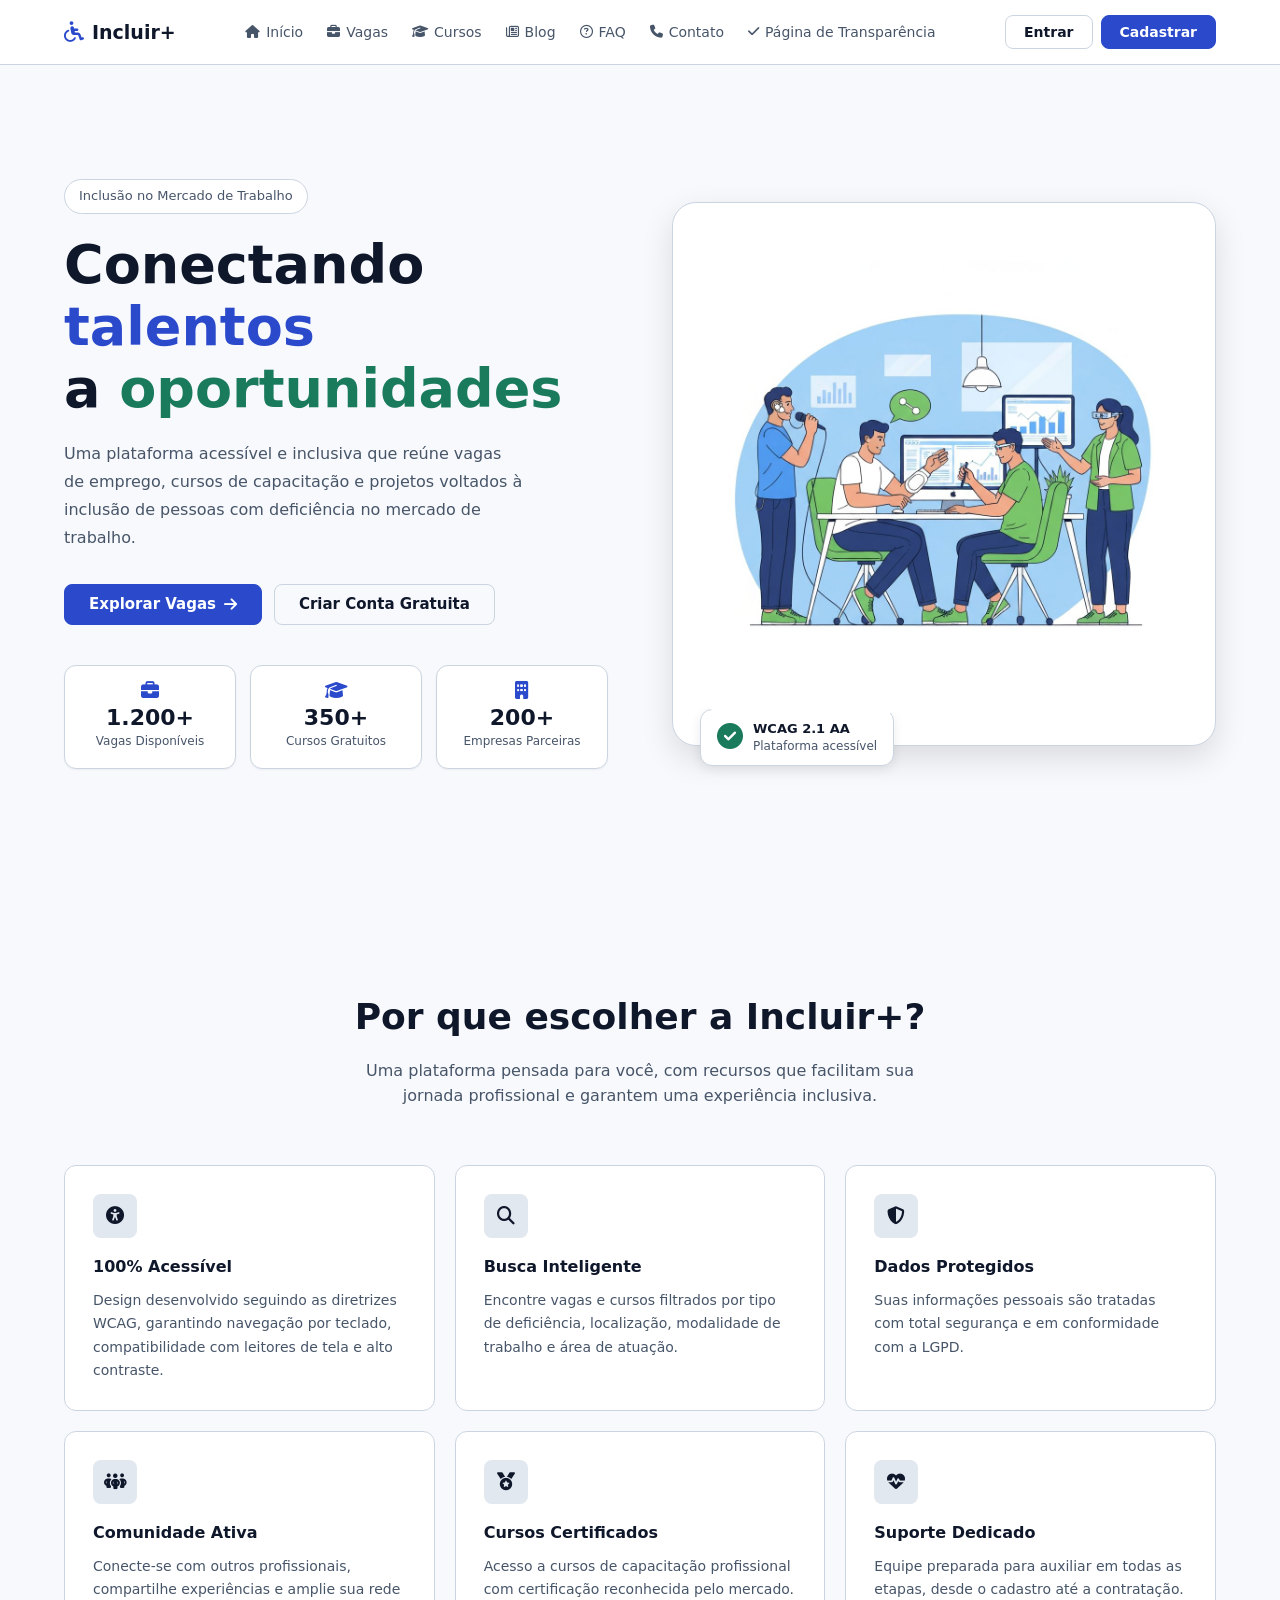
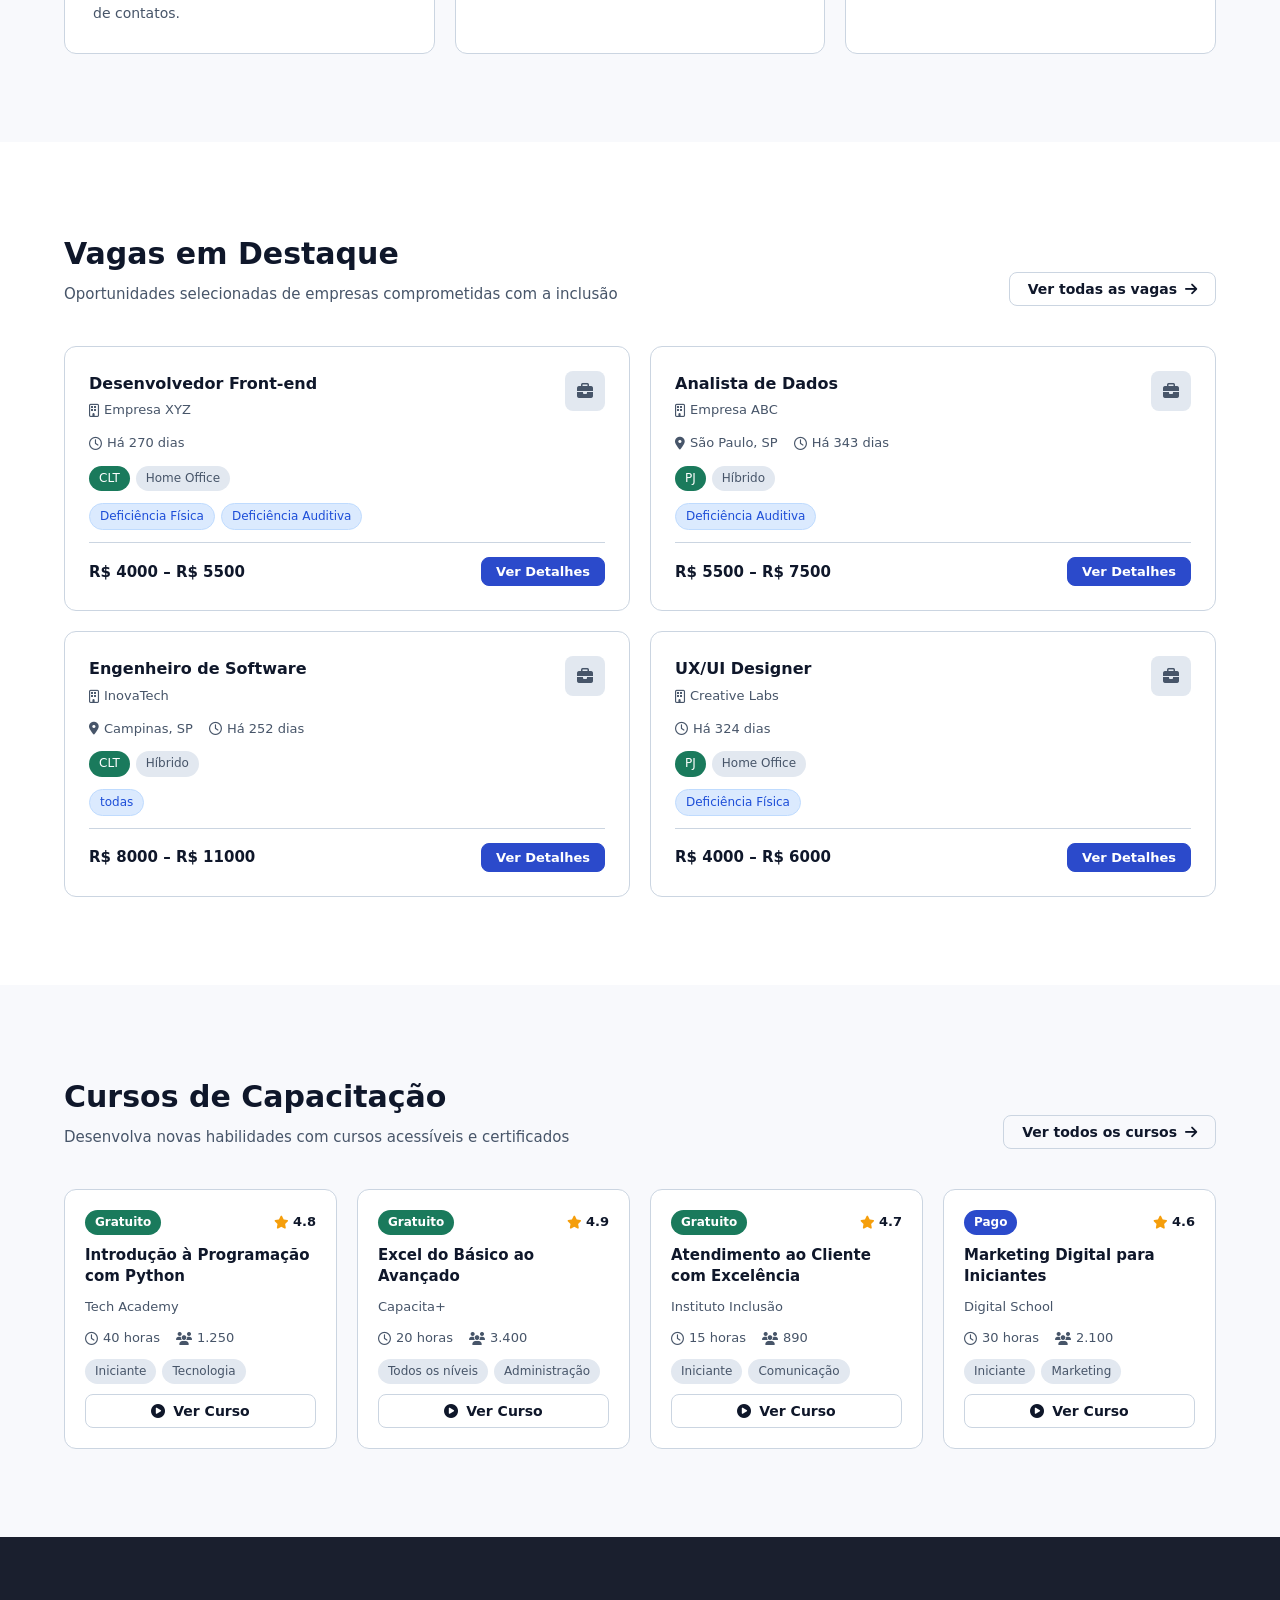
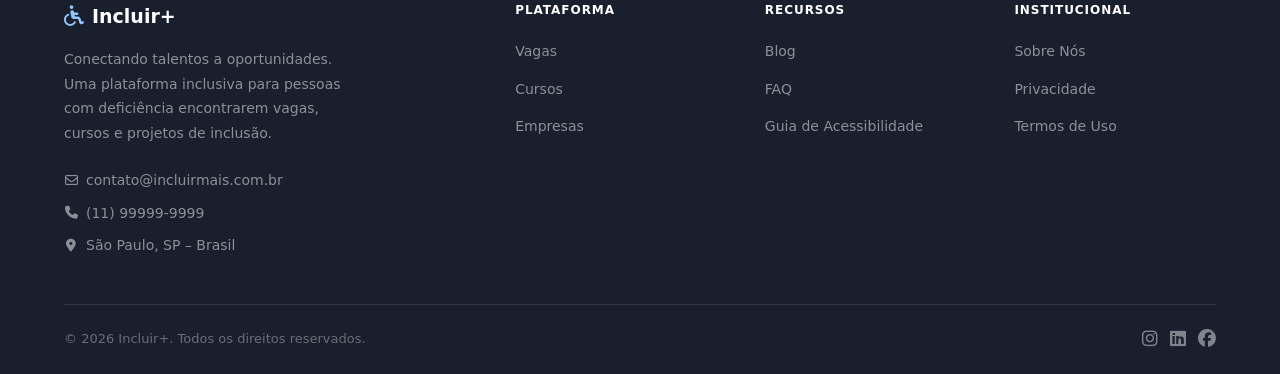
<file: paginas/index.html>
<!DOCTYPE html>
<html lang="pt-BR">
<head>
  <meta charset="UTF-8" />
  <meta name="viewport" content="width=device-width, initial-scale=1.0" />
  <meta name="description" content="Incluir+ — Plataforma acessível e inclusiva que conecta pessoas com deficiência a vagas de emprego, cursos e oportunidades." />
  <title>Incluir+ | Conectando talentos a oportunidades</title>

  <link rel="stylesheet" href="/estilos/pagina_inicial.css" />

  <link rel="stylesheet" href="../estilos/vagas_gui.css" />
  
  <link rel="stylesheet" href="https://cdnjs.cloudflare.com/ajax/libs/font-awesome/6.5.1/css/all.min.css" />

  <script type="module" src="../scripts/funcoes.js"></script>
  <script>
    window.onload = function(){
        carregar_nome_usuario();
        verificar_login_usuario();
    }
  </script>

</head>
<body>

  <!-- ============================
       NAVBAR
       ============================ -->
  <nav class="custom-navbar" id="navbar_custom" role="navigation" aria-label="Navegação principal">
    <div class="nav-container">

      <a href="index.html" class="nav-logo" aria-label="Incluir+ — Página inicial">
        <i class="fa-solid fa-wheelchair" aria-hidden="true"></i>
        <span>Incluir+</span>
      </a>

      <ul class="custom-nav-links" id="navLinks" role="list">
         <li><a href="index.html" class="active"><i class="fa-solid fa-house" aria-hidden="true"></i> Início</a></li>
        <li><a href="vagas_gui.html"><i class="fa-solid fa-briefcase" aria-hidden="true"></i> Vagas</a></li>
        <li><a href="Cursos.html"><i class="fa-solid fa-graduation-cap" aria-hidden="true"></i> Cursos</a></li>
        <li><a href="blog.html"><i class="fa-regular fa-newspaper" aria-hidden="true"></i> Blog</a></li>
        <li><a href="faq.html"><i class="fa-regular fa-circle-question" aria-hidden="true"></i> FAQ</a></li>
        <li><a href="contato.html"><i class="fa-solid fa-phone" aria-hidden="true"></i> Contato</a></li>
        <li><a href="Pagina_Transparencia.html"><i class="fa-solid fa-check" aria-hidden="true"></i> Página de Transparência</a></li>
        <li id="dashboard_option_nav"><a href="contato.html"><i class="fa-solid fa-chart-pie" aria-hidden="true"></i> Dashboard</a></li>
      </ul>

      <div class="custom-nav-actions">
        <div id="cabec_padrao">
            <a href="Login.html" class="btn btn-outline">Entrar</a>
            <a href="Cadastro.html" class="btn btn-primary">Cadastrar</a>
        </div>
        <div style="display: none; align-items: center; justify-content: center; gap: 10px;" id="div_logado">
            <i class="fa-solid fa-user usu_logado" onclick="redirecionar('Cadastro.html')" style="cursor: pointer;"></i>
            <span id="nome_usuario" onclick="redirecionar('Cadastro.html')"></span>
            <button type="button" class="btn btn-light me-2" id="bb_sair" onclick="deslogar()">Sair</button>
        </div>
      </div>

      <button class="custom-nav-toggle" id="navToggle" aria-label="Abrir menu" aria-expanded="false">
        <i class="fa-solid fa-bars" aria-hidden="true"></i>
      </button>

    </div>

    <!-- Mobile dropdown -->
    <div class="custom-nav-mobile" id="navMobile" aria-hidden="true">
      <ul role="list">
        <li><a href="index.html"><i class="fa-solid fa-house" aria-hidden="true"></i> Início</a></li>
        <li><a href="vagas_gui.html"><i class="fa-solid fa-briefcase" aria-hidden="true"></i> Vagas</a></li>
        <li><a href="Cursos.html"><i class="fa-solid fa-graduation-cap" aria-hidden="true"></i> Cursos</a></li>
        <li><a href="blog.html"><i class="fa-regular fa-newspaper" aria-hidden="true"></i> Blog</a></li>
        <li><a href="faq.html"><i class="fa-regular fa-circle-question" aria-hidden="true"></i> FAQ</a></li>
        <li><a href="contato.html"><i class="fa-solid fa-phone" aria-hidden="true"></i> Contato</a></li>
        <li><a href="Pagina_Transparencia.html"><i class="fa-solid fa-check" aria-hidden="true"></i> Página de Transparência</a></li>
        <li class="nav-item p-2 m-1" style="display: none; font-weight: bold;" id="dashboard_option_nav">
            <a class="text-dark/90 nav-link" href="#"><i class="fa-solid fa-chart-pie" style="margin-right: 5px;"></i>Dashboard</a>
        </li>
      </ul>
      <div class="custom-nav-mobile-actions">
        <a href="Login.html" class="btn btn-outline">Entrar</a>
        <a href="Cadastro.html" class="btn btn-primary">Cadastrar</a>
      </div>
    </div>
  </nav>

  <main>

    <!-- ============================
         HERO
         ============================ -->
    <section id="inicio" class="hero" aria-labelledby="hero-title">
      <div class="container">
        <div class="hero-content">

          <div class="hero-text">
            <span class="hero-badge">Inclusão no Mercado de Trabalho</span>
            <h1 class="hero-title" id="hero-title">
              Conectando <span class="text-primary">talentos</span><br />
              a <span class="text-secondary">oportunidades</span>
            </h1>
            <p class="hero-description">
              Uma plataforma acessível e inclusiva que reúne vagas de emprego, cursos de
              capacitação e projetos voltados à inclusão de pessoas com deficiência no mercado
              de trabalho.
            </p>
            <div class="hero-actions">
              <a href="#vagas" class="btn btn-primary btn-lg">
                Explorar Vagas <i class="fa-solid fa-arrow-right" aria-hidden="true"></i>
              </a>
              <a href="Cadastro.html" class="btn btn-outline btn-lg" id="btn_criar-conta">Criar Conta Gratuita</a>
            </div>

            <div class="hero-stats" role="list" aria-label="Números da plataforma">
              <div class="stat-card" role="listitem">
                <i class="fa-solid fa-briefcase" aria-hidden="true"></i>
                <span class="stat-number">1.200+</span>
                <span class="stat-label">Vagas Disponíveis</span>
              </div>
              <div class="stat-card" role="listitem">
                <i class="fa-solid fa-graduation-cap" aria-hidden="true"></i>
                <span class="stat-number">350+</span>
                <span class="stat-label">Cursos Gratuitos</span>
              </div>
              <div class="stat-card" role="listitem">
                <i class="fa-solid fa-building" aria-hidden="true"></i>
                <span class="stat-number">200+</span>
                <span class="stat-label">Empresas Parceiras</span>
              </div>
            </div>
          </div>

          <div class="hero-image">
            <div class="hero-image-card">
              <div class="hero-image-circle" aria-hidden="true"></div>
              <img
                src="../img/hero-inclusion.jpg"
                alt="Pessoas com e sem deficiência colaborando em um ambiente de trabalho moderno"
              />
            </div>
            <div class="wcag-badge" role="note" aria-label="Plataforma certificada WCAG 2.1 AA">
              <i class="fa-solid fa-circle-check" aria-hidden="true"></i>
              <div>
                <strong>WCAG 2.1 AA</strong>
                <span>Plataforma acessível</span>
              </div>
            </div>
          </div>

        </div>
      </div>
    </section>

    <!-- ============================
         FEATURES
         ============================ -->
    <section id="sobre" class="features" aria-labelledby="features-title">
      <div class="container">
        <div class="section-header">
          <h2 id="features-title">Por que escolher a Incluir+?</h2>
          <p>
            Uma plataforma pensada para você, com recursos que facilitam sua jornada
            profissional e garantem uma experiência inclusiva.
          </p>
        </div>

        <div class="features-grid">
          <article class="feature-card">
            <div class="feature-icon" aria-hidden="true">
              <i class="fa-solid fa-universal-access"></i>
            </div>
            <h3>100% Acessível</h3>
            <p>
              Design desenvolvido seguindo as diretrizes WCAG, garantindo navegação por
              teclado, compatibilidade com leitores de tela e alto contraste.
            </p>
          </article>

          <article class="feature-card">
            <div class="feature-icon" aria-hidden="true">
              <i class="fa-solid fa-magnifying-glass"></i>
            </div>
            <h3>Busca Inteligente</h3>
            <p>
              Encontre vagas e cursos filtrados por tipo de deficiência, localização,
              modalidade de trabalho e área de atuação.
            </p>
          </article>

          <article class="feature-card">
            <div class="feature-icon" aria-hidden="true">
              <i class="fa-solid fa-shield-halved"></i>
            </div>
            <h3>Dados Protegidos</h3>
            <p>
              Suas informações pessoais são tratadas com total segurança e em
              conformidade com a LGPD.
            </p>
          </article>

          <article class="feature-card">
            <div class="feature-icon" aria-hidden="true">
              <i class="fa-solid fa-people-group"></i>
            </div>
            <h3>Comunidade Ativa</h3>
            <p>
              Conecte-se com outros profissionais, compartilhe experiências e amplie
              sua rede de contatos.
            </p>
          </article>

          <article class="feature-card">
            <div class="feature-icon" aria-hidden="true">
              <i class="fa-solid fa-medal"></i>
            </div>
            <h3>Cursos Certificados</h3>
            <p>
              Acesso a cursos de capacitação profissional com certificação reconhecida
              pelo mercado.
            </p>
          </article>

          <article class="feature-card">
            <div class="feature-icon" aria-hidden="true">
              <i class="fa-solid fa-heart-pulse"></i>
            </div>
            <h3>Suporte Dedicado</h3>
            <p>
              Equipe preparada para auxiliar em todas as etapas, desde o cadastro até
              a contratação.
            </p>
          </article>
        </div>
      </div>
    </section>

    <!-- ============================
         VAGAS EM DESTAQUE
         ============================ -->
    <section id="vagas" class="jobs" aria-labelledby="jobs-title">
      <div class="container">
        <div class="section-header-row">
          <div>
            <h2 id="jobs-title">Vagas em Destaque</h2>
            <p>Oportunidades selecionadas de empresas comprometidas com a inclusão</p>
          </div>
          <a href="vagas_gui.html" class="btn btn-outline">
            Ver todas as vagas <i class="fa-solid fa-arrow-right" aria-hidden="true"></i>
          </a>
        </div>

        <div class="jobs-grid" id="jobs-grid">
          <!-- Vagas serão inseridas aqui dinamicamente via JavaScript -->

        </div>
      </div>
    </section>

    <!-- ============================
         CURSOS DE CAPACITAÇÃO
         ============================ -->
    <section id="cursos" class="courses" aria-labelledby="courses-title">
      <div class="container">
        <div class="section-header-row">
          <div>
            <h2 id="courses-title">Cursos de Capacitação</h2>
            <p>Desenvolva novas habilidades com cursos acessíveis e certificados</p>
          </div>
          <a href="Cursos.html" class="btn btn-outline">
            Ver todos os cursos <i class="fa-solid fa-arrow-right" aria-hidden="true"></i>
          </a>
        </div>

        <div class="courses-grid">

          <article class="course-card">
            <div class="course-card-top">
              <span class="badge badge-free">Gratuito</span>
              <span class="course-rating">
                <i class="fa-solid fa-star" aria-hidden="true"></i>
                <span>4.8</span>
              </span>
            </div>
            <h3 class="course-title">Introdução à Programação com Python</h3>
            <p class="course-institution">Tech Academy</p>
            <div class="course-meta">
              <span><i class="fa-regular fa-clock" aria-hidden="true"></i> 40 horas</span>
              <span><i class="fa-solid fa-users" aria-hidden="true"></i> 1.250</span>
            </div>
            <div class="course-tags">
              <span class="tag tag-level">Iniciante</span>
              <span class="tag tag-category">Tecnologia</span>
            </div>
            <a href="#" class="btn btn-outline btn-full">
              <i class="fa-solid fa-circle-play" aria-hidden="true"></i> Ver Curso
            </a>
          </article>

          <article class="course-card">
            <div class="course-card-top">
              <span class="badge badge-free">Gratuito</span>
              <span class="course-rating">
                <i class="fa-solid fa-star" aria-hidden="true"></i>
                <span>4.9</span>
              </span>
            </div>
            <h3 class="course-title">Excel do Básico ao Avançado</h3>
            <p class="course-institution">Capacita+</p>
            <div class="course-meta">
              <span><i class="fa-regular fa-clock" aria-hidden="true"></i> 20 horas</span>
              <span><i class="fa-solid fa-users" aria-hidden="true"></i> 3.400</span>
            </div>
            <div class="course-tags">
              <span class="tag tag-level">Todos os níveis</span>
              <span class="tag tag-category">Administração</span>
            </div>
            <a href="#" class="btn btn-outline btn-full">
              <i class="fa-solid fa-circle-play" aria-hidden="true"></i> Ver Curso
            </a>
          </article>

          <article class="course-card">
            <div class="course-card-top">
              <span class="badge badge-free">Gratuito</span>
              <span class="course-rating">
                <i class="fa-solid fa-star" aria-hidden="true"></i>
                <span>4.7</span>
              </span>
            </div>
            <h3 class="course-title">Atendimento ao Cliente com Excelência</h3>
            <p class="course-institution">Instituto Inclusão</p>
            <div class="course-meta">
              <span><i class="fa-regular fa-clock" aria-hidden="true"></i> 15 horas</span>
              <span><i class="fa-solid fa-users" aria-hidden="true"></i> 890</span>
            </div>
            <div class="course-tags">
              <span class="tag tag-level">Iniciante</span>
              <span class="tag tag-category">Comunicação</span>
            </div>
            <a href="#" class="btn btn-outline btn-full">
              <i class="fa-solid fa-circle-play" aria-hidden="true"></i> Ver Curso
            </a>
          </article>

          <article class="course-card">
            <div class="course-card-top">
              <span class="badge badge-paid">Pago</span>
              <span class="course-rating">
                <i class="fa-solid fa-star" aria-hidden="true"></i>
                <span>4.6</span>
              </span>
            </div>
            <h3 class="course-title">Marketing Digital para Iniciantes</h3>
            <p class="course-institution">Digital School</p>
            <div class="course-meta">
              <span><i class="fa-regular fa-clock" aria-hidden="true"></i> 30 horas</span>
              <span><i class="fa-solid fa-users" aria-hidden="true"></i> 2.100</span>
            </div>
            <div class="course-tags">
              <span class="tag tag-level">Iniciante</span>
              <span class="tag tag-category">Marketing</span>
            </div>
            <a href="#" class="btn btn-outline btn-full">
              <i class="fa-solid fa-circle-play" aria-hidden="true"></i> Ver Curso
            </a>
          </article>

        </div>
      </div>
    </section>

  </main>

  <!-- ============================
       FOOTER
       ============================ -->
  <footer class="footer" role="contentinfo">
    <div class="container">
      <div class="footer-grid">

        <div class="footer-brand">
          <a href="#inicio" class="nav-logo" aria-label="Incluir+ — Página inicial">
            <i class="fa-solid fa-wheelchair" aria-hidden="true"></i>
            <span>Incluir+</span>
          </a>
          <p>
            Conectando talentos a oportunidades. Uma plataforma inclusiva
            para pessoas com deficiência encontrarem vagas, cursos e projetos
            de inclusão.
          </p>
          <address class="footer-contact">
            <a href="mailto:contato@incluirmais.com.br">
              <i class="fa-regular fa-envelope" aria-hidden="true"></i>
              contato@incluirmais.com.br
            </a>
            <a href="tel:+5511999999999">
              <i class="fa-solid fa-phone" aria-hidden="true"></i>
              (11) 99999-9999
            </a>
            <span>
              <i class="fa-solid fa-location-dot" aria-hidden="true"></i>
              São Paulo, SP – Brasil
            </span>
          </address>
        </div>

        <div class="footer-links">
          <h4>Plataforma</h4>
          <ul>
            <li><a href="#vagas">Vagas</a></li>
            <li><a href="#cursos">Cursos</a></li>
            <li><a href="#">Empresas</a></li>
          </ul>
        </div>

        <div class="footer-links">
          <h4>Recursos</h4>
          <ul>
            <li><a href="#blog">Blog</a></li>
            <li><a href="#faq">FAQ</a></li>
            <li><a href="#">Guia de Acessibilidade</a></li>
          </ul>
        </div>

        <div class="footer-links">
          <h4>Institucional</h4>
          <ul>
            <li><a href="#">Sobre Nós</a></li>
            <li><a href="#">Privacidade</a></li>
            <li><a href="#">Termos de Uso</a></li>
          </ul>
        </div>

      </div>

      <div class="footer-bottom">
        <p>&copy; 2026 Incluir+. Todos os direitos reservados.</p>
        <div class="footer-social" aria-label="Redes sociais">
          <a href="#" aria-label="Instagram"><i class="fa-brands fa-instagram" aria-hidden="true"></i></a>
          <a href="#" aria-label="LinkedIn"><i class="fa-brands fa-linkedin" aria-hidden="true"></i></a>
          <a href="#" aria-label="Facebook"><i class="fa-brands fa-facebook" aria-hidden="true"></i></a>
        </div>
      </div>
    </div>
  </footer>

  <script src="/scripts/pagina_inicial.js"></script>
  <script src="../scripts/lista_vagas.js"></script>
  <script src="../scripts/vagas_gui.js"></script>

  <div class="modal-overlay" id="modalDetalhesOverlay">

    <div class="modal-box modal-detalhes">

      <div class="modal-header">
        <div>
          <h2 id="detalhesTitulo"></h2>
          <p id="detalhesEmpresa"></p>
        </div>

        <button
          class="modal-close"
          onclick="fecharModalDetalhes()"
        >
          <i class="fa-solid fa-xmark"></i>
        </button>
      </div>

      <div class="modal-body detalhes-body">

        <div class="detalhe-bloco">
          <h3>Descrição</h3>
          <p id="detalhesDescricao"></p>
        </div>

        <div class="detalhe-grid">

          <div class="detalhe-item">
            <span>Modalidade</span>
            <strong id="detalhesModalidade"></strong>
          </div>

          <div class="detalhe-item">
            <span>Contrato</span>
            <strong id="detalhesContrato"></strong>
          </div>

          <div class="detalhe-item">
            <span>Escolaridade</span>
            <strong id="detalhesEscolaridade"></strong>
          </div>

          <div class="detalhe-item">
            <span>Salário</span>
            <strong id="detalhesSalario"></strong>
          </div>

        </div>

        <div
          class="detalhe-bloco"
          id="blocoEndereco"
        >
          <h3>Endereço</h3>

          <p id="detalhesEndereco"></p>
        </div>

        <div class="detalhe-bloco">
          <h3>Benefícios</h3>
          <p id="detalhesBeneficios"></p>
        </div>

        <div class="detalhe-bloco">
          <h3>Requisitos</h3>
          <p id="detalhesRequisitos"></p>
        </div>

        <div class="detalhe-bloco">
          <h3>Requisitos Opcionais</h3>
          <p id="detalhesReqOpc"></p>
        </div>

        <div class="detalhe-bloco">
          <h3>Responsabilidades</h3>
          <p id="detalhesResponsabilidades"></p>
        </div>

        <div class="detalhe-bloco">
          <h3>Deficiências Aceitas</h3>
          <p id="detalhesDeficiencia"></p>
        </div>

      </div>

    </div>

  </div>

</body>
</html>
</file>
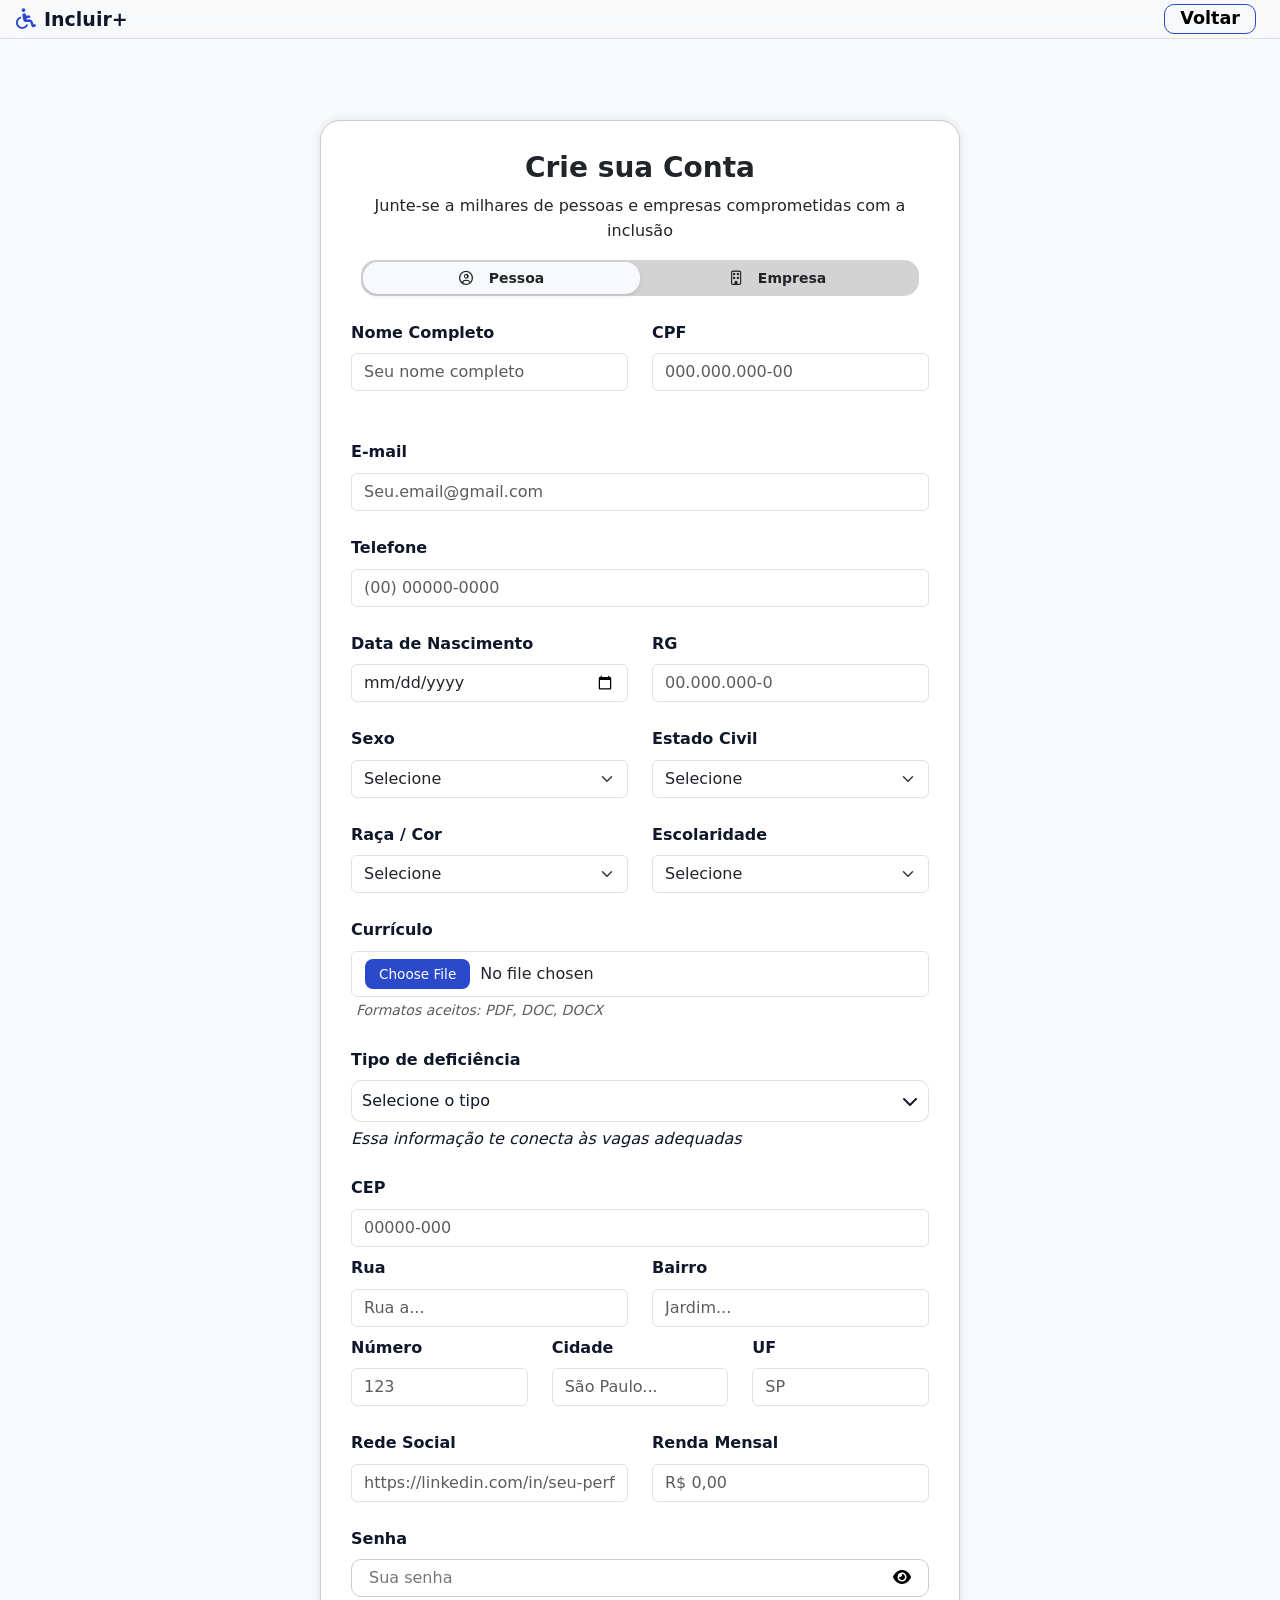
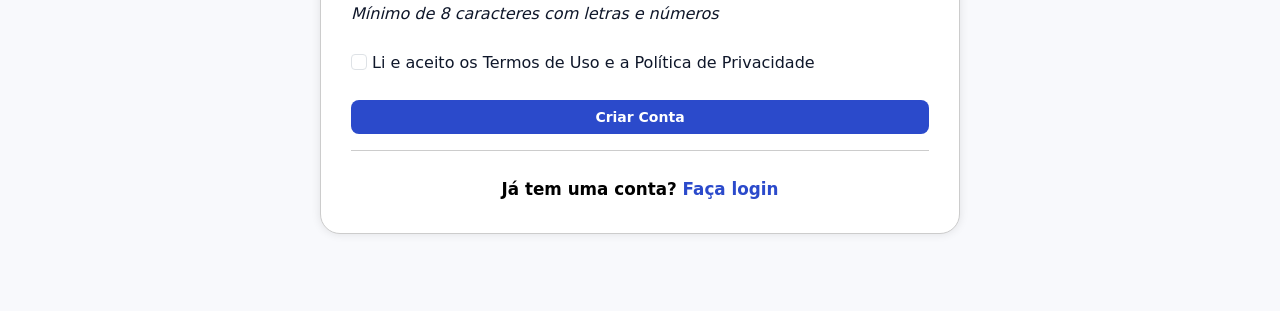
<file: paginas/Cadastro.html>
<!doctype html>
<html lang="pt-br">
  <head>
    <meta charset="utf-8">
    <meta name="viewport" content="width=device-width, initial-scale=1">
    <title>Cadastro | Incluir+</title>
    <link href="https://cdn.jsdelivr.net/npm/bootstrap@5.3.8/dist/css/bootstrap.min.css" rel="stylesheet" integrity="sha384-sRIl4kxILFvY47J16cr9ZwB07vP4J8+LH7qKQnuqkuIAvNWLzeN8tE5YBujZqJLB" crossorigin="anonymous">
    <link rel="stylesheet" href="https://cdnjs.cloudflare.com/ajax/libs/font-awesome/6.5.1/css/all.min.css">
    <link rel="stylesheet" href="../estilos/cadastro.css">
    <link rel="stylesheet" href="../estilos/cabecalho.css">
    <link rel="stylesheet" href="../estilos/pagina_inicial.css">
    <script type="module" src="../scripts/funcoes.js"></script>
    <script>
        window.onload = function() {
            carregar_array_usuarios();
            editar_usuario();
        };
    </script>

  </head>
  <body>
    <!-- Cabeçalho com NavBar -->
  <header class="navbar navbar-expand-lg bg-body-tertiary p-1 fixed-top border-bottom border-1 bg-white bg-opacity-75 border-bottom custom-blur">
        <div class="container-fluid">
            <a href="index.html" class="nav-logo" aria-label="Incluir+ — Página inicial">
                <i class="fa-solid fa-wheelchair" aria-hidden="true"></i>
                <span>Incluir+</span>
            </a>
            <div class="d-flex">
                <button type="button" class="btn btn-light me-2" id="bb_entrar" onclick="redirecionar('index.html')">Voltar</button>
            </div>
        </div>
    </header>
    <!--Fim do Cabecalho-->

    
    <form class="form_cadastro" onsubmit="salvar_usuario(event)">
        <h2 class="text-center text-dark" style="font-weight: 600; font-size: 1.75rem;"> <span id="titulo_cadastro">Crie</span> sua Conta</h2>
        <p class="text-center text-dark">Junte-se a milhares de pessoas e empresas comprometidas com a inclusão</p>
        <div class="tipo_cadastro">
            <button type="button" class="btn text-dark active" onclick="selecionar_tipo_cadastro(1)" id="btn_pessoa"><i class="fa-regular fa-circle-user me-2"></i>Pessoa</button>
            <button type="button" class="btn text-dark" onclick="selecionar_tipo_cadastro(2)" id="btn_empresa"><i class="fa-regular fa-building me-2"></i>Empresa</button>
        </div>
        <!--Cadastro de Pessoa-->
        <div class="mt-4 mb-4" id="pessoa" style="display: block;">
           <div class="row mt-4 mb-4">
                <div class="col">
                    <label class="mb-2" style="font-weight: 600;" for="nome">Nome Completo</label>
                    <input type="text" class="form-control" placeholder="Seu nome completo" id="nome" name="nome" required onblur="validar_nome(this)">
                    <p class="mb-4" style="font-style: italic;" id="hint_pessoa"></p>
                </div>
                <div class="col">
                    <label class="mb-2" style="font-weight: 600;" for="cpf">CPF</label>
                    <input type="text" class="form-control" placeholder="000.000.000-00" id="cpf" name="cpf" maxlength="14" required oninput="formatar_cpf(this)" onblur="validar_cpf(this)">
                    <p class="mb-4" style="font-style: italic;" id="hint_cpf"></p>
                </div>
            </div> 
            
            <div class="mb-4">
                <label class="mb-2" style="font-weight: 600;" for="email">E-mail</label>
                <input type="email" class="form-control" placeholder="Seu.email@gmail.com" id="email" name="email" required onblur="validar_email(this)">
                <p class="mb-4" style="font-style: italic;" id="hint_email"></p>
            </div>

            <div class="mb-4">
                <label class="mb-2" style="font-weight: 600;" for="telefone_pessoa">Telefone</label>
                <input type="text" class="form-control" placeholder="(00) 00000-0000" id="telefone_pessoa" name="telefone_pessoa" maxlength="15" required oninput="mascara('(##) #####-####', this, event)">
            </div>

            <div class="row mb-4">
                <div class="col">
                    <label class="mb-2" style="font-weight: 600;" for="dt_nascimento">Data de Nascimento</label>
                    <input type="date" class="form-control" id="dt_nascimento" name="dt_nascimento" required>
                </div>
                <div class="col">
                    <label class="mb-2" style="font-weight: 600;" for="rg">RG</label>
                    <input type="text" class="form-control" placeholder="00.000.000-0" id="rg" name="rg" required oninput="mascara('##.###.###-#', this, event)">
                </div>
            </div>

            <div class="row mb-4">
                <div class="col">
                    <label class="mb-2" style="font-weight: 600;" for="sexo">Sexo</label>
                    <select class="form-control form-select" id="sexo" name="sexo">
                        <option value="" disabled selected>Selecione</option>
                        <option value="M">Masculino</option>
                        <option value="F">Feminino</option>
                        <option value="NB">Não-binário</option>
                        <option value="O">Outro</option>
                        <option value="NI">Prefiro não informar</option>
                    </select>
                </div>
                <div class="col">
                    <label class="mb-2" style="font-weight: 600;" for="estado_civil">Estado Civil</label>
                    <select class="form-control form-select" id="estado_civil" name="estado_civil">
                        <option value="" disabled selected>Selecione</option>
                        <option value="solteiro">Solteiro(a)</option>
                        <option value="casado">Casado(a)</option>
                        <option value="divorciado">Divorciado(a)</option>
                        <option value="viuvo">Viúvo(a)</option>
                        <option value="uniao_estavel">União Estável</option>
                    </select>
                </div>
            </div>

            <div class="row mb-4">
                <div class="col">
                    <label class="mb-2" style="font-weight: 600;" for="raca">Raça / Cor</label>
                    <select class="form-control form-select" id="raca" name="raca">
                        <option value="" disabled selected>Selecione</option>
                        <option value="branca">Branca</option>
                        <option value="preta">Preta</option>
                        <option value="parda">Parda</option>
                        <option value="amarela">Amarela</option>
                        <option value="indigena">Indígena</option>
                        <option value="NI">Prefiro não informar</option>
                    </select>
                </div>
                <div class="col">
                    <label class="mb-2" style="font-weight: 600;" for="escolaridade">Escolaridade</label>
                    <select class="form-control form-select" id="escolaridade" name="escolaridade">
                        <option value="" disabled selected>Selecione</option>
                        <option value="fundamental_inc">Fundamental Incompleto</option>
                        <option value="fundamental">Fundamental Completo</option>
                        <option value="medio_inc">Médio Incompleto</option>
                        <option value="medio">Médio Completo</option>
                        <option value="superior_inc">Superior Incompleto</option>
                        <option value="superior">Superior Completo</option>
                        <option value="pos">Pós-graduação</option>
                        <option value="mestrado">Mestrado</option>
                        <option value="doutorado">Doutorado</option>
                    </select>
                </div>
            </div>


            <div class="mb-4">
                <label class="mb-2" style="font-weight: 600;" for="curriculo">Currículo</label>
                <input type="file" class="form-control input-file" id="curriculo" name="curriculo" accept=".pdf,.doc,.docx">
                <small class="text-muted" style="font-style: italic; padding: 5px;">Formatos aceitos: PDF, DOC, DOCX</small>
            </div>

            <div class="custom-select-container mb-1" id="selectPessoa">
                <label class="mb-2" style="font-weight: 600;" for="deficiencia">Tipo de deficiência</label>
                <div class="select-trigger" tabindex="0">
                    <span>Selecione o tipo</span>
                    <i class="fa-solid fa-chevron-down"></i>
                </div>
                
                <ul class="custom-options">
                    <li data-value="1" onclick="selecionar_op(this)">Física</li>
                    <li data-value="2" onclick="selecionar_op(this)">Auditiva</li>
                    <li data-value="3" onclick="selecionar_op(this)">Visual</li>
                    <li data-value="4" onclick="selecionar_op(this)">Intelectual</li>
                    <li data-value="5" onclick="selecionar_op(this)">Psicossocial</li>
                    <li data-value="6" onclick="selecionar_op(this)">Múltipla</li>
                </ul>
                
                <input type="hidden" name="deficiencia" id="deficiencia_input">
            </div>
            <p class="mb-4" style="font-style: italic;">Essa informação te conecta às vagas adequadas</p>
        </div>
        <!--Fim do cadastro de Pessoa-->

        <!--Cadastro de Empresa-->
        <div class="" id="empresa" style="display: none;">
           
            <div class="mb-4 mt-4">
                <label class="mb-2" style="font-weight: 600;" for="razao_social">Razão Social</label>
                <input type="text" class="form-control" placeholder="Nome da Empresa" id="razao_social" name="razao_social" required>
            </div>

            <div class="row mb-4">
                <div class="col">
                    <label style="font-weight: 600;" for="cnpj">CNPJ</label>
                    <input type="text" class="form-control" placeholder="00.000.000/0001-00" id="cnpj" name="cnpj" required oninput="formatar_cnpj(this)" onblur="validar_cnpj(this)">
                    <p class="mb-4" style="font-style: italic;" id="hint_cnpj"></p>
                </div>
                <div class="col">
                    <div class="custom-select-container mb-1" id="selectEmpresa">
                        <label style="font-weight: 600;" for="setor">Setor</label>
                        <div class="select-trigger" tabindex="0">
                            <span>Selecione o tipo</span>
                            <i class="fa-solid fa-chevron-down"></i>
                        </div>
                        <ul class="custom-options">
                            <li data-value="1" onclick="selecionar_op(this)">Tecnologia</li>
                            <li data-value="2" onclick="selecionar_op(this)">Saúde</li>
                            <li data-value="3" onclick="selecionar_op(this)">Educação</li>
                            <li data-value="4" onclick="selecionar_op(this)">Comércio</li>
                            <li data-value="5" onclick="selecionar_op(this)">Indústria</li>
                            <li data-value="6" onclick="selecionar_op(this)">Serviços</li>
                            <li data-value="7" onclick="selecionar_op(this)">Outros</li>
                        </ul>
                
                        <input type="hidden" name="setor" id="setor">
                    </div>
                </div>
            </div> 

            <div class="mb-4">
                <label class="mb-2" style="font-weight: 600;" for="nome_responsavel">Nome do Responsável</label>
                <input type="text" class="form-control" placeholder="Nome do responsável" id="nome_responsavel" name="nome_responsavel" required onblur="validar_nome_responsavel(this)">
                <p class="mb-4" style="font-style: italic;" id="hint_nome_responsavel"></p>
            </div>

            <div class="mb-4">
                <label class="mb-2" style="font-weight: 600;" for="email_corporativo">E-mail Corporativo</label>
                <input type="email" class="form-control" placeholder="contato@empresa.com" id="email_corporativo" name="email_corporativo" required onblur="validar_email_corporativo(this)">
                <p class="mb-4" style="font-style: italic;" id="hint_email_corporativo"></p>
            </div>

            <div class="mb-4">
                <label class="mb-2" style="font-weight: 600;" for="telefone_empresa">Telefone</label>
                <input type="text" class="form-control" placeholder="(00) 00000-0000" id="telefone_empresa" name="telefone_empresa" maxlength="15" required oninput="mascara('(##) #####-####', this, event)">
            </div>



            <div class="mb-4">
                <label class="mb-2" style="font-weight: 600;" for="finalidade_empresa">Objetivo da Empresa</label>
                <textarea class="form-control" id="finalidade_empresa" name="finalidade_empresa" rows="3" placeholder="Descreva brevemente a finalidade ou missão da empresa..." ></textarea>
            </div>

            
            <div class="row mb-4">
                <label style="font-weight: 600;" for="qtd_funcionarios">Quantidade de Funcionários</label>
                <input type="number" class="form-control" placeholder="0" id="qtd_funcionarios" name="qtd_funcionarios" required>
            </div>
           

            <div class="mb-4">
                <label class="mb-2" style="font-weight: 600;" for="logo_empresa">Logo da Empresa</label>
                <input type="file" class="form-control input-file" id="logo_empresa" name="logo_empresa" accept="image/*">
                <small class="text-muted" style="font-style: italic;">Formatos aceitos: PNG, JPG, SVG</small>
            </div>
        </div>
        <!--Fim do cadastro de Empresa-->

        
        <div id="campos_coringas">
             <div class="row mb-2">
                <label class="mb-2" style="font-weight: 600;" for="cep">CEP</label>
                <div class="mb-2"><input type="text" class="form-control" placeholder="00000-000" id="cep" name="cep" required oninput="mascara('#####-###', this, event)" onblur="preencherCEPAPI(this)"></div>
                <div class="col">
                   <label class="mb-2" style="font-weight: 600;" for="rua">Rua</label>
                   <input type="text" class="form-control" placeholder="Rua a..." id="rua" name="rua" required>
                </div>
                <div class="col">
                    <label class="mb-2" style="font-weight: 600;" for="bairro">Bairro</label>
                    <input type="text" class="form-control" placeholder="Jardim..." id="bairro" name="bairro" required>
                </div>                
            </div>

             <div class="row mb-4">
                <div class="col">
                   <label class="mb-2" style="font-weight: 600;" for="numero_end">Número</label>
                   <input type="text" class="form-control" placeholder="123" id="numero_end" name="numero_end" required>
                </div>
                <div class="col">
                    <label class="mb-2" style="font-weight: 600;" for="cidade">Cidade</label>
                    <input type="text" class="form-control" placeholder="São Paulo..." id="cidade" name="cidade" required>
                </div>
                <div class="col">
                   <label class="mb-2" style="font-weight: 600;" for="uf">UF</label>
                   <input type="text" class="form-control" placeholder="SP" id="uf" name="uf" maxlength="2" required oninput="this.value = this.value.toUpperCase()">
                </div>
            </div>

            <div class="row mb-4">
                <div class="col">
                    <label class="mb-2" style="font-weight: 600;" for="link_web" id="label_link_web">Rede Social</label>
                    <input type="url" class="form-control" placeholder="https://linkedin.com/in/seu-perfil" id="link_web" name="link_web">
                </div>
                <div class="col">
                    <label class="mb-2" style="font-weight: 600;" for="valor_mensal" id="label_valor_mensal">Renda Mensal</label>
                    <input type="text" class="form-control" placeholder="R$ 0,00" id="valor_mensal" name="valor_mensal" oninput="mascaraValor(this)">
                </div>
            </div>
        </div>
        

        <div class="mb-1">
            <label class="mb-2" style="font-weight: 600;" for="senha">Senha</label>
            <div class="row senha_pai">
                <input class="col-11 input_senha" type="password" class="form-control" placeholder="Sua senha" id="senha" name="senha" required onkeyup="verificar_senha()">
                <button class="col-1 alterna_senha"  type="button" id="mostrar" onclick="alternarsenha(this)"><i class="fa fa-eye"></i></button>
            </div>
        </div>
        <p class="mb-4" style="font-style: italic;" id="hint_senha">Mínimo de 8 caracteres com letras e números</p>

       

        <div class="mb-4 mt-4" id="aceitar_termos">
            <input type="checkbox" class="form-check-input" id="aceitar_termos">
            <label class="form-check-label" for="aceitar_termos">Li e aceito os Termos de Uso e a Política de Privacidade</label>
        </div>

        <button type="submit" class="btn btn_cadastrar" id="btn_cadastrar">Criar Conta</button>

        <div class="mt-3 ja_tem_conta" id="ja_tem_conta">
            <p>Já tem uma conta? <a href="Login.html">Faça login</a></p>
        </div>
    </form>
    
    <br>
    <br>
    <br>




    <script src="../scripts/contato.js"></script>
    <script src="https://cdn.jsdelivr.net/npm/bootstrap@5.3.8/dist/js/bootstrap.bundle.min.js" integrity="sha384-FKyoEForCGlyvwx9Hj09JcYn3nv7wiPVlz7YYwJrWVcXK/BmnVDxM+D2scQbITxI" crossorigin="anonymous"></script>
  </body>
</html>
</file>
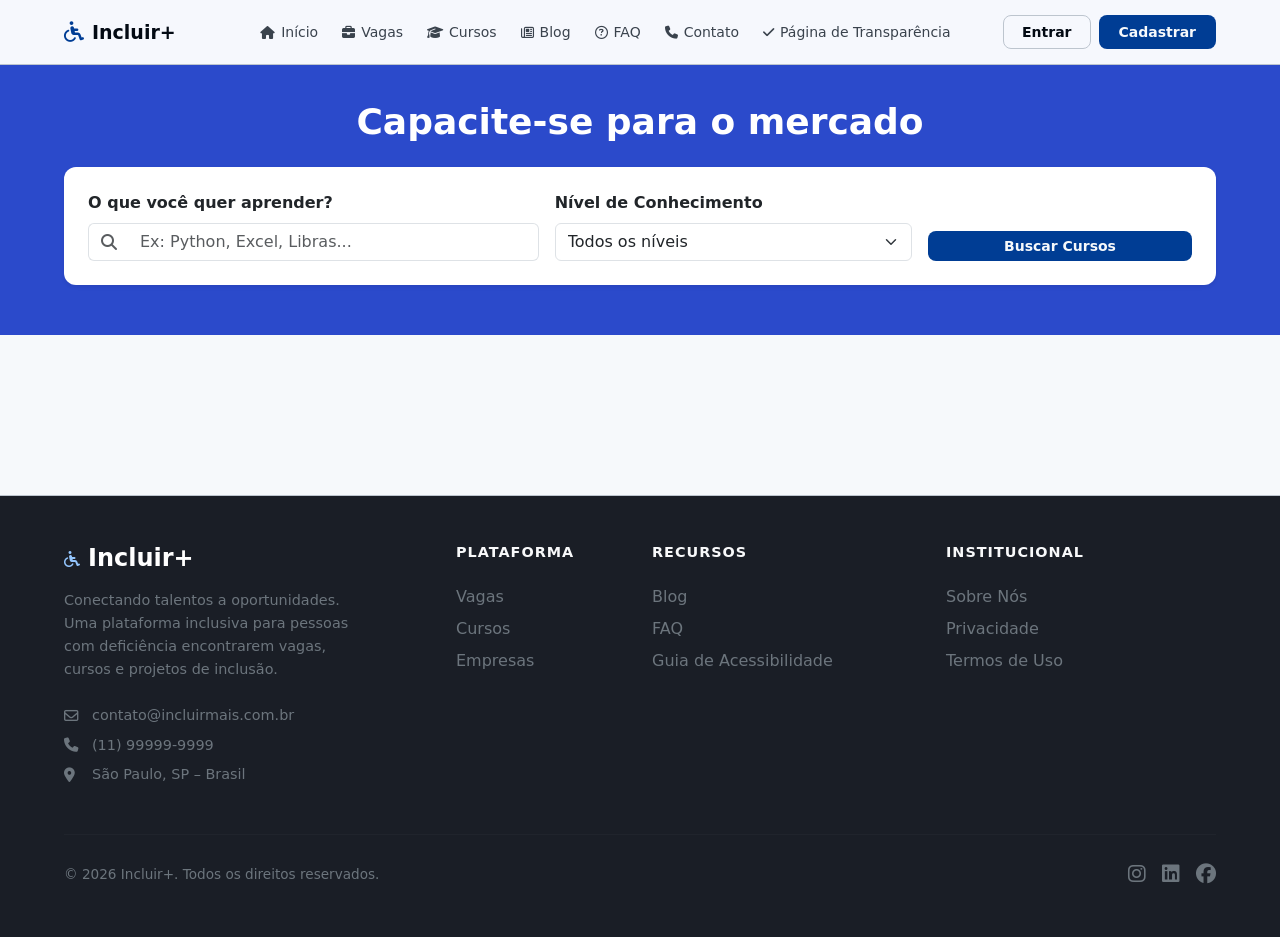
<file: paginas/Cursos.html>
<!doctype html>
<html lang="pt-br">

<head>
    <meta charset="utf-8">
    <meta name="viewport" content="width=device-width, initial-scale=1">
    <title>Cursos | Incluir+</title>
    <link href="https://cdn.jsdelivr.net/npm/bootstrap@5.3.3/dist/css/bootstrap.min.css" rel="stylesheet">
    <link rel="stylesheet" href="../estilos/pagina_inicial.css" />
    <link rel="stylesheet" href="https://cdnjs.cloudflare.com/ajax/libs/font-awesome/6.5.1/css/all.min.css">
    <style>
        .search-section { background: #f8f9fa; padding: 100px 0 50px; }
        .curso-card { transition: transform 0.2s, border-color 0.2s; border-radius: 12px; height: 100%; }
        .curso-card:hover { transform: translateY(-5px); border-color: #2b4acb; }
        .badge-categoria { background-color: #eef2ff; color: #2b4acb; font-weight: 600; }
        .price-free { color: #16a34a; font-weight: bold; }
        .custom-blur { backdrop-filter: blur(10px); background-color: rgba(255, 255, 255, 0.9) !important; }
    </style>

    <link rel="stylesheet" href="../estilos/Cursos.css" />

    <script type="module" src="../scripts/funcoes.js"></script>
    <script>
        window.onload = function(){
            carregar_nome_usuario();
            verificar_login_usuario();
        }
    </script>
</head>

<body>
    <!-- ============================
       NAVBAR
       ============================ -->
  <nav class="custom-navbar" id="navbar_custom" role="navigation" aria-label="Navegação principal">
    <div class="nav-container">

      <a href="index.html" class="nav-logo" aria-label="Incluir+ — Página inicial">
        <i class="fa-solid fa-wheelchair" aria-hidden="true"></i>
        <span>Incluir+</span>
      </a>

      <ul class="custom-nav-links mt-3" id="navLinks" role="list">
         <li><a href="index.html" class="active"><i class="fa-solid fa-house" aria-hidden="true"></i> Início</a></li>
        <li><a href="vagas_gui.html"><i class="fa-solid fa-briefcase" aria-hidden="true"></i> Vagas</a></li>
        <li><a href="Cursos.html"><i class="fa-solid fa-graduation-cap" aria-hidden="true"></i> Cursos</a></li>
        <li><a href="blog.html"><i class="fa-regular fa-newspaper" aria-hidden="true"></i> Blog</a></li>
        <li><a href="#faq"><i class="fa-regular fa-circle-question" aria-hidden="true"></i> FAQ</a></li>
        <li><a href="contato.html"><i class="fa-solid fa-phone" aria-hidden="true"></i> Contato</a></li>
        <li><a href="Pagina_Transparencia.html"><i class="fa-solid fa-check" aria-hidden="true"></i> Página de Transparência</a></li>
        <li id="dashboard_option_nav"><a href="contato.html"><i class="fa-solid fa-chart-pie" aria-hidden="true"></i> Dashboard</a></li>
      </ul>

      <div class="custom-nav-actions">
        <div id="cabec_padrao">
            <a href="Login.html" class="btn btn-outline">Entrar</a>
            <a href="Cadastro.html" class="btn btn-primary">Cadastrar</a>
        </div>
        <div style="display: none; align-items: center; justify-content: center; gap: 10px;" id="div_logado">
            <i class="fa-solid fa-user usu_logado" onclick="redirecionar('Cadastro.html')" style="cursor: pointer;"></i>
            <span id="nome_usuario" onclick="redirecionar('Cadastro.html')"></span>
            <button type="button" class="btn btn-light me-2" id="bb_sair" onclick="deslogar()">Sair</button>
        </div>
      </div>

      <button class="custom-nav-toggle" id="navToggle" aria-label="Abrir menu" aria-expanded="false">
        <i class="fa-solid fa-bars" aria-hidden="true"></i>
      </button>

    </div>

    <!-- Mobile dropdown -->
    <div class="custom-nav-mobile" id="navMobile" aria-hidden="true">
       <ul role="list">
        <li><a href="index.html"><i class="fa-solid fa-house" aria-hidden="true"></i> Início</a></li>
        <li><a href="vagas_gui.html"><i class="fa-solid fa-briefcase" aria-hidden="true"></i> Vagas</a></li>
        <li><a href="Cursos.html"><i class="fa-solid fa-graduation-cap" aria-hidden="true"></i> Cursos</a></li>
        <li><a href="blog.html"><i class="fa-regular fa-newspaper" aria-hidden="true"></i> Blog</a></li>
        <li><a href="faq.html"><i class="fa-regular fa-circle-question" aria-hidden="true"></i> FAQ</a></li>
        <li><a href="contato.html"><i class="fa-solid fa-phone" aria-hidden="true"></i> Contato</a></li>
        <li><a href="Pagina_Transparencia.html"><i class="fa-solid fa-check" aria-hidden="true"></i> Página de Transparência</a></li>
        <li class="nav-item p-2 m-1" style="display: none; font-weight: bold;" id="dashboard_option_nav">
            <a class="text-dark/90 nav-link" href="#"><i class="fa-solid fa-chart-pie" style="margin-right: 5px;"></i>Dashboard</a>
        </li>
      </ul>
      <div class="custom-nav-mobile-actions">
        <a href="Login.html" class="btn btn-outline">Entrar</a>
        <a href="Cadastro.html" class="btn btn-primary">Cadastrar</a>
      </div>
    </div>
  </nav>

    <section class="search-section" style="width: 100%;background-color: #2b4acb;">
        <div class="container">
            <h2 class="jobs-hero-title mb-4 fw-bold text-center" style="color: white;">Capacite-se para o mercado</h2>
            <div class="card p-4 shadow-sm border-0">
                <form class="row g-3" id="filtroCursos">
                    <div class="col-md-5">
                        <label class="form-label fw-semibold">O que você quer aprender?</label>
                        <div class="input-group">
                            <span class="input-group-text bg-white border-end-0"><i class="fa-solid fa-magnifying-glass text-muted"></i></span>
                            <input type="text" class="form-control border-start-0" id="inputBusca" placeholder="Ex: Python, Excel, Libras...">
                        </div>
                    </div>
                    <div class="col-md-4">
                        <label class="form-label fw-semibold">Nível de Conhecimento</label>
                        <select class="form-select" id="selectNivel">
                            <option value="todos">Todos os níveis</option>
                            <option value="Iniciante">Iniciante</option>
                            <option value="Intermediário">Intermediário</option>
                            <option value="Avançado">Avançado</option>
                        </select>
                    </div>
                    <div class="col-md-3 d-flex align-items-end">
                        <button type="submit" class="btn btn-primary w-100 py-2 fw-bold">Buscar Cursos</button>
                    </div>
                </form>
            </div>
        </div>
    </section>

    <!-- Listagem de Cursos -->
    <main class="container py-5">
        <div class="row g-4" id="listaCursos">
            <!-- Inserido via JS -->
        </div>
    </main>

    <!-- ============================
       FOOTER
       ============================ -->
  <footer class="bg-dark text-light py-5" role="contentinfo" style="background-color: #1a1e26 !important;">
    <div class="container">
        <div class="row gy-4">

        <div class="col-lg-4 col-md-12 text-start">
            <a href="#inicio" class="d-flex align-items-center text-decoration-none text-white mb-3" aria-label="Incluir+ — Página inicial">
            <i class="fa-solid fa-wheelchair me-2" style="color: #93c5fd;" aria-hidden="true"></i>
            <span class="h4 mb-0 fw-bold">Incluir+</span>
            </a>
            <p class="text-secondary mb-4" style="max-width: 300px; font-size: 0.9rem; line-height: 1.6;">
            Conectando talentos a oportunidades. Uma plataforma inclusiva
            para pessoas com deficiência encontrarem vagas, cursos e projetos
            de inclusão.
            </p>
            
            <div class="d-flex flex-column gap-2 text-secondary" style="font-size: 0.9rem;">
            <a href="mailto:contato@incluirmais.com.br" class="text-secondary text-decoration-none d-flex align-items-center">
                <i class="fa-regular fa-envelope me-2" style="width: 20px;"></i>
                contato@incluirmais.com.br
            </a>
            <a href="tel:+5511999999999" class="text-secondary text-decoration-none d-flex align-items-center">
                <i class="fa-solid fa-phone me-2" style="width: 20px;"></i>
                (11) 99999-9999
            </a>
            <span class="d-flex align-items-center">
                <i class="fa-solid fa-location-dot me-2" style="width: 20px;"></i>
                São Paulo, SP – Brasil
            </span>
            </div>
        </div>

        <div class="col-lg-2 col-md-4 text-start">
            <h5 class="text-uppercase fw-bold mb-4" style="font-size: 0.9rem; letter-spacing: 1px;">Plataforma</h5>
            <ul class="list-unstyled d-flex flex-column gap-2">
            <li><a href="#vagas" class="text-secondary text-decoration-none">Vagas</a></li>
            <li><a href="#cursos" class="text-secondary text-decoration-none">Cursos</a></li>
            <li><a href="#" class="text-secondary text-decoration-none">Empresas</a></li>
            </ul>
        </div>

        <div class="col-lg-3 col-md-4 text-start">
            <h5 class="text-uppercase fw-bold mb-4" style="font-size: 0.9rem; letter-spacing: 1px;">Recursos</h5>
            <ul class="list-unstyled d-flex flex-column gap-2">
            <li><a href="#blog" class="text-secondary text-decoration-none">Blog</a></li>
            <li><a href="#faq" class="text-secondary text-decoration-none">FAQ</a></li>
            <li><a href="#" class="text-secondary text-decoration-none">Guia de Acessibilidade</a></li>
            </ul>
        </div>

        <div class="col-lg-3 col-md-4 text-start">
            <h5 class="text-uppercase fw-bold mb-4" style="font-size: 0.9rem; letter-spacing: 1px;">Institucional</h5>
            <ul class="list-unstyled d-flex flex-column gap-2">
            <li><a href="#" class="text-secondary text-decoration-none">Sobre Nós</a></li>
            <li><a href="#" class="text-secondary text-decoration-none">Privacidade</a></li>
            <li><a href="#" class="text-secondary text-decoration-none">Termos de Uso</a></li>
            </ul>
        </div>

        </div>

        <hr class="mt-5 mb-4" style="border-color: rgba(255,255,255,0.1);">
        
        <div class="row align-items-center">
        <div class="col-md-6 text-center text-md-start">
            <p class="mb-0 text-secondary" style="font-size: 0.85rem;">&copy; 2026 Incluir+. Todos os direitos reservados.</p>
        </div>
        <div class="col-md-6 text-center text-md-end mt-3 mt-md-0">
            <div class="d-flex justify-content-center justify-content-md-end gap-3 fs-5 text-secondary">
            <a href="#" class="text-secondary text-decoration-none"><i class="fa-brands fa-instagram"></i></a>
            <a href="#" class="text-secondary text-decoration-none"><i class="fa-brands fa-linkedin"></i></a>
            <a href="#" class="text-secondary text-decoration-none"><i class="fa-brands fa-facebook"></i></a>
            </div>
        </div>
        </div>
    </div>
    </footer>

    <script src="../scripts/Cursos.js"></script>
    <script src="../scripts/pagina_inicial.js"></script>
    <script src="https://cdn.jsdelivr.net/npm/bootstrap@5.3.3/dist/js/bootstrap.bundle.min.js"></script>
</body>
</html>
</file>
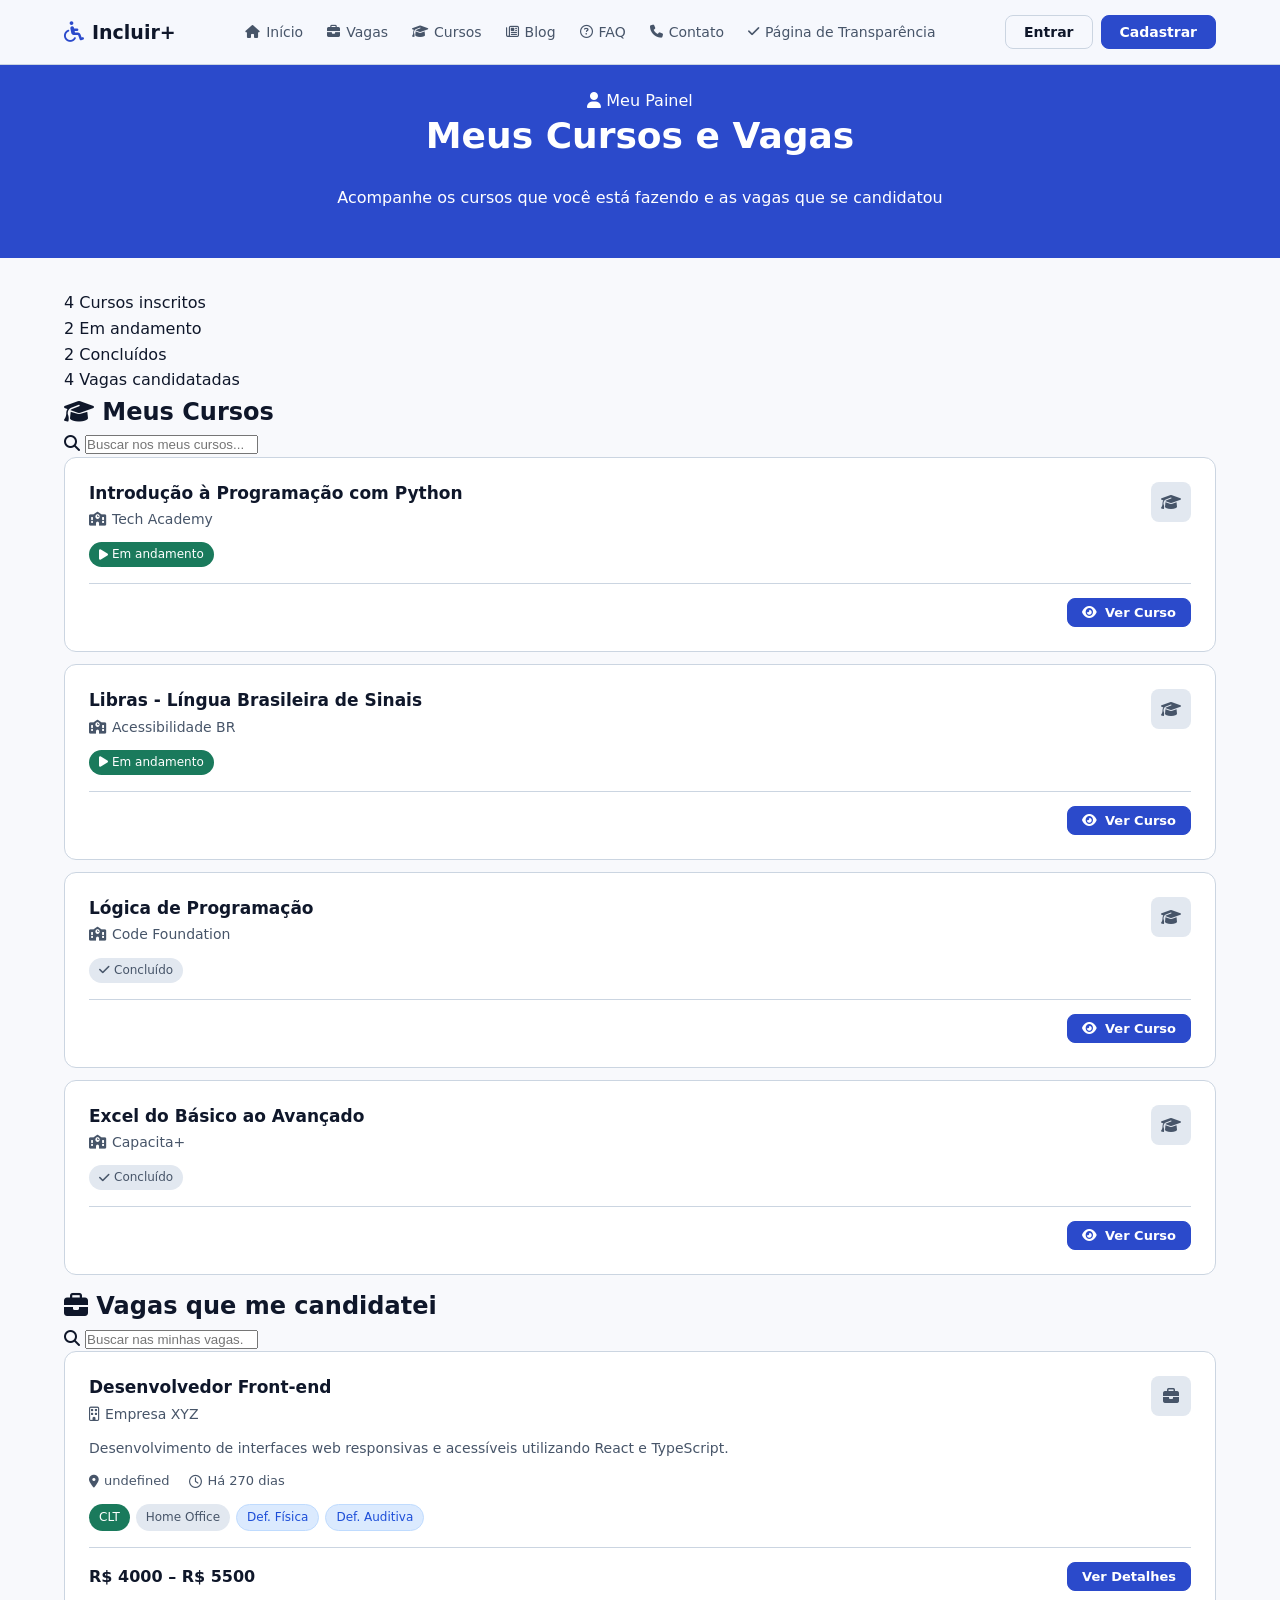
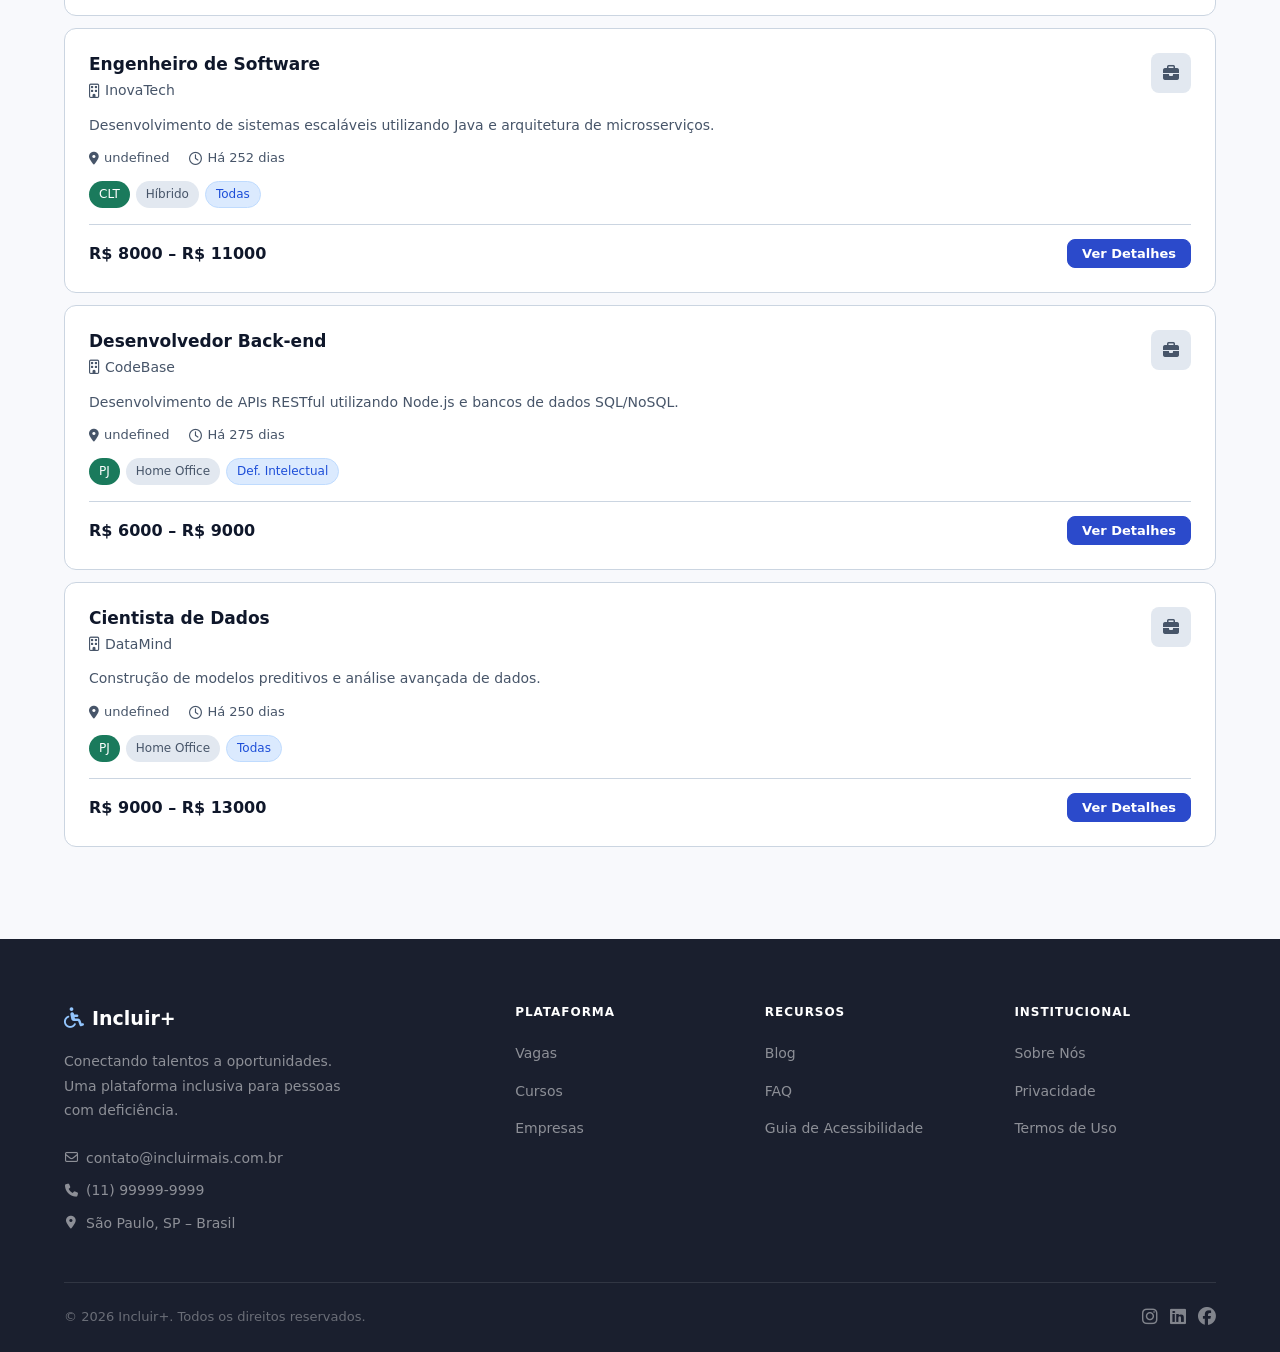
<file: paginas/dashboard_usuario.html>
<!DOCTYPE html>
<html lang="pt-BR">
<head>
  <meta charset="UTF-8" />
  <meta name="viewport" content="width=device-width, initial-scale=1.0" />
  <meta name="description" content="Incluir+ — Painel do usuário para gerenciar_courses e vagas." />
  <title>Meu Painel | Incluir+</title>
  <link rel="stylesheet" href="../estilos/pagina_inicial.css" />
  <link rel="stylesheet" href="../estilos/vagas_gui.css" />
  <link rel="stylesheet" href="https://cdnjs.cloudflare.com/ajax/libs/font-awesome/6.5.1/css/all.min.css" />
  <script type="module" src="../scripts/funcoes.js"></script>
  <script>
    window.onload = function(){
        carregar_nome_usuario();
        verificar_login_usuario();
    }
  </script>

</head>
<body>

  <!-- ============================
       NAVBAR
       ============================ -->
  <nav class="custom-navbar" id="navbar_custom" role="navigation" aria-label="Navegação principal">
    <div class="nav-container">

      <a href="index.html" class="nav-logo" aria-label="Incluir+ — Página inicial">
        <i class="fa-solid fa-wheelchair" aria-hidden="true"></i>
        <span>Incluir+</span>
      </a>

      <ul class="custom-nav-links" id="navLinks" role="list">
         <li><a href="index.html" class="active"><i class="fa-solid fa-house" aria-hidden="true"></i> Início</a></li>
        <li><a href="vagas_gui.html"><i class="fa-solid fa-briefcase" aria-hidden="true"></i> Vagas</a></li>
        <li><a href="Cursos.html"><i class="fa-solid fa-graduation-cap" aria-hidden="true"></i> Cursos</a></li>
        <li><a href="blog.html"><i class="fa-regular fa-newspaper" aria-hidden="true"></i> Blog</a></li>
        <li><a href="faq.html"><i class="fa-regular fa-circle-question" aria-hidden="true"></i> FAQ</a></li>
        <li><a href="contato.html"><i class="fa-solid fa-phone" aria-hidden="true"></i> Contato</a></li>
        <li><a href="Pagina_Transparencia.html"><i class="fa-solid fa-check" aria-hidden="true"></i> Página de Transparência</a></li>
        <li id="dashboard_option_nav"><a href="dashboard_usuario.html"><i class="fa-solid fa-chart-pie" aria-hidden="true"></i> Dashboard</a></li>
      </ul>

      <div class="custom-nav-actions">
        <div id="cabec_padrao">
            <a href="Login.html" class="btn btn-outline">Entrar</a>
            <a href="Cadastro.html" class="btn btn-primary">Cadastrar</a>
        </div>
        <div style="display: none; align-items: center; justify-content: center; gap: 10px;" id="div_logado">
            <i class="fa-solid fa-user usu_logado" onclick="redirecionar('Cadastro.html')" style="cursor: pointer;"></i>
            <span id="nome_usuario" onclick="redirecionar('Cadastro.html')"></span>
            <button type="button" class="btn btn-light me-2" id="bb_sair" onclick="deslogar()">Sair</button>
        </div>
      </div>

      <button class="custom-nav-toggle" id="navToggle" aria-label="Abrir menu" aria-expanded="false">
        <i class="fa-solid fa-bars" aria-hidden="true"></i>
      </button>

    </div>

    <!-- Mobile dropdown -->
    <div class="custom-nav-mobile" id="navMobile" aria-hidden="true">
      <ul role="list">
        <li><a href="index.html"><i class="fa-solid fa-house" aria-hidden="true"></i> Início</a></li>
        <li><a href="vagas_gui.html"><i class="fa-solid fa-briefcase" aria-hidden="true"></i> Vagas</a></li>
        <li><a href="Cursos.html"><i class="fa-solid fa-graduation-cap" aria-hidden="true"></i> Cursos</a></li>
        <li><a href="blog.html"><i class="fa-regular fa-newspaper" aria-hidden="true"></i> Blog</a></li>
        <li><a href="faq.html"><i class="fa-regular fa-circle-question" aria-hidden="true"></i> FAQ</a></li>
        <li><a href="contato.html"><i class="fa-solid fa-phone" aria-hidden="true"></i> Contato</a></li>
        <li><a href="Pagina_Transparencia.html"><i class="fa-solid fa-check" aria-hidden="true"></i> Página de Transparência</a></li>
        <li class="nav-item p-2 m-1" style="display: none; font-weight: bold;" id="dashboard_option_nav">
            <a class="text-dark/90 nav-link" href="dashboard_usuario.html"><i class="fa-solid fa-chart-pie" style="margin-right: 5px;"></i>Dashboard</a>
        </li>
      </ul>
      <div class="custom-nav-mobile-actions">
        <a href="Login.html" class="btn btn-outline">Entrar</a>
        <a href="Cadastro.html" class="btn btn-primary">Cadastrar</a>
      </div>
    </div>
  </nav>
  <main>

    <!-- ============================
         HERO / CABEÇALHO DO USUÁRIO
         ============================ -->
    <section class="jobs-hero empresa-hero" aria-labelledby="usuario-hero-title">
      <div class="empresa-hero-content">
        <div>
          <p class="empresa-hero-label">
            <i class="fa-solid fa-user" aria-hidden="true"></i> Meu Painel
          </p>
          <h1 id="usuario-hero-title">Meus Cursos e Vagas</h1>
          <p class="empresa-hero-sub">Acompanhe os cursos que você está fazendo e as vagas que se candidatou</p>
        </div>
      </div>
    </section>

    <!-- ============================
         PAINEL DO USUÁRIO
         ============================ -->
    <div class="jobs-page">
      <div class="container">

        <!-- Estatísticas rápidas -->
        <div class="empresa-stats" role="list" aria-label="Estatísticas do usuário">
          <div class="empresa-stat-card" role="listitem">
            <span class="empresa-stat-number" id="statTotalCursos">0</span>
            <span class="empresa-stat-label">Cursos inscritos</span>
          </div>
          <div class="empresa-stat-card empresa-stat-active" role="listitem">
            <span class="empresa-stat-number" id="statEmAndamento">0</span>
            <span class="empresa-stat-label">Em andamento</span>
          </div>
          <div class="empresa-stat-card empresa-stat-paused" role="listitem">
            <span class="empresa-stat-number" id="statConcluidos">0</span>
            <span class="empresa-stat-label">Concluídos</span>
          </div>
          <div class="empresa-stat-card empresa-stat-active" role="listitem">
            <span class="empresa-stat-number" id="statTotalVagas">0</span>
            <span class="empresa-stat-label">Vagas candidatadas</span>
          </div>
        </div>

        <!-- ============================
             SEÇÃO 1: MEUS CURSOS
             ============================ -->
        <div class="dashboard-section" id="secaoCursos">
          <div class="dashboard-section-header">
            <h2><i class="fa-solid fa-graduation-cap" aria-hidden="true"></i> Meus Cursos</h2>
            <div class="empresa-search-wrap dashboard-search">
              <i class="fa-solid fa-magnifying-glass" aria-hidden="true"></i>
              <input
                type="search"
                id="searchCursos"
                placeholder="Buscar nos meus cursos..."
                aria-label="Buscar nos meus cursos"
                autocomplete="off"
              />
            </div>
          </div>
          <ul class="empresa-jobs-list" id="listaMeusCursos" role="list" aria-label="Cursos inscritos">
          </ul>
          <div class="jobs-empty" id="emptyCursos" hidden>
            <i class="fa-solid fa-graduation-cap" aria-hidden="true"></i>
            <h3>Nenhum curso encontrado</h3>
            <p>Você ainda não se inscreveu em nenhum curso ou a busca não retornou resultados.</p>
          </div>
        </div>

        <!-- ============================
             SEÇÃO 2: MINHAS VAGAS
             ============================ -->
        <div class="dashboard-section" id="secaoVagas">
          <div class="dashboard-section-header">
            <h2><i class="fa-solid fa-briefcase" aria-hidden="true"></i> Vagas que me candidatei</h2>
            <div class="empresa-search-wrap dashboard-search">
              <i class="fa-solid fa-magnifying-glass" aria-hidden="true"></i>
              <input
                type="search"
                id="searchVagas"
                placeholder="Buscar nas minhas vagas..."
                aria-label="Buscar nas minhas vagas"
                autocomplete="off"
              />
            </div>
          </div>
          <ul class="empresa-jobs-list" id="listaMinhasVagas" role="list" aria-label="Vagas candidatadas">
          </ul>
          <div class="jobs-empty" id="emptyVagas" hidden>
            <i class="fa-solid fa-briefcase" aria-hidden="true"></i>
            <h3>Nenhuma vaga encontrada</h3>
            <p>Você ainda não se candidatou a nenhuma vaga ou a busca não retornou resultados.</p>
          </div>
        </div>

      </div>
    </div>

  </main>

  <!-- ============================
       FOOTER
       ============================ -->
  <footer class="footer" role="contentinfo">
    <div class="container">
      <div class="footer-grid">
        <div class="footer-brand">
          <a href="index.html" class="nav-logo">
            <i class="fa-solid fa-wheelchair" aria-hidden="true"></i>
            <span>Incluir+</span>
          </a>
          <p>Conectando talentos a oportunidades. Uma plataforma inclusiva para pessoas com deficiência.</p>
          <address class="footer-contact">
            <a href="mailto:contato@incluirmais.com.br">
              <i class="fa-regular fa-envelope" aria-hidden="true"></i> contato@incluirmais.com.br
            </a>
            <a href="tel:+5511999999999">
              <i class="fa-solid fa-phone" aria-hidden="true"></i> (11) 99999-9999
            </a>
            <span>
              <i class="fa-solid fa-location-dot" aria-hidden="true"></i> São Paulo, SP – Brasil
            </span>
          </address>
        </div>
        <div class="footer-links">
          <h4>Plataforma</h4>
          <ul>
            <li><a href="vagas.html">Vagas</a></li>
            <li><a href="#">Cursos</a></li>
            <li><a href="#">Empresas</a></li>
          </ul>
        </div>
        <div class="footer-links">
          <h4>Recursos</h4>
          <ul>
            <li><a href="#">Blog</a></li>
            <li><a href="#">FAQ</a></li>
            <li><a href="#">Guia de Acessibilidade</a></li>
          </ul>
        </div>
        <div class="footer-links">
          <h4>Institucional</h4>
          <ul>
            <li><a href="#">Sobre Nós</a></li>
            <li><a href="#">Privacidade</a></li>
            <li><a href="#">Termos de Uso</a></li>
          </ul>
        </div>
      </div>
      <div class="footer-bottom">
        <p>&copy; 2026 Incluir+. Todos os direitos reservados.</p>
        <div class="footer-social" aria-label="Redes sociais">
          <a href="#" aria-label="Instagram"><i class="fa-brands fa-instagram" aria-hidden="true"></i></a>
          <a href="#" aria-label="LinkedIn"><i class="fa-brands fa-linkedin" aria-hidden="true"></i></a>
          <a href="#" aria-label="Facebook"><i class="fa-brands fa-facebook" aria-hidden="true"></i></a>
        </div>
      </div>
    </div>
  </footer>

  <script src="../scripts/pagina_inicial.js"></script>
  <script src="../scripts/lista_vagas.js"></script>
  <script src="../scripts/dashboard_usuario.js"></script>
  <script src="../scripts/vagas_gui.js"></script>

  <!-- =========================
      MODAL DETALHES DA VAGA
  ========================= -->

  <div
    class="modal-overlay"
    id="modalDetalhesOverlay"
  >

    <div class="modal-box modal-detalhes">

      <!-- HEADER -->
      <div class="modal-header">

        <div>

          <h2 id="detalhesTitulo">
            Título da vaga
          </h2>

          <p id="detalhesEmpresa">
            Empresa
          </p>

        </div>

        <button
          type="button"
          class="modal-close"
          onclick="fecharModalDetalhes()"
        >
          <i class="fa-solid fa-xmark"></i>
        </button>

      </div>


      <!-- BODY -->
      <div class="modal-body detalhes-body">

        <!-- DESCRIÇÃO -->
        <div class="detalhe-bloco">

          <h3>Descrição</h3>

          <p id="detalhesDescricao"></p>

        </div>


        <!-- GRID -->
        <div class="detalhe-grid">

          <div class="detalhe-item">

            <span>Modalidade</span>

            <strong id="detalhesModalidade"></strong>

          </div>

          <div class="detalhe-item">

            <span>Contrato</span>

            <strong id="detalhesContrato"></strong>

          </div>

          <div class="detalhe-item">

            <span>Escolaridade</span>

            <strong id="detalhesEscolaridade"></strong>

          </div>

          <div class="detalhe-item">

            <span>Salário</span>

            <strong id="detalhesSalario"></strong>

          </div>

        </div>


        <!-- ENDEREÇO -->
        <div
          class="detalhe-bloco"
          id="blocoEndereco"
        >

          <h3>Endereço</h3>

          <p id="detalhesEndereco"></p>

        </div>


        <!-- BENEFÍCIOS -->
        <div class="detalhe-bloco">

          <h3>Benefícios</h3>

          <p id="detalhesBeneficios"></p>

        </div>


        <!-- REQUISITOS -->
        <div class="detalhe-bloco">

          <h3>Requisitos</h3>

          <p id="detalhesRequisitos"></p>

        </div>


        <!-- REQUISITOS OPCIONAIS -->
        <div class="detalhe-bloco">

          <h3>Requisitos Opcionais</h3>

          <p id="detalhesReqOpc"></p>

        </div>


        <!-- RESPONSABILIDADES -->
        <div class="detalhe-bloco">

          <h3>Responsabilidades</h3>

          <p id="detalhesResponsabilidades"></p>

        </div>


        <!-- DEFICIÊNCIAS -->
        <div class="detalhe-bloco">

          <h3>Deficiências Aceitas</h3>

          <p id="detalhesDeficiencia"></p>

        </div>

      </div>

    </div>

  </div>

</body>
</html>
</file>
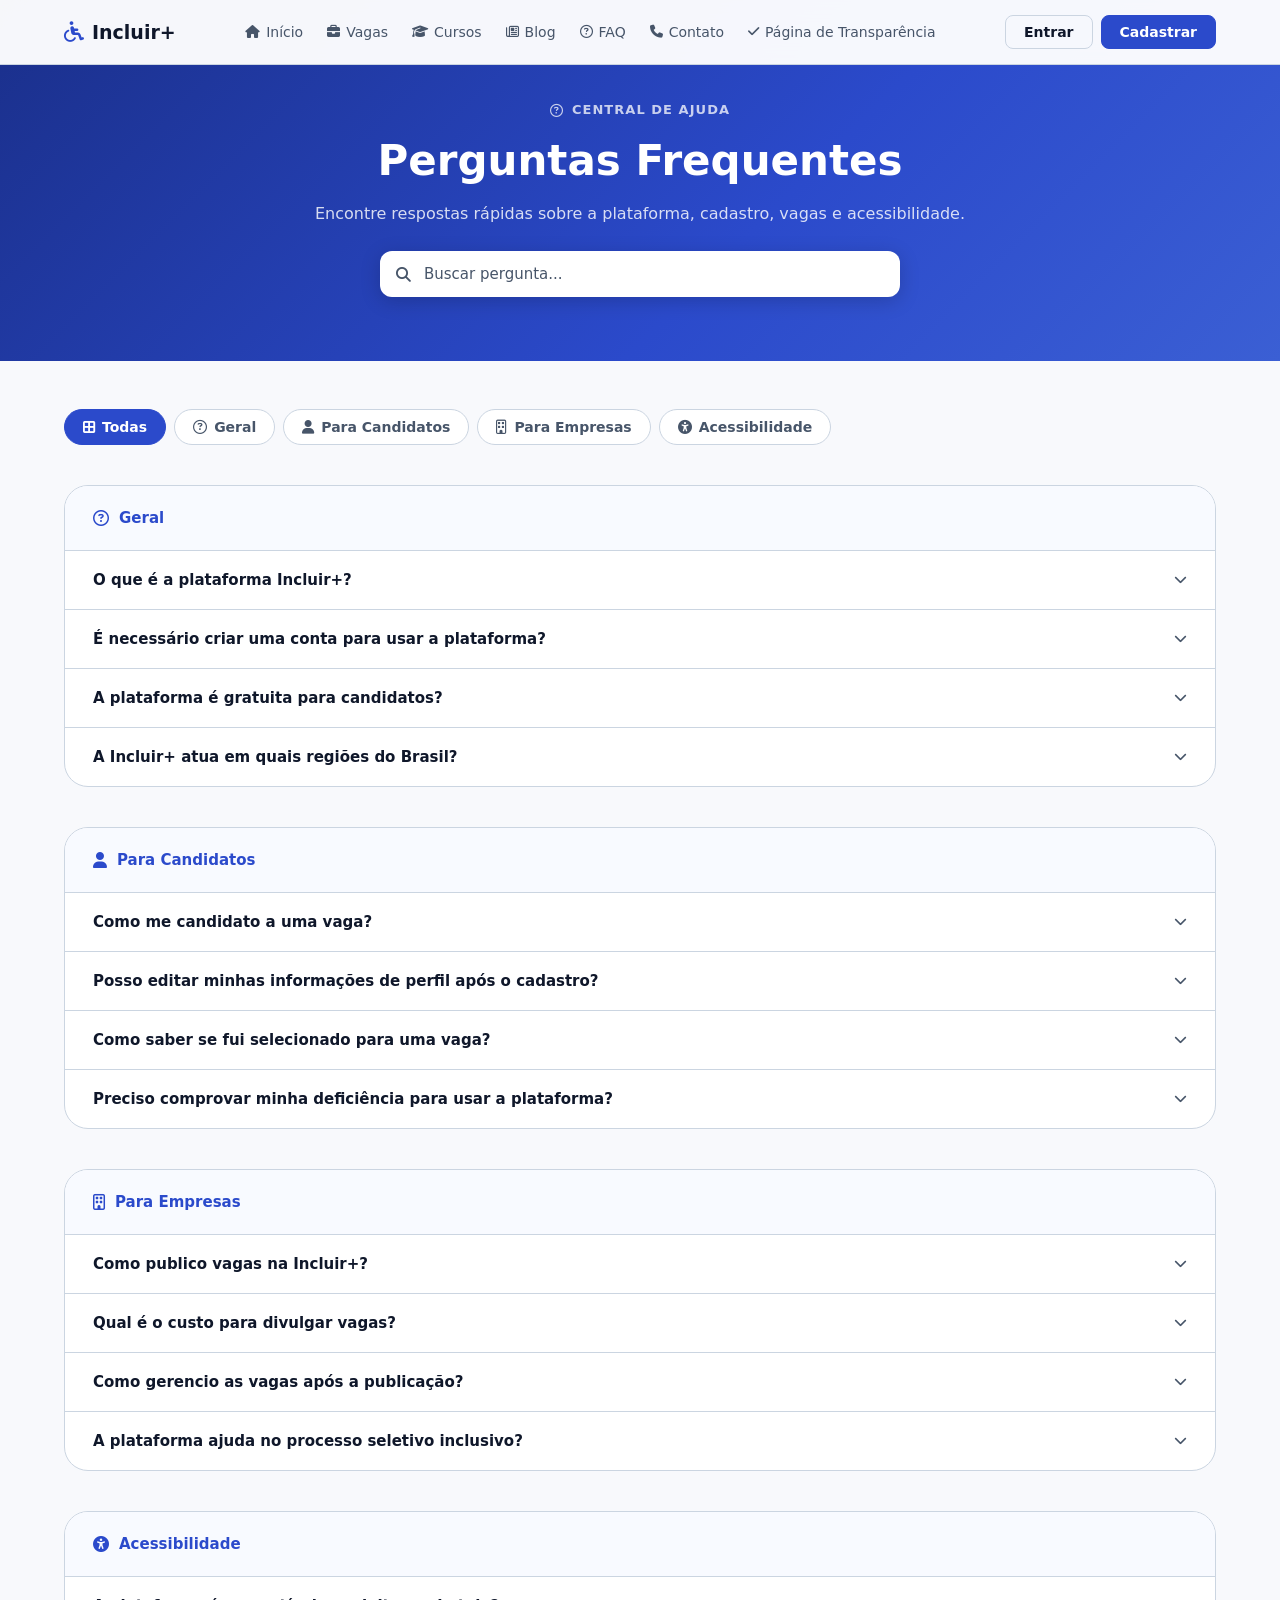
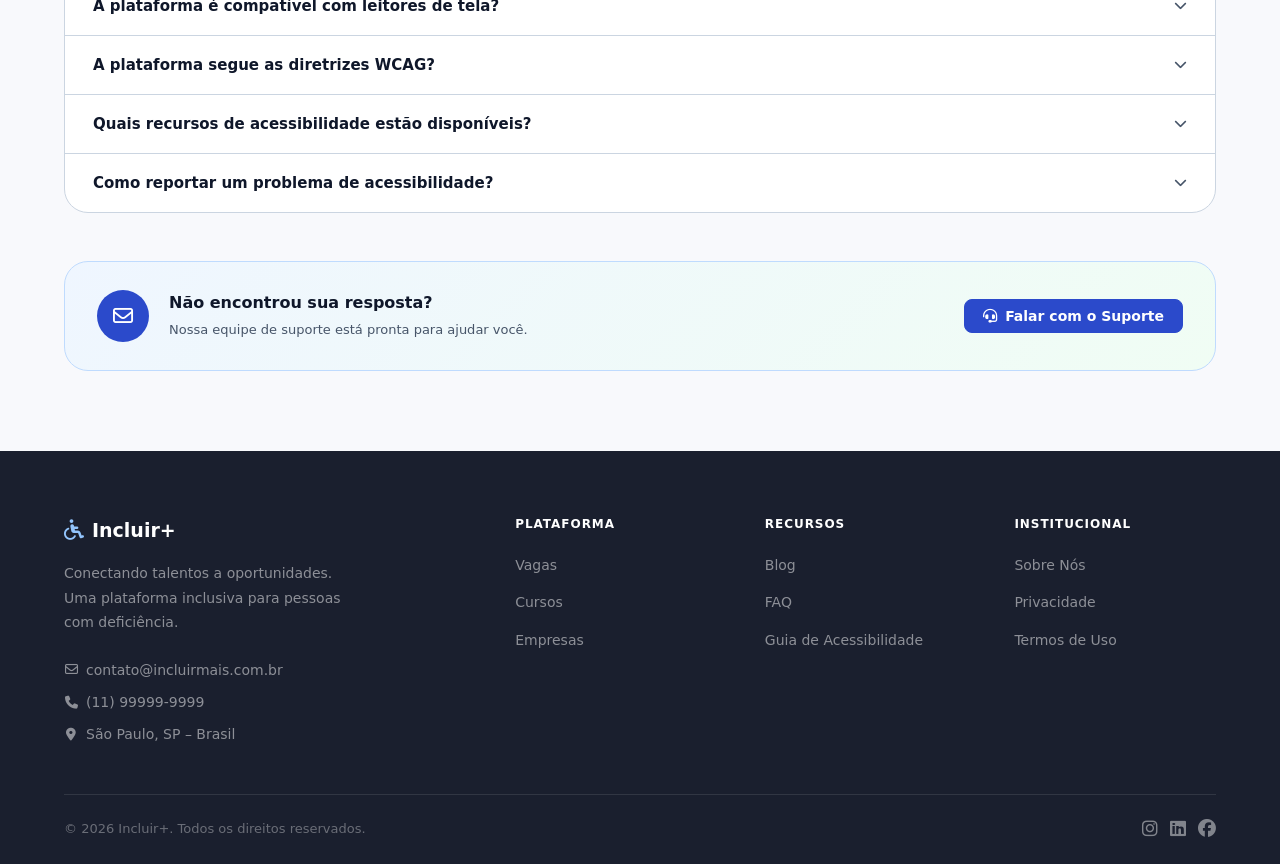
<file: paginas/faq.html>
<!DOCTYPE html>
<html lang="pt-BR">
<head>
  <meta charset="UTF-8" />
  <meta name="viewport" content="width=device-width, initial-scale=1.0" />
  <meta name="description" content="Incluir+ — Perguntas Frequentes sobre a plataforma de empregos inclusivos." />
  <title>Perguntas Frequentes | Incluir+</title>
  <link rel="stylesheet" href="../estilos/pagina_inicial.css" />
  <link rel="stylesheet" href="../estilos/faq.css" />
  <link rel="stylesheet" href="https://cdnjs.cloudflare.com/ajax/libs/font-awesome/6.5.1/css/all.min.css" />
    <script type="module" src="../scripts/funcoes.js"></script>
  <script>
    window.onload = function(){
        carregar_nome_usuario();
        verificar_login_usuario();
    }
  </script>
</head>
<body>

  <!-- ============================
       NAVBAR
       ============================ -->
   <nav class="custom-navbar" id="navbar_custom" role="navigation" aria-label="Navegação principal">
    <div class="nav-container">

      <a href="index.html" class="nav-logo" aria-label="Incluir+ — Página inicial">
        <i class="fa-solid fa-wheelchair" aria-hidden="true"></i>
        <span>Incluir+</span>
      </a>

      <ul class="custom-nav-links" id="navLinks" role="list">
         <li><a href="index.html"><i class="fa-solid fa-house" aria-hidden="true"></i> Início</a></li>
        <li><a href="vagas_gui.html"><i class="fa-solid fa-briefcase" aria-hidden="true"></i> Vagas</a></li>
        <li><a href="Cursos.html"><i class="fa-solid fa-graduation-cap" aria-hidden="true"></i> Cursos</a></li>
        <li><a href="blog.html"><i class="fa-regular fa-newspaper" aria-hidden="true"></i> Blog</a></li>
        <li><a href="faq.html"><i class="fa-regular fa-circle-question" aria-hidden="true"></i> FAQ</a></li>
        <li><a href="contato.html"><i class="fa-solid fa-phone" aria-hidden="true"></i> Contato</a></li>
        <li><a href="Pagina_Transparencia.html"><i class="fa-solid fa-check" aria-hidden="true"></i> Página de Transparência</a></li>
        <li id="dashboard_option_nav"><a href="contato.html"><i class="fa-solid fa-chart-pie" aria-hidden="true"></i> Dashboard</a></li>
      </ul>

      <div class="custom-nav-actions">
        <div id="cabec_padrao">
            <a href="Login.html" class="btn btn-outline">Entrar</a>
            <a href="Cadastro.html" class="btn btn-primary">Cadastrar</a>
        </div>
        <div style="display: none; align-items: center; justify-content: center; gap: 10px;" id="div_logado">
            <i class="fa-solid fa-user usu_logado" onclick="redirecionar('Cadastro.html')" style="cursor: pointer;"></i>
            <span id="nome_usuario" onclick="redirecionar('Cadastro.html')"></span>
            <button type="button" class="btn btn-light me-2" id="bb_sair" onclick="deslogar()">Sair</button>
        </div>
      </div>

      <button class="custom-nav-toggle" id="navToggle" aria-label="Abrir menu" aria-expanded="false">
        <i class="fa-solid fa-bars" aria-hidden="true"></i>
      </button>

    </div>

    <!-- Mobile dropdown -->
    <div class="custom-nav-mobile" id="navMobile" aria-hidden="true">
      <ul role="list">
        <li><a href="index.html"><i class="fa-solid fa-house" aria-hidden="true"></i> Início</a></li>
        <li><a href="vagas_gui.html"><i class="fa-solid fa-briefcase" aria-hidden="true"></i> Vagas</a></li>
        <li><a href="Cursos.html"><i class="fa-solid fa-graduation-cap" aria-hidden="true"></i> Cursos</a></li>
        <li><a href="blog.html"><i class="fa-regular fa-newspaper" aria-hidden="true"></i> Blog</a></li>
        <li><a href="faq.html"><i class="fa-regular fa-circle-question" aria-hidden="true"></i> FAQ</a></li>
        <li><a href="contato.html"><i class="fa-solid fa-phone" aria-hidden="true"></i> Contato</a></li>
        <li><a href="Pagina_Transparencia.html"><i class="fa-solid fa-check" aria-hidden="true"></i> Página de Transparência</a></li>
        <li class="nav-item p-2 m-1" style="display: none; font-weight: bold;" id="dashboard_option_nav">
            <a class="text-dark/90 nav-link" href="#"><i class="fa-solid fa-chart-pie" style="margin-right: 5px;"></i>Dashboard</a>
        </li>
      </ul>
      <div class="custom-nav-mobile-actions">
        <a href="Login.html" class="btn btn-outline">Entrar</a>
        <a href="Cadastro.html" class="btn btn-primary">Cadastrar</a>
      </div>
    </div>
  </nav>
  <main>

    <!-- ============================
         HERO
         ============================ -->
    <section class="faq-hero" aria-labelledby="faq-hero-title">
      <div class="container">
        <div class="faq-hero-content">
          <span class="faq-hero-label">
            <i class="fa-regular fa-circle-question" aria-hidden="true"></i> Central de Ajuda
          </span>
          <h1 id="faq-hero-title">Perguntas Frequentes</h1>
          <p>Encontre respostas rápidas sobre a plataforma, cadastro, vagas e acessibilidade.</p>
          <div class="faq-search-wrap" role="search">
            <i class="fa-solid fa-magnifying-glass" aria-hidden="true"></i>
            <input
              type="search"
              id="faqSearch"
              placeholder="Buscar pergunta..."
              aria-label="Buscar perguntas frequentes"
              autocomplete="off"
            />
          </div>
        </div>
      </div>
    </section>

    <!-- ============================
         CONTEÚDO PRINCIPAL
         ============================ -->
    <div class="faq-page">
      <div class="container">

        <!-- Filtros por categoria -->
        <div class="faq-cats" role="group" aria-label="Filtrar por categoria">
          <button class="faq-cat active" data-cat="all">
            <i class="fa-solid fa-border-all" aria-hidden="true"></i> Todas
          </button>
          <button class="faq-cat" data-cat="geral">
            <i class="fa-regular fa-circle-question" aria-hidden="true"></i> Geral
          </button>
          <button class="faq-cat" data-cat="candidatos">
            <i class="fa-solid fa-user" aria-hidden="true"></i> Para Candidatos
          </button>
          <button class="faq-cat" data-cat="empresas">
            <i class="fa-regular fa-building" aria-hidden="true"></i> Para Empresas
          </button>
          <button class="faq-cat" data-cat="acessibilidade">
            <i class="fa-solid fa-universal-access" aria-hidden="true"></i> Acessibilidade
          </button>
        </div>

        <!-- Seções de perguntas -->
        <div id="faqSections" class="faq-sections">

          <!-- ---- GERAL ---- -->
          <section class="faq-section" data-category="geral" aria-labelledby="cat-geral">
            <h2 class="faq-section-title" id="cat-geral">
              <i class="fa-regular fa-circle-question" aria-hidden="true"></i> Geral
            </h2>
            <div class="faq-list">

              <div class="faq-item">
                <button class="faq-question" aria-expanded="false">
                  <span>O que é a plataforma Incluir+?</span>
                  <i class="fa-solid fa-chevron-down faq-chevron" aria-hidden="true"></i>
                </button>
                <div class="faq-answer" hidden>
                  <p>A Incluir+ é uma plataforma digital de empregabilidade inclusiva que conecta pessoas com deficiência a empresas comprometidas com a diversidade. Nosso objetivo é facilitar o acesso ao mercado de trabalho, oferecendo vagas qualificadas, cursos e recursos de apoio.</p>
                </div>
              </div>

              <div class="faq-item">
                <button class="faq-question" aria-expanded="false">
                  <span>É necessário criar uma conta para usar a plataforma?</span>
                  <i class="fa-solid fa-chevron-down faq-chevron" aria-hidden="true"></i>
                </button>
                <div class="faq-answer" hidden>
                  <p>Você pode visualizar as vagas disponíveis sem criar uma conta. No entanto, para se candidatar a vagas, acompanhar processos seletivos e acessar cursos exclusivos, é necessário realizar o cadastro gratuito na plataforma.</p>
                </div>
              </div>

              <div class="faq-item">
                <button class="faq-question" aria-expanded="false">
                  <span>A plataforma é gratuita para candidatos?</span>
                  <i class="fa-solid fa-chevron-down faq-chevron" aria-hidden="true"></i>
                </button>
                <div class="faq-answer" hidden>
                  <p>Sim! O acesso à plataforma é totalmente gratuito para candidatos. Você pode se cadastrar, buscar vagas, se candidatar e acompanhar seus processos seletivos sem nenhum custo.</p>
                </div>
              </div>

              <div class="faq-item">
                <button class="faq-question" aria-expanded="false">
                  <span>A Incluir+ atua em quais regiões do Brasil?</span>
                  <i class="fa-solid fa-chevron-down faq-chevron" aria-hidden="true"></i>
                </button>
                <div class="faq-answer" hidden>
                  <p>A plataforma atua em todo o território nacional. Temos vagas presenciais em diversas cidades, além de um grande volume de oportunidades remotas (home office e híbrido) que permitem candidatos de qualquer região do país se candidatarem.</p>
                </div>
              </div>

            </div>
          </section>

          <!-- ---- CANDIDATOS ---- -->
          <section class="faq-section" data-category="candidatos" aria-labelledby="cat-candidatos">
            <h2 class="faq-section-title" id="cat-candidatos">
              <i class="fa-solid fa-user" aria-hidden="true"></i> Para Candidatos
            </h2>
            <div class="faq-list">

              <div class="faq-item">
                <button class="faq-question" aria-expanded="false">
                  <span>Como me candidato a uma vaga?</span>
                  <i class="fa-solid fa-chevron-down faq-chevron" aria-hidden="true"></i>
                </button>
                <div class="faq-answer" hidden>
                  <p>Para se candidatar, acesse a página de <a href="vagas.html">Vagas</a>, encontre uma oportunidade que corresponda ao seu perfil e clique em "Candidatar-se". Se ainda não tiver conta, será necessário criar um cadastro gratuito antes de prosseguir.</p>
                </div>
              </div>

              <div class="faq-item">
                <button class="faq-question" aria-expanded="false">
                  <span>Posso editar minhas informações de perfil após o cadastro?</span>
                  <i class="fa-solid fa-chevron-down faq-chevron" aria-hidden="true"></i>
                </button>
                <div class="faq-answer" hidden>
                  <p>Sim. Após criar sua conta, você pode atualizar suas informações pessoais, currículo, habilidades e tipo de deficiência a qualquer momento pelo painel do candidato. Recomendamos manter seu perfil sempre atualizado para aumentar suas chances.</p>
                </div>
              </div>

              <div class="faq-item">
                <button class="faq-question" aria-expanded="false">
                  <span>Como saber se fui selecionado para uma vaga?</span>
                  <i class="fa-solid fa-chevron-down faq-chevron" aria-hidden="true"></i>
                </button>
                <div class="faq-answer" hidden>
                  <p>Quando uma empresa avança com seu processo, você receberá uma notificação por e-mail e também poderá acompanhar o status de todas as suas candidaturas pelo painel do candidato em tempo real.</p>
                </div>
              </div>

              <div class="faq-item">
                <button class="faq-question" aria-expanded="false">
                  <span>Preciso comprovar minha deficiência para usar a plataforma?</span>
                  <i class="fa-solid fa-chevron-down faq-chevron" aria-hidden="true"></i>
                </button>
                <div class="faq-answer" hidden>
                  <p>Para criar uma conta e navegar pela plataforma, não é necessária nenhuma comprovação. A documentação médica (laudo ou CID) pode ser solicitada pela empresa contratante durante o processo seletivo, conforme a legislação trabalhista vigente.</p>
                </div>
              </div>

            </div>
          </section>

          <!-- ---- EMPRESAS ---- -->
          <section class="faq-section" data-category="empresas" aria-labelledby="cat-empresas">
            <h2 class="faq-section-title" id="cat-empresas">
              <i class="fa-regular fa-building" aria-hidden="true"></i> Para Empresas
            </h2>
            <div class="faq-list">

              <div class="faq-item">
                <button class="faq-question" aria-expanded="false">
                  <span>Como publico vagas na Incluir+?</span>
                  <i class="fa-solid fa-chevron-down faq-chevron" aria-hidden="true"></i>
                </button>
                <div class="faq-answer" hidden>
                  <p>Empresas podem criar uma conta empresarial, acessar o painel de gerenciamento e publicar vagas detalhadas com localização, modalidade, tipo de contrato e os tipos de deficiência aceitos. O processo é simples e leva menos de 5 minutos.</p>
                </div>
              </div>

              <div class="faq-item">
                <button class="faq-question" aria-expanded="false">
                  <span>Qual é o custo para divulgar vagas?</span>
                  <i class="fa-solid fa-chevron-down faq-chevron" aria-hidden="true"></i>
                </button>
                <div class="faq-answer" hidden>
                  <p>Oferecemos planos flexíveis para empresas, incluindo um plano gratuito com publicação limitada de vagas. Para volumes maiores e recursos avançados, temos planos acessíveis. Entre em <a href="contato.html">contato</a> para conhecer as opções.</p>
                </div>
              </div>

              <div class="faq-item">
                <button class="faq-question" aria-expanded="false">
                  <span>Como gerencio as vagas após a publicação?</span>
                  <i class="fa-solid fa-chevron-down faq-chevron" aria-hidden="true"></i>
                </button>
                <div class="faq-answer" hidden>
                  <p>Pelo painel da empresa você pode editar, pausar, reativar e excluir vagas a qualquer momento. Também é possível visualizar candidatos e avançá-los no processo seletivo diretamente pela plataforma.</p>
                </div>
              </div>

              <div class="faq-item">
                <button class="faq-question" aria-expanded="false">
                  <span>A plataforma ajuda no processo seletivo inclusivo?</span>
                  <i class="fa-solid fa-chevron-down faq-chevron" aria-hidden="true"></i>
                </button>
                <div class="faq-answer" hidden>
                  <p>Sim! Além de conectar empresas a candidatos, oferecemos materiais educativos sobre boas práticas de inclusão, dicas de adaptação de processos seletivos e suporte especializado para empresas que estão iniciando sua jornada de diversidade.</p>
                </div>
              </div>

            </div>
          </section>

          <!-- ---- ACESSIBILIDADE ---- -->
          <section class="faq-section" data-category="acessibilidade" aria-labelledby="cat-acessibilidade">
            <h2 class="faq-section-title" id="cat-acessibilidade">
              <i class="fa-solid fa-universal-access" aria-hidden="true"></i> Acessibilidade
            </h2>
            <div class="faq-list">

              <div class="faq-item">
                <button class="faq-question" aria-expanded="false">
                  <span>A plataforma é compatível com leitores de tela?</span>
                  <i class="fa-solid fa-chevron-down faq-chevron" aria-hidden="true"></i>
                </button>
                <div class="faq-answer" hidden>
                  <p>Sim. A Incluir+ foi desenvolvida com acessibilidade como prioridade. Toda a plataforma usa marcações semânticas (HTML5), atributos ARIA e é compatível com leitores de tela como NVDA, JAWS e VoiceOver.</p>
                </div>
              </div>

              <div class="faq-item">
                <button class="faq-question" aria-expanded="false">
                  <span>A plataforma segue as diretrizes WCAG?</span>
                  <i class="fa-solid fa-chevron-down faq-chevron" aria-hidden="true"></i>
                </button>
                <div class="faq-answer" hidden>
                  <p>Seguimos as diretrizes WCAG 2.1 nível AA como referência. Isso inclui contraste de cores adequado, navegação por teclado, textos alternativos em imagens, indicadores de foco visíveis e estrutura de títulos hierárquica.</p>
                </div>
              </div>

              <div class="faq-item">
                <button class="faq-question" aria-expanded="false">
                  <span>Quais recursos de acessibilidade estão disponíveis?</span>
                  <i class="fa-solid fa-chevron-down faq-chevron" aria-hidden="true"></i>
                </button>
                <div class="faq-answer" hidden>
                  <p>Disponibilizamos: navegação completa por teclado (Tab, Setas, Enter, Escape), alto contraste de cores, textos com tamanho ajustável, descrições de ícones, alertas de formulário para leitores de tela e páginas responsivas para qualquer dispositivo.</p>
                </div>
              </div>

              <div class="faq-item">
                <button class="faq-question" aria-expanded="false">
                  <span>Como reportar um problema de acessibilidade?</span>
                  <i class="fa-solid fa-chevron-down faq-chevron" aria-hidden="true"></i>
                </button>
                <div class="faq-answer" hidden>
                  <p>Se encontrar qualquer barreira de acessibilidade, entre em contato pela <a href="contato.html">página de Contato</a> selecionando o assunto "Acessibilidade". Nossa equipe técnica analisará o problema com prioridade e retornará em até 2 dias úteis.</p>
                </div>
              </div>

            </div>
          </section>

        </div>

        <!-- Estado vazio (busca sem resultado) -->
        <div class="faq-empty" id="faqEmpty" hidden role="status" aria-live="polite">
          <i class="fa-solid fa-magnifying-glass" aria-hidden="true"></i>
          <h3>Nenhuma pergunta encontrada</h3>
          <p>Tente outros termos de busca ou explore as categorias acima.</p>
        </div>

        <!-- CTA — Não achou resposta -->
        <div class="faq-cta" id="faqCta">
          <div class="faq-cta-icon" aria-hidden="true">
            <i class="fa-regular fa-envelope"></i>
          </div>
          <div class="faq-cta-text">
            <h3>Não encontrou sua resposta?</h3>
            <p>Nossa equipe de suporte está pronta para ajudar você.</p>
          </div>
          <a href="contato.html" class="btn btn-primary">
            <i class="fa-solid fa-headset" aria-hidden="true"></i>
            Falar com o Suporte
          </a>
        </div>

      </div>
    </div>

  </main>

  <!-- ============================
       FOOTER
       ============================ -->
  <footer class="footer" role="contentinfo">
    <div class="container">
      <div class="footer-grid">
        <div class="footer-brand">
          <a href="index.html" class="nav-logo">
            <i class="fa-solid fa-wheelchair" aria-hidden="true"></i>
            <span>Incluir+</span>
          </a>
          <p>Conectando talentos a oportunidades. Uma plataforma inclusiva para pessoas com deficiência.</p>
          <address class="footer-contact">
            <a href="mailto:contato@incluirmais.com.br">
              <i class="fa-regular fa-envelope" aria-hidden="true"></i> contato@incluirmais.com.br
            </a>
            <a href="tel:+5511999999999">
              <i class="fa-solid fa-phone" aria-hidden="true"></i> (11) 99999-9999
            </a>
            <span>
              <i class="fa-solid fa-location-dot" aria-hidden="true"></i> São Paulo, SP – Brasil
            </span>
          </address>
        </div>
        <div class="footer-links">
          <h4>Plataforma</h4>
          <ul>
            <li><a href="vagas.html">Vagas</a></li>
            <li><a href="#">Cursos</a></li>
            <li><a href="#">Empresas</a></li>
          </ul>
        </div>
        <div class="footer-links">
          <h4>Recursos</h4>
          <ul>
            <li><a href="#">Blog</a></li>
            <li><a href="faq.html">FAQ</a></li>
            <li><a href="#">Guia de Acessibilidade</a></li>
          </ul>
        </div>
        <div class="footer-links">
          <h4>Institucional</h4>
          <ul>
            <li><a href="#">Sobre Nós</a></li>
            <li><a href="#">Privacidade</a></li>
            <li><a href="#">Termos de Uso</a></li>
          </ul>
        </div>
      </div>
      <div class="footer-bottom">
        <p>&copy; 2026 Incluir+. Todos os direitos reservados.</p>
        <div class="footer-social" aria-label="Redes sociais">
          <a href="#" aria-label="Instagram"><i class="fa-brands fa-instagram" aria-hidden="true"></i></a>
          <a href="#" aria-label="LinkedIn"><i class="fa-brands fa-linkedin" aria-hidden="true"></i></a>
          <a href="#" aria-label="Facebook"><i class="fa-brands fa-facebook" aria-hidden="true"></i></a>
        </div>
      </div>
    </div>
  </footer>

    <script src="../scripts/pagina_inicial.js"></script>
  <script src="../scripts/faq.js"></script>
</body>
</html>
</file>
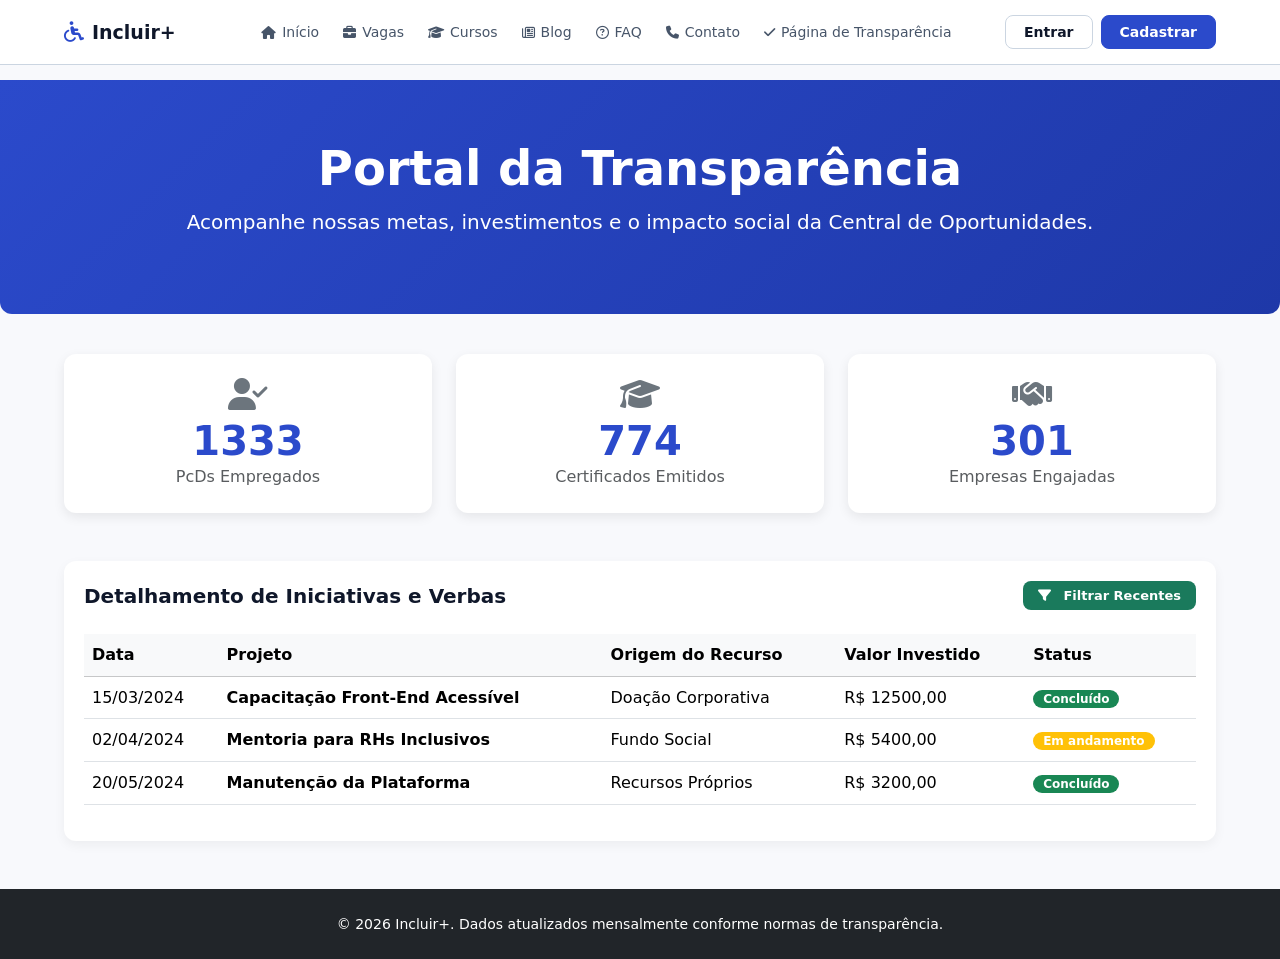
<file: paginas/Pagina_Transparencia.html>
<!DOCTYPE html>
<html lang="pt-br">
<head>
    <meta charset="UTF-8">
    <meta name="viewport" content="width=device-width, initial-scale=1.0">
    <title>Transparência | Incluir+</title>
    
    <link href="https://cdn.jsdelivr.net/npm/bootstrap@5.3.0/dist/css/bootstrap.min.css" rel="stylesheet">
    <link rel="stylesheet" href="https://cdnjs.cloudflare.com/ajax/libs/font-awesome/6.5.1/css/all.min.css">
    <link rel="stylesheet" href="../estilos/pagina_inicial.css" />
    
    

    <style>
        /* Baseado no seu arquivo style.css e coresutilizacao.docx */
        :root {
            --primary: #2b4acb;
            --secondary: #1a7a5c;
            --background: #f8f9fc;
            --foreground: #0f172a;
            --card: #ffffff;
            --muted-foreground: #475569;
            --radius: 12px;
        }

        body {
            font-family: 'Segoe UI', system-ui, sans-serif;
            background-color: var(--background);
            color: var(--foreground);
            padding-top: 80px;
        }

        .transparency-header {
            background: linear-gradient(135deg, var(--primary), #1e38a8);
            color: white;
            padding: 60px 0;
            margin-bottom: 40px;
            border-radius: 0 0 var(--radius) var(--radius);
        }

        .stat-card {
            background: var(--card);
            border: none;
            border-radius: var(--radius);
            box-shadow: 0 4px 12px rgba(0, 0, 0, 0.08);
            transition: transform 0.3s ease;
        }

        .stat-card:hover {
            transform: translateY(-5px);
        }

        .stat-number {
            font-size: 2.5rem;
            font-weight: 800;
            color: var(--primary);
        }

        .table-container {
            background: var(--card);
            border-radius: var(--radius);
            padding: 20px;
            box-shadow: 0 4px 12px rgba(0, 0, 0, 0.05);
        }

        .btn-filter {
            background-color: var(--secondary);
            color: white;
            font-weight: 600;
        }

        .btn-filter:hover {
            background-color: #145e47;
            color: white;
        }
    </style>
</head>
<body>

    <!-- ============================
       NAVBAR
       ============================ -->
  <nav class="custom-navbar" id="navbar_custom" role="navigation" aria-label="Navegação principal">
    <div class="nav-container">

      <a href="index.html" class="nav-logo" aria-label="Incluir+ — Página inicial">
        <i class="fa-solid fa-wheelchair" aria-hidden="true"></i>
        <span>Incluir+</span>
      </a>

      <ul class="custom-nav-links mt-3" id="navLinks" role="list">
         <li><a href="index.html"><i class="fa-solid fa-house" aria-hidden="true"></i> Início</a></li>
        <li><a href="vagas_gui.html"><i class="fa-solid fa-briefcase" aria-hidden="true"></i> Vagas</a></li>
        <li><a href="Cursos.html"><i class="fa-solid fa-graduation-cap" aria-hidden="true"></i> Cursos</a></li>
        <li><a href="blog.html"><i class="fa-regular fa-newspaper" aria-hidden="true"></i> Blog</a></li>
        <li><a href="faq.html"><i class="fa-regular fa-circle-question" aria-hidden="true"></i> FAQ</a></li>
        <li><a href="contato.html"><i class="fa-solid fa-phone" aria-hidden="true"></i> Contato</a></li>
        <li><a href="Pagina_Transparencia.html"><i class="fa-solid fa-check" aria-hidden="true"></i> Página de Transparência</a></li>
        <li id="dashboard_option_nav"><a href="contato.html"><i class="fa-solid fa-chart-pie" aria-hidden="true"></i> Dashboard</a></li>
      </ul>

      <div class="custom-nav-actions">
        <div id="cabec_padrao">
            <a href="Login.html" class="btn btn-outline">Entrar</a>
            <a href="Cadastro.html" class="btn btn-primary">Cadastrar</a>
        </div>
        <div style="display: none; align-items: center; justify-content: center; gap: 10px;" id="div_logado">
            <i class="fa-solid fa-user usu_logado" onclick="redirecionar('Cadastro.html')" style="cursor: pointer;"></i>
            <span id="nome_usuario" onclick="redirecionar('Cadastro.html')"></span>
            <button type="button" class="btn btn-light me-2" id="bb_sair" onclick="deslogar()">Sair</button>
        </div>
      </div>

      <button class="custom-nav-toggle" id="navToggle" aria-label="Abrir menu" aria-expanded="false">
        <i class="fa-solid fa-bars" aria-hidden="true"></i>
      </button>

    </div>

    <!-- Mobile dropdown -->
    <div class="custom-nav-mobile" id="navMobile" aria-hidden="true">
      <ul role="list">
        <li><a href="index.html"><i class="fa-solid fa-house" aria-hidden="true"></i> Início</a></li>
        <li><a href="vagas_gui.html"><i class="fa-solid fa-briefcase" aria-hidden="true"></i> Vagas</a></li>
        <li><a href="Cursos.html"><i class="fa-solid fa-graduation-cap" aria-hidden="true"></i> Cursos</a></li>
        <li><a href="blog.html"><i class="fa-regular fa-newspaper" aria-hidden="true"></i> Blog</a></li>
        <li><a href="faq.html"><i class="fa-regular fa-circle-question" aria-hidden="true"></i> FAQ</a></li>
        <li><a href="contato.html"><i class="fa-solid fa-phone" aria-hidden="true"></i> Contato</a></li>
        <li><a href="Pagina_Transparencia.html"><i class="fa-solid fa-check" aria-hidden="true"></i> Página de Transparência</a></li>
        <li class="nav-item p-2 m-1" style="display: none; font-weight: bold;" id="dashboard_option_nav">
            <a class="text-dark/90 nav-link" href="#"><i class="fa-solid fa-chart-pie" style="margin-right: 5px;"></i>Dashboard</a>
        </li>
      </ul>
      <div class="custom-nav-mobile-actions">
        <a href="Login.html" class="btn btn-outline">Entrar</a>
        <a href="Cadastro.html" class="btn btn-primary">Cadastrar</a>
      </div>
    </div>
  </nav>

    <header class="transparency-header text-center">
        <div class="container">
            <h1 class="display-5 fw-bold">Portal da Transparência</h1>
            <p class="lead">Acompanhe nossas metas, investimentos e o impacto social da Central de Oportunidades.</p>
        </div>
    </header>

    <main class="container mb-5">
        <div class="row g-4 mb-5 text-center">
            <div class="col-md-4">
                <div class="stat-card p-4">
                    <i class="fa-solid fa-user-check fs-2 text-secondary mb-2"></i>
                    <div class="stat-number" id="totalPcds">0</div>
                    <p class="text-muted mb-0">PcDs Empregados</p>
                </div>
            </div>
            <div class="col-md-4">
                <div class="stat-card p-4">
                    <i class="fa-solid fa-graduation-cap fs-2 text-secondary mb-2"></i>
                    <div class="stat-number" id="totalCursos">0</div>
                    <p class="text-muted mb-0">Certificados Emitidos</p>
                </div>
            </div>
            <div class="col-md-4">
                <div class="stat-card p-4">
                    <i class="fa-solid fa-handshake fs-2 text-secondary mb-2"></i>
                    <div class="stat-number" id="totalEmpresas">0</div>
                    <p class="text-muted mb-0">Empresas Engajadas</p>
                </div>
            </div>
        </div>

        <div class="table-container">
            <div class="d-flex justify-content-between align-items-center mb-4">
                <h3 class="h5 fw-bold mb-0">Detalhamento de Iniciativas e Verbas</h3>
                <button class="btn btn-filter btn-sm" onclick="filtrarProjetos()">
                    <i class="fa-solid fa-filter me-1"></i> Filtrar Recentes
                </button>
            </div>
            
            <div class="table-responsive">
                <table class="table table-hover align-middle">
                    <thead class="table-light">
                        <tr>
                            <th>Data</th>
                            <th>Projeto</th>
                            <th>Origem do Recurso</th>
                            <th>Valor Investido</th>
                            <th>Status</th>
                        </tr>
                    </thead>
                    <tbody id="corpoTabela">
                        </tbody>
                </table>
            </div>
        </div>
    </main>

    <footer class="py-4 bg-dark text-white text-center">
        <div class="container">
            <p class="small mb-0">&copy; 2026 Incluir+. Dados atualizados mensalmente conforme normas de transparência.</p>
        </div>
    </footer>

    <script>
        // Array de Objetos - Conceito de Matriz/Dados (Slides Aula 1 Continuacao) 
        const dadosProjetos = [
            { data: "15/03/2024", nome: "Capacitação Front-End Acessível", origem: "Doação Corporativa", valor: 12500.00, status: "Concluído" },
            { data: "02/04/2024", nome: "Mentoria para RHs Inclusivos", origem: "Fundo Social", valor: 5400.00, status: "Em andamento" },
            { data: "20/05/2024", nome: "Manutenção da Plataforma", origem: "Recursos Próprios", valor: 3200.00, status: "Concluído" }
        ];

        // Função Nomeada (Slides Aula 2) [cite: 120]
        function formatarMoeda(valor) {
            return "R$ " + valor.toFixed(2).replace('.', ',');
        }

        // Função para carregar a tabela usando Loops (Slides Aula 1) 
        function carregarTabela() {
            const tabela = document.getElementById("corpoTabela");
            tabela.innerHTML = ""; // Limpa antes de carregar

            for (let i = 0; i < dadosProjetos.length; i++) {
                let p = dadosProjetos[i];
                let row = `<tr>
                    <td>${p.data}</td>
                    <td class="fw-bold">${p.nome}</td>
                    <td>${p.origem}</td>
                    <td>${formatarMoeda(p.valor)}</td>
                    <td><span class="badge ${p.status === 'Concluído' ? 'bg-success' : 'bg-warning'}">${p.status}</span></td>
                </tr>`;
                tabela.innerHTML += row;
            }
        }

        // Função com Switch Case para simular contador (Slides Aula 1) [cite: 46]
        function animarContadores() {
            const metas = { totalPcds: 1540, totalCursos: 890, totalEmpresas: 320 };
            
            for (let id in metas) {
                let elemento = document.getElementById(id);
                let valorAlvo = metas[id];
                let atual = 0;
                
                let intervalo = setInterval(() => {
                    if (atual >= valorAlvo) {
                        clearInterval(intervalo);
                    } else {
                        atual += Math.ceil(valorAlvo / 50);
                        elemento.innerText = atual > valorAlvo ? valorAlvo : atual;
                    }
                }, 30);
            }
        }

        // Evento ao carregar a janela (Aula 2) [cite: 125]
        window.onload = function() {
            carregarTabela();
            animarContadores();
            carregar_nome_usuario();
            verificar_login_usuario();
        };

        function filtrarProjetos() {
            alert("Função de filtro será conectada ao banco de dados em breve!");
        }
    </script>


    <script src="https://cdn.jsdelivr.net/npm/bootstrap@5.3.0/dist/js/bootstrap.bundle.min.js"></script>
    <script src="../scripts/pagina_inicial.js"></script>
    <script type="module" src="../scripts/funcoes.js"></script>
</body>
</html>
</file>
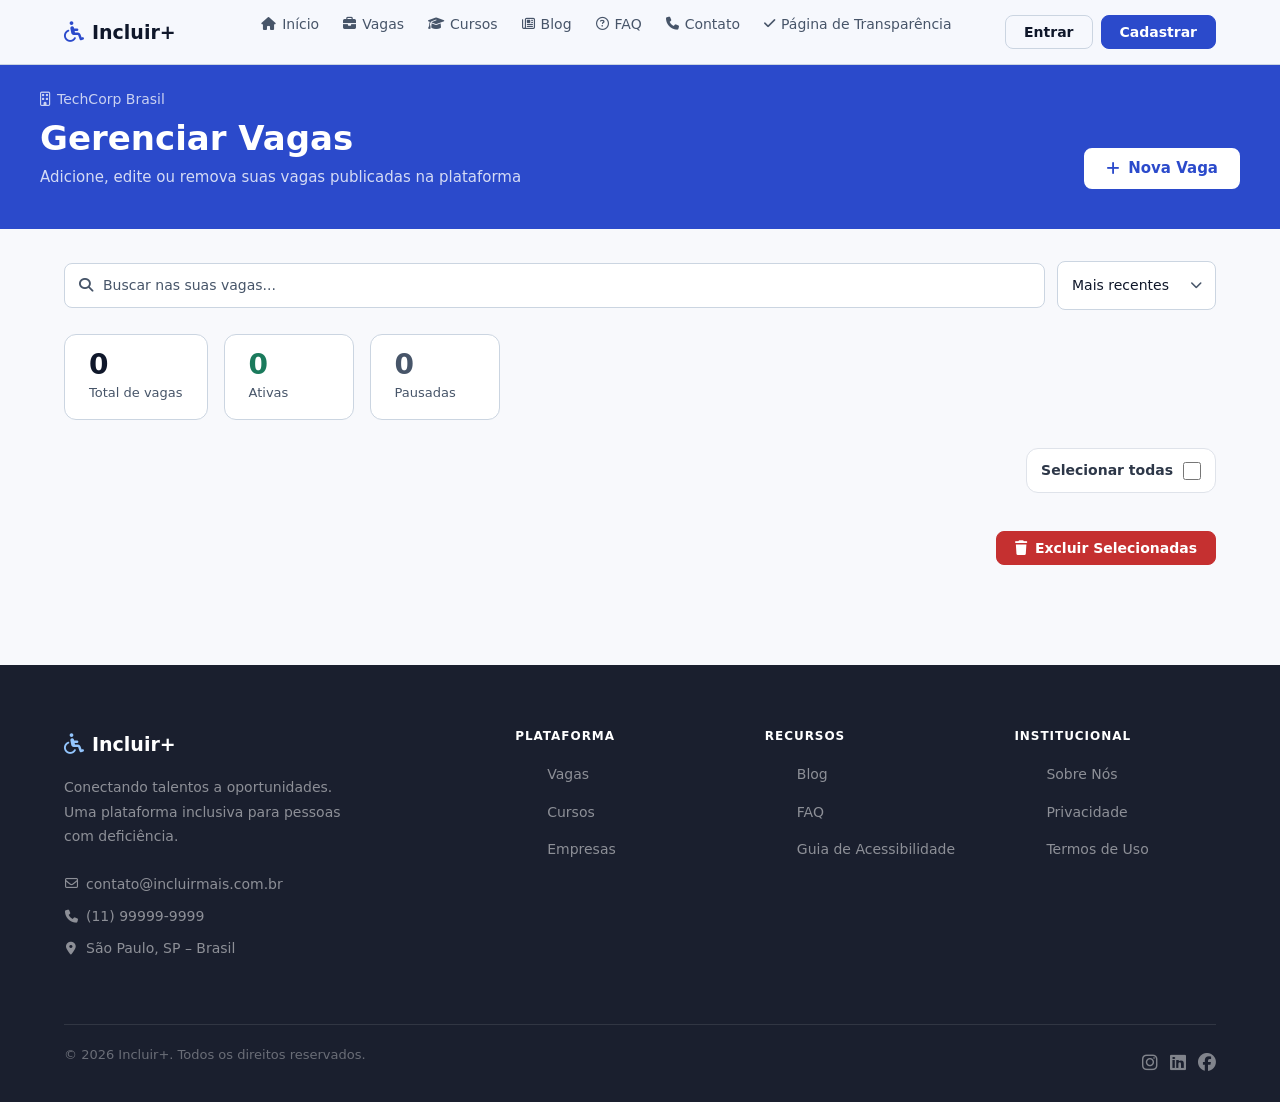
<file: paginas/vagas-empresa.html>
<!DOCTYPE html>
<html lang="pt-BR">
<head>
  <meta charset="UTF-8" />
  <meta name="viewport" content="width=device-width, initial-scale=1.0" />
  <meta name="description" content="Incluir+ — Painel da empresa para gerenciar vagas de emprego." />
  <title>Gerenciar Vagas | Incluir+</title>
  <link href="https://cdn.jsdelivr.net/npm/bootstrap@5.3.8/dist/css/bootstrap.min.css" rel="stylesheet" integrity="sha384-sRIl4kxILFvY47J16cr9ZwB07vP4J8+LH7qKQnuqkuIAvNWLzeN8tE5YBujZqJLB" crossorigin="anonymous">
    <link rel="stylesheet" href="https://cdnjs.cloudflare.com/ajax/libs/font-awesome/6.5.1/css/all.min.css">
  <link rel="stylesheet" href="../estilos/pagina_inicial.css" />
  <link rel="stylesheet" href="../estilos/cadastro.css">
  <link rel="stylesheet" href="../estilos/vagas_gui.css" />
  <link rel="stylesheet" href="../estilos/vagas-empresa.css" />
  <link rel="stylesheet" href="https://cdnjs.cloudflare.com/ajax/libs/font-awesome/6.5.1/css/all.min.css" />
  <script type="module" src="../scripts/funcoes.js"></script>
  <script>
    window.onload = function(){
        carregar_nome_usuario();
        verificar_login_usuario();
    }
  </script>
  
</head>
<body>

  <!-- ============================
       NAVBAR
       ============================ -->
  <nav class="custom-navbar" id="navbar_custom" role="navigation" aria-label="Navegação principal">
    <div class="nav-container">

      <a href="index.html" class="nav-logo" aria-label="Incluir+ — Página inicial">
        <i class="fa-solid fa-wheelchair" aria-hidden="true"></i>
        <span>Incluir+</span>
      </a>

      <ul class="custom-nav-links" id="navLinks" role="list">
         <li><a href="index.html" class="active"><i class="fa-solid fa-house" aria-hidden="true"></i> Início</a></li>
        <li><a href="vagas_gui.html"><i class="fa-solid fa-briefcase" aria-hidden="true"></i> Vagas</a></li>
        <li><a href="Cursos.html"><i class="fa-solid fa-graduation-cap" aria-hidden="true"></i> Cursos</a></li>
        <li><a href="blog.html"><i class="fa-regular fa-newspaper" aria-hidden="true"></i> Blog</a></li>
        <li><a href="faq.html"><i class="fa-regular fa-circle-question" aria-hidden="true"></i> FAQ</a></li>
        <li><a href="contato.html"><i class="fa-solid fa-phone" aria-hidden="true"></i> Contato</a></li>
        <li><a href="Pagina_Transparencia.html"><i class="fa-solid fa-check" aria-hidden="true"></i> Página de Transparência</a></li>
        <li id="dashboard_option_nav"><a href="contato.html"><i class="fa-solid fa-chart-pie" aria-hidden="true"></i> Dashboard</a></li>
      </ul>

      <div class="custom-nav-actions">
        <div id="cabec_padrao">
            <a href="Login.html" class="btn btn-outline">Entrar</a>
            <a href="Cadastro.html" class="btn btn-primary">Cadastrar</a>
        </div>
        <div style="display: none; align-items: center; justify-content: center; gap: 10px;" id="div_logado">
            <i class="fa-solid fa-user usu_logado" onclick="redirecionar('Cadastro.html')" style="cursor: pointer;"></i>
            <span id="nome_usuario" onclick="redirecionar('Cadastro.html')"></span>
            <button type="button" class="btn btn-light me-2" id="bb_sair" onclick="deslogar()">Sair</button>
        </div>
      </div>

      <button class="custom-nav-toggle" id="navToggle" aria-label="Abrir menu" aria-expanded="false">
        <i class="fa-solid fa-bars" aria-hidden="true"></i>
      </button>

    </div>

    <!-- Mobile dropdown -->
    <div class="custom-nav-mobile" id="navMobile" aria-hidden="true">
      <ul role="list">
        <li><a href="index.html"><i class="fa-solid fa-house" aria-hidden="true"></i> Início</a></li>
        <li><a href="vagas_gui.html"><i class="fa-solid fa-briefcase" aria-hidden="true"></i> Vagas</a></li>
        <li><a href="Cursos.html"><i class="fa-solid fa-graduation-cap" aria-hidden="true"></i> Cursos</a></li>
        <li><a href="blog.html"><i class="fa-regular fa-newspaper" aria-hidden="true"></i> Blog</a></li>
        <li><a href="faq.html"><i class="fa-regular fa-circle-question" aria-hidden="true"></i> FAQ</a></li>
        <li><a href="contato.html"><i class="fa-solid fa-phone" aria-hidden="true"></i> Contato</a></li>
        <li><a href="Pagina_Transparencia.html"><i class="fa-solid fa-check" aria-hidden="true"></i> Página de Transparência</a></li>
        <li class="nav-item p-2 m-1" style="display: none; font-weight: bold;" id="dashboard_option_nav">
            <a class="text-dark/90 nav-link" href="#"><i class="fa-solid fa-chart-pie" style="margin-right: 5px;"></i>Dashboard</a>
        </li>
      </ul>
      <div class="custom-nav-mobile-actions">
        <a href="Login.html" class="btn btn-outline">Entrar</a>
        <a href="Cadastro.html" class="btn btn-primary">Cadastrar</a>
      </div>
    </div>
  </nav>
  <main>

    <!-- ============================
         HERO / CABEÇALHO DA EMPRESA
         ============================ -->
    <section class="jobs-hero empresa-hero" aria-labelledby="empresa-hero-title">
      <div class="empresa-hero-content">
        <div>
          <p class="empresa-hero-label">
            <i class="fa-regular fa-building" aria-hidden="true"></i> TechCorp Brasil
          </p>
          <h1 id="empresa-hero-title">Gerenciar Vagas</h1>
          <p class="empresa-hero-sub">Adicione, edite ou remova suas vagas publicadas na plataforma</p>
        </div>
        <button class="btn btn-add-vaga" id="btnNovaVaga" aria-label="Adicionar nova vaga">
          <i class="fa-solid fa-plus" aria-hidden="true"></i>
          Nova Vaga
        </button>
      </div>
    </section>

    <!-- ============================
         PAINEL DE GERENCIAMENTO
         ============================ -->
    <div class="jobs-page">
      <div class="container">

        <!-- Barra de ações -->
        <div class="empresa-toolbar">
          <div class="empresa-search-wrap">
            <i class="fa-solid fa-magnifying-glass" aria-hidden="true"></i>
            <input
              type="search"
              id="empresaSearch"
              placeholder="Buscar nas suas vagas..."
              aria-label="Buscar nas suas vagas"
              autocomplete="off"
            />
          </div>
          <div class="select-wrap sort-wrap">
            <select id="empresaSort" aria-label="Ordenar por">
              <option value="recentes">Mais recentes</option>
              <option value="antigas">Mais antigas</option>
              <option value="ativas">Ativas primeiro</option>
            </select>
            <i class="fa-solid fa-chevron-down" aria-hidden="true"></i>
          </div>
        </div>

        <!-- Estatísticas rápidas -->
        <div class="empresa-stats" role="list" aria-label="Estatísticas das vagas">
          <div class="empresa-stat-card" role="listitem">
            <span class="empresa-stat-number" id="statTotal">4</span>
            <span class="empresa-stat-label">Total de vagas</span>
          </div>
          <div class="empresa-stat-card empresa-stat-active" role="listitem">
            <span class="empresa-stat-number" id="statAtivas">3</span>
            <span class="empresa-stat-label">Ativas</span>
          </div>
          <div class="empresa-stat-card empresa-stat-paused" role="listitem">
            <span class="empresa-stat-number" id="statPausadas">1</span>
            <span class="empresa-stat-label">Pausadas</span>
          </div>
        </div>
        
        <div class="empresa-actions-top">

          <label class="select-all-wrap">
            <span>Selecionar todas</span>

            <input
              type="checkbox"
              id="selectAllVagas"
            >
          </label>

        </div>
        <!-- Lista de vagas gerenciáveis -->
        <ul class="empresa-jobs-list" id="empresaJobsList" role="list" aria-label="Suas vagas">

          
        </ul>
        <div class="empresa-actions-bar">
          <button
            class="btn btn-danger"
            id="btnDeleteSelected"
            onclick="deletarVagasSelecionadas()"
          >
            <i class="fa-solid fa-trash"></i>
            Excluir Selecionadas
          </button>
        </div>

        <!-- Estado vazio -->
        <div class="jobs-empty" id="empresaEmpty" hidden>
          <i class="fa-solid fa-briefcase" aria-hidden="true"></i>
          <h3>Nenhuma vaga encontrada</h3>
          <p>Tente outro termo de busca ou adicione uma nova vaga.</p>
        </div>

      </div>
    </div>

  </main>

  <!-- ============================
       MODAL — ADICIONAR / EDITAR VAGA
       ============================ -->
  <div class="modal-overlay" id="modalOverlay" aria-hidden="true" role="dialog" aria-modal="true" aria-labelledby="modalTitle">
    <div class="modal-box">

      <!-- Barra de acento no topo -->
      <div class="modal-accent-bar" aria-hidden="true"></div>

      <!-- Cabeçalho -->
      <div class="modal-header">
        <div class="modal-header-info">
          <div class="modal-header-icon" aria-hidden="true">
            <i class="fa-solid fa-briefcase"></i>
          </div>
          <div>
            <h2 id="modalTitle">Nova Vaga</h2>
            <p id="modalSubtitle">Preencha as informações para publicar a vaga na plataforma</p>
          </div>
        </div>
        <button class="modal-close" id="modalClose" aria-label="Fechar modal">
          <i class="fa-solid fa-xmark" aria-hidden="true"></i>
        </button>
      </div>

      <form class="modal-form" id="vagaForm" novalidate>
        <input type="hidden" id="vagaId" />

        <!-- Seção 1: Informações básicas -->
        <div class="modal-section">
          <div class="modal-section-title">
            <i class="fa-solid fa-file-lines" aria-hidden="true"></i>
            <span>Informações básicas</span>
          </div>
          <div class="modal-section-body">
            <div class="form-group">
              <label for="vTitulo">
                Título da vaga
                <span class="field-required" aria-hidden="true">*</span>
              </label>
              <div class="input-icon-wrap">
                <i class="fa-solid fa-briefcase" aria-hidden="true"></i>
                <input type="text" id="vTitulo" placeholder="Ex: Analista de Suporte Técnico" required aria-required="true" onblur="validateField('vTitulo','Informe o título da vaga.')" />
              </div>
              <span class="field-error" role="alert" aria-live="polite"></span>
            </div>
            <div class="form-group">
              <label for="vDescricao">
                Descrição da vaga
                <span class="field-required" aria-hidden="true">*</span>
              </label>
              <textarea
                id="vDescricao"
                rows="4"
                placeholder="Descreva brevemente a vaga..."
                required
                aria-required="true"
                onblur="validateField('vDescricao','Informe a descrição da vaga.')"
              ></textarea>
              <span class="field-error" role="alert" aria-live="polite"></span>
            </div>
            <div class="form-group">
              <label for="vBeneficios">
                Benefícios oferecidos
                <span class="field-required" aria-hidden="true">*</span>
              </label>
              <textarea
                id="vBeneficios"
                rows="4"
                placeholder="Descreva os benefícios oferecidos pela empresa..."
                required
                aria-required="true"
                onblur="validateField('vBeneficios','Informe os benefícios oferecidos.')"
              ></textarea>
              <span class="field-error" role="alert" aria-live="polite"></span>
            </div>
            <div class="form-group">
              <label for="vRequisitos">
                Requisitos necessários
                <span class="field-required" aria-hidden="true">*</span>
              </label>
              <textarea
                id="vRequisitos"
                rows="4"
                placeholder="Descreva os requisitos necessários para o cargo..."
                required
                aria-required="true"
                onblur="validateField('vRequisitos','Informe os requisitos necessários.')"
              ></textarea>
              <span class="field-error" role="alert" aria-live="polite"></span>
            </div>
            <div class="form-group">
              <label for="vRequisitosOpcionais">
                Requisitos opcionais
              </label>
              <textarea
                id="vRequisitosOpcionais"
                rows="4"
                placeholder="Descreva os requisitos opcionais para o cargo..."
              ></textarea>
              <span class="field-error" role="alert" aria-live="polite"></span>
            </div>
            <div class="form-group">
                <label for="vEscolaridade">Nível de escolaridade</label>
                <div class="select-wrap">
                  <select id="vEscolaridade" onblur="validateField('vEscolaridade','Informe o nível de escolaridade.')">
                    <option value="">Selecione...</option>
                    <option value="medio">Ensino Médio</option>
                    <option value="graduacao">Graduação</option>
                    <option value="pos">Pós-Graduação</option>
                  </select>
                  <i class="fa-solid fa-chevron-down" aria-hidden="true"></i>
                </div>
                <span class="field-error" role="alert" aria-live="polite"></span>
              </div>
            <div class="form-group">
              <label for="vResponsabilidades">
                Responsabilidades do cargo
                <span class="field-required" aria-hidden="true">*</span>
              </label>
              <textarea
                id="vResponsabilidades"
                rows="4"
                placeholder="Descreva as responsabilidades do cargo..."
                required
                aria-required="true"
                onblur="validateField('vResponsabilidades','Informe as responsabilidades do cargo.')"
              ></textarea>
              <span class="field-error" role="alert" aria-live="polite"></span>
            </div>
          </div>
        </div>

        <!-- Seção 2: Localização e contrato -->
        <div class="modal-section">
          <div class="modal-section-title">
            <i class="fa-solid fa-location-dot" aria-hidden="true"></i>
            <span>Localização e Contrato</span>
          </div>
          <div class="modal-section-body">
            <div class="form-row">
              
              <div class="form-group">
                <label for="vModalidade">Modalidade</label>
                <div class="select-wrap">
                  <select id="vModalidade" onblur="validateField('vModalidade','Informe a modalidade.')">
                    <option value="">Selecione...</option>
                    <option value="presencial">Presencial</option>
                    <option value="hibrido">Híbrido</option>
                    <option value="home">Home Office</option>
                  </select>
                  <i class="fa-solid fa-chevron-down" aria-hidden="true"></i>
                </div>
                <span class="field-error" role="alert" aria-live="polite"></span>
              </div>
              
            </div>
            <div class="hidden form-row" id="locationFields">
              
              <div class="form-group">
                <label class="mb-2" style="font-weight: 600;" for="cep">CEP</label>
                <div class="mb-2">
                  <input type="text" class="form-control" placeholder="00000-000" id="cep" name="cep" required oninput="mascara('#####-###', this, event)" onblur="preencherCEPAPI(this)" onblur="validateField('cep','Informe o CEP.')">
                </div>
                <span class="field-error" role="alert" aria-live="polite"></span>
              </div>
              <div class="form-group">
                <label class="mb-2" style="font-weight: 600;" for="rua">Rua</label>
                   <input type="text" class="form-control" placeholder="Rua a..." id="rua" name="rua" required onblur="validateField('rua','Informe a rua.')">
                   <span class="field-error" role="alert" aria-live="polite"></span>
              </div>
              <div class="form-group">
                <label class="mb-2" style="font-weight: 600;" for="bairro">Bairro</label>
                    <input type="text" class="form-control" placeholder="Jardim..." id="bairro" name="bairro" required onblur="validateField('bairro','Informe o bairro.')">
                    <span class="field-error" role="alert" aria-live="polite"></span>
              </div>
              <div class="form-group">
                <label class="mb-2" style="font-weight: 600;" for="numero_end">Número</label>
                   <input type="text" class="form-control" placeholder="123" id="numero_end" name="numero_end" required onblur="validateField('numero_end','Informe o número.')">
                   <span class="field-error" role="alert" aria-live="polite"></span>
              </div>
              <div class="form-group">
                <label class="mb-2" style="font-weight: 600;" for="cidade">Cidade</label>
                    <input type="text" class="form-control" placeholder="São Paulo..." id="cidade" name="cidade" required onblur="validateField('cidade','Informe a cidade.')">
                    <span class="field-error" role="alert" aria-live="polite"></span>
              </div>
              <div class="form-group">
                <label class="mb-2" style="font-weight: 600;" for="uf">UF</label>
                   <input type="text" class="form-control" placeholder="SP" id="uf" name="uf" maxlength="2" required oninput="this.value = this.value.toUpperCase()" onblur="validateField('uf','Informe a UF.')">
                   <span class="field-error" role="alert" aria-live="polite"></span>
              </div>
            </div>
            <div class="form-row">
              <div class="form-group">
                <label for="vContrato">Tipo de contrato</label>
                <div class="select-wrap">
                  <select id="vContrato" onblur="validateField('vContrato','Informe o tipo de contrato.')">
                    <option value="">Selecione...</option>
                    <option value="clt">CLT</option>
                    <option value="pj">PJ</option>
                    <option value="estagio">Estágio</option>
                    <option value="freelance">Freelance</option>
                  </select>
                  <i class="fa-solid fa-chevron-down" aria-hidden="true"></i>
                </div>
                <span class="field-error" role="alert" aria-live="polite"></span>
              </div>
              <div class="form-group">
                <label for="vExperiencia">Nível de experiência</label>
                <div class="select-wrap">
                  <select id="vExperiencia" onblur="validateField('vExperiencia','Informe o nível de experiência.')">
                    <option value="">Selecione...</option>
                    <option value="junior">Júnior</option>
                    <option value="pleno">Pleno</option>
                    <option value="senior">Sênior</option>
                  </select>
                  <i class="fa-solid fa-chevron-down" aria-hidden="true"></i>
                </div>
                <span class="field-error" role="alert" aria-live="polite"></span>
              </div>
            </div>
          </div>
        </div>

        <!-- Seção 3: Remuneração e Benefícios -->
        <div class="modal-section">
          <div class="modal-section-title">
            <i class="fa-solid fa-hand-holding-dollar" aria-hidden="true"></i>
            <span>Remuneração</span>
          </div>
          <div class="modal-section-body">
            <div class="form-row">
              <div class="form-group">
                <label for="vSalarioMin">Salário mínimo</label>
                <div class="input-icon-wrap">
                  <span class="input-prefix">R$</span>
                  <input type="number" id="vSalarioMin" placeholder="0,00" min="0" step="0.01" />
                </div>
              </div>
              <div class="form-group">
                <label for="vSalarioMax">Salário máximo</label>
                <div class="input-icon-wrap">
                  <span class="input-prefix">R$</span>
                  <input type="number" id="vSalarioMax" placeholder="0,00" min="0" step="0.01" />
                </div>
              </div>
            </div>
            <p class="field-hint"><i class="fa-solid fa-circle-info" aria-hidden="true"></i> Deixe em branco para exibir "A combinar"</p>
          </div>
        </div>

        <!-- Seção 4: Acessibilidade -->
        <div class="modal-section">
          <div class="modal-section-title">
            <i class="fa-solid fa-universal-access" aria-hidden="true"></i>
            <span>Acessibilidade</span>
          </div>
          <div class="modal-section-body">
            <p class="modal-section-desc">Selecione os tipos de deficiência aceitos para esta vaga</p>
            <div class="modal-checkboxes">
              <label class="modal-checkbox-option">
                <input type="checkbox" name="vDeficiencia" value="fisica" />
                <span class="modal-checkbox-box" aria-hidden="true"></span>
                <span>Deficiência Física</span>
              </label>
              <label class="modal-checkbox-option">
                <input type="checkbox" name="vDeficiencia" value="auditiva" />
                <span class="modal-checkbox-box" aria-hidden="true"></span>
                <span>Deficiência Auditiva</span>
              </label>
              <label class="modal-checkbox-option">
                <input type="checkbox" name="vDeficiencia" value="visual" />
                <span class="modal-checkbox-box" aria-hidden="true"></span>
                <span>Deficiência Visual</span>
              </label>
              <label class="modal-checkbox-option">
                <input type="checkbox" name="vDeficiencia" value="intelectual" />
                <span class="modal-checkbox-box" aria-hidden="true"></span>
                <span>Deficiência Intelectual</span>
              </label>
              <label class="modal-checkbox-option modal-checkbox-full">
                <input type="checkbox" name="vDeficiencia" value="todas" />
                <span class="modal-checkbox-box" aria-hidden="true"></span>
                <span>Todas as Deficiências</span>
              </label>
            </div>
          </div>
        </div>

        <!-- Rodapé do modal -->
        <div class="modal-footer">
          <button type="button" class="btn btn-outline" id="modalCancel">Cancelar</button>
          <button type="submit" class="btn btn-primary" id="modalSubmit">
            <i class="fa-solid fa-paper-plane" aria-hidden="true"></i>
            Publicar Vaga
          </button>
        </div>
      </form>
    </div>
  </div>

  <!-- ============================
       MODAL DE CONFIRMAÇÃO DE EXCLUSÃO
       ============================ -->
  <div class="modal-overlay" id="deleteOverlay" aria-hidden="true" role="dialog" aria-modal="true" aria-labelledby="deleteTitle">
    <div class="modal-box modal-box-sm">
      <div class="modal-header">
        <h2 id="deleteTitle">Excluir vaga</h2>
        <button class="modal-close" id="deleteClose" aria-label="Fechar">
          <i class="fa-solid fa-xmark" aria-hidden="true"></i>
        </button>
      </div>
      <div class="delete-body">
        <i class="fa-solid fa-triangle-exclamation" aria-hidden="true"></i>
        <p>Tem certeza que deseja excluir a vaga <strong id="deleteJobName"></strong>? Esta ação não pode ser desfeita.</p>
      </div>
      <div class="modal-footer">
        <button type="button" class="btn btn-outline" id="deleteCancelBtn">Cancelar</button>
        <button type="button" class="btn btn-danger" id="deleteConfirmBtn">
          <i class="fa-solid fa-trash" aria-hidden="true"></i> Excluir
        </button>
      </div>
    </div>
  </div>

  <!-- ============================
       FOOTER
       ============================ -->
  <footer class="footer" role="contentinfo">
    <div class="container">
      <div class="footer-grid">
        <div class="footer-brand">
          <a href="index.html" class="nav-logo">
            <i class="fa-solid fa-wheelchair" aria-hidden="true"></i>
            <span>Incluir+</span>
          </a>
          <p>Conectando talentos a oportunidades. Uma plataforma inclusiva para pessoas com deficiência.</p>
          <address class="footer-contact">
            <a href="mailto:contato@incluirmais.com.br">
              <i class="fa-regular fa-envelope" aria-hidden="true"></i> contato@incluirmais.com.br
            </a>
            <a href="tel:+5511999999999">
              <i class="fa-solid fa-phone" aria-hidden="true"></i> (11) 99999-9999
            </a>
            <span>
              <i class="fa-solid fa-location-dot" aria-hidden="true"></i> São Paulo, SP – Brasil
            </span>
          </address>
        </div>
        <div class="footer-links">
          <h4>Plataforma</h4>
          <ul>
            <li><a href="vagas.html">Vagas</a></li>
            <li><a href="#">Cursos</a></li>
            <li><a href="#">Empresas</a></li>
          </ul>
        </div>
        <div class="footer-links">
          <h4>Recursos</h4>
          <ul>
            <li><a href="#">Blog</a></li>
            <li><a href="#">FAQ</a></li>
            <li><a href="#">Guia de Acessibilidade</a></li>
          </ul>
        </div>
        <div class="footer-links">
          <h4>Institucional</h4>
          <ul>
            <li><a href="#">Sobre Nós</a></li>
            <li><a href="#">Privacidade</a></li>
            <li><a href="#">Termos de Uso</a></li>
          </ul>
        </div>
      </div>
      <div class="footer-bottom">
        <p>&copy; 2026 Incluir+. Todos os direitos reservados.</p>
        <div class="footer-social" aria-label="Redes sociais">
          <a href="#" aria-label="Instagram"><i class="fa-brands fa-instagram" aria-hidden="true"></i></a>
          <a href="#" aria-label="LinkedIn"><i class="fa-brands fa-linkedin" aria-hidden="true"></i></a>
          <a href="#" aria-label="Facebook"><i class="fa-brands fa-facebook" aria-hidden="true"></i></a>
        </div>
      </div>
    </div>
  </footer>

  <script src="../scripts/pagina_inicial.js"></script>
  <script src="../scripts/lista_vagas.js"></script>
  <script src="../scripts/vagas-empresa.js"></script>
</body>
</html>
</file>
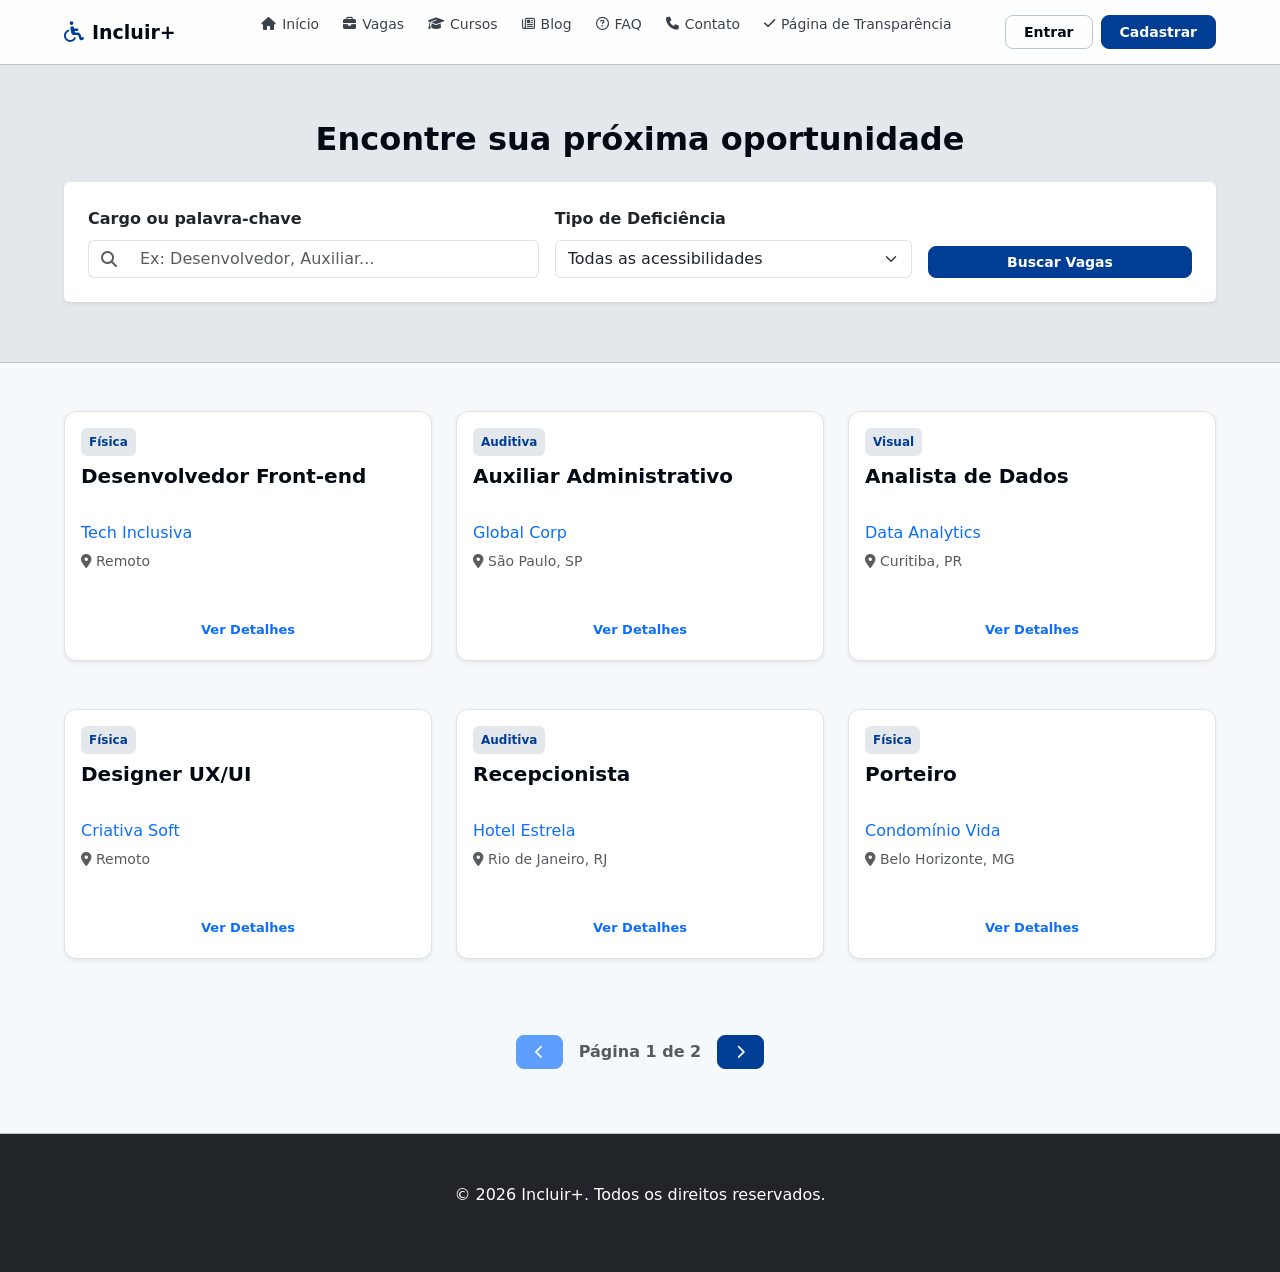
<file: paginas/Vagas.html>
<!doctype html>
<html lang="pt-br">

<head>
    <meta charset="utf-8">
    <meta name="viewport" content="width=device-width, initial-scale=1">
    <title>Vagas | Incluir+</title>
    <link href="https://cdn.jsdelivr.net/npm/bootstrap@5.3.3/dist/css/bootstrap.min.css" rel="stylesheet">
    <link rel="stylesheet" href="../estilos/pagina_inicial.css" />
    <link rel="stylesheet" href="https://cdnjs.cloudflare.com/ajax/libs/font-awesome/6.5.1/css/all.min.css" />

    <script type="module" src="../scripts/funcoes.js"></script>
    <script>
        window.onload = function(){
        carregar_nome_usuario();
        verificar_login_usuario();
    }
  </script>
    <link rel="stylesheet" href="../estilos/Vagas.css">
</head>

<body>
    <!-- ============================
       NAVBAR
       ============================ -->
  <nav class="custom-navbar" id="navbar_custom" role="navigation" aria-label="Navegação principal">
    <div class="nav-container">

      <a href="index.html" class="nav-logo" aria-label="Incluir+ — Página inicial">
        <i class="fa-solid fa-wheelchair" aria-hidden="true"></i>
        <span>Incluir+</span>
      </a>

      <ul class="custom-nav-links" id="navLinks" role="list">
         <li><a href="index.html" class="active"><i class="fa-solid fa-house" aria-hidden="true"></i> Início</a></li>
        <li><a href="vagas_gui.html"><i class="fa-solid fa-briefcase" aria-hidden="true"></i> Vagas</a></li>
        <li><a href="Cursos.html"><i class="fa-solid fa-graduation-cap" aria-hidden="true"></i> Cursos</a></li>
        <li><a href="blog.html"><i class="fa-regular fa-newspaper" aria-hidden="true"></i> Blog</a></li>
        <li><a href="faq.html"><i class="fa-regular fa-circle-question" aria-hidden="true"></i> FAQ</a></li>
        <li><a href="contato.html"><i class="fa-solid fa-phone" aria-hidden="true"></i> Contato</a></li>
        <li><a href="Pagina_Transparencia.html"><i class="fa-solid fa-check" aria-hidden="true"></i> Página de Transparência</a></li>
        <li id="dashboard_option_nav"><a href="contato.html"><i class="fa-solid fa-chart-pie" aria-hidden="true"></i> Dashboard</a></li>
      </ul>

      <div class="custom-nav-actions">
        <div id="cabec_padrao">
            <a href="Login.html" class="btn btn-outline">Entrar</a>
            <a href="Cadastro.html" class="btn btn-primary">Cadastrar</a>
        </div>
        <div style="display: none; align-items: center; justify-content: center; gap: 10px;" id="div_logado">
            <i class="fa-solid fa-user usu_logado" onclick="redirecionar('Cadastro.html')" style="cursor: pointer;"></i>
            <span id="nome_usuario" onclick="redirecionar('Cadastro.html')"></span>
            <button type="button" class="btn btn-light me-2" id="bb_sair" onclick="deslogar()">Sair</button>
        </div>
      </div>

      <button class="custom-nav-toggle" id="navToggle" aria-label="Abrir menu" aria-expanded="false">
        <i class="fa-solid fa-bars" aria-hidden="true"></i>
      </button>

    </div>

    <!-- Mobile dropdown -->
    <div class="custom-nav-mobile" id="navMobile" aria-hidden="true">
      <ul role="list">
        <li><a href="index.html"><i class="fa-solid fa-house" aria-hidden="true"></i> Início</a></li>
        <li><a href="vagas_gui.html"><i class="fa-solid fa-briefcase" aria-hidden="true"></i> Vagas</a></li>
        <li><a href="Cursos.html"><i class="fa-solid fa-graduation-cap" aria-hidden="true"></i> Cursos</a></li>
        <li><a href="blog.html"><i class="fa-regular fa-newspaper" aria-hidden="true"></i> Blog</a></li>
        <li><a href="faq.html"><i class="fa-regular fa-circle-question" aria-hidden="true"></i> FAQ</a></li>
        <li><a href="contato.html"><i class="fa-solid fa-phone" aria-hidden="true"></i> Contato</a></li>
        <li><a href="Pagina_Transparencia.html"><i class="fa-solid fa-check" aria-hidden="true"></i> Página de Transparência</a></li>
        <li class="nav-item p-2 m-1" style="display: none; font-weight: bold;" id="dashboard_option_nav">
            <a class="text-dark/90 nav-link" href="#"><i class="fa-solid fa-chart-pie" style="margin-right: 5px;"></i>Dashboard</a>
        </li>
      </ul>
      <div class="custom-nav-mobile-actions">
        <a href="Login.html" class="btn btn-outline">Entrar</a>
        <a href="Cadastro.html" class="btn btn-primary">Cadastrar</a>
      </div>
    </div>
  </nav>

    <section class="search-section">
        <div class="container">
            <h2 class="mb-4 fw-bold text-center">Encontre sua próxima oportunidade</h2>
            <div class="card p-4 shadow-sm border-0">
                <form class="row g-3" id="filtroVagas">
                    <div class="col-md-5">
                        <label class="form-label fw-semibold">Cargo ou palavra-chave</label>
                        <div class="input-group">
                            <span class="input-group-text bg-white border-end-0"><i class="fa-solid fa-magnifying-glass text-muted"></i></span>
                            <input type="text" class="form-control border-start-0" id="inputBusca" placeholder="Ex: Desenvolvedor, Auxiliar...">
                        </div>
                    </div>
                    <div class="col-md-4">
                        <label class="form-label fw-semibold">Tipo de Deficiência</label>
                        <select class="form-select" id="selectPcd">
                            <option value="todas">Todas as acessibilidades</option>
                            <option value="fisica">Física</option>
                            <option value="visual">Visual</option>
                            <option value="auditiva">Auditiva</option>
                        </select>
                    </div>
                    <div class="col-md-3 d-flex align-items-end">
                        <button type="submit" class="btn btn-primary w-100 py-2 fw-bold">Buscar Vagas</button>
                    </div>
                </form>
            </div>
        </div>
    </section>

    <main class="container py-5">
        <div class="row g-4" id="listaVagas"></div>

        <nav aria-label="Navegação de vagas" class="mt-5">
            <ul class="pagination justify-content-center align-items-center gap-3">
                <li><button id="seta-esquerda" class="btn btn-primary" onclick="mudarPagina(-1)"><i class="fa-solid fa-chevron-left"></i></button></li>
                <li><span id="info-pagina" class="fw-bold text-muted"></span></li>
                <li><button id="seta-direita" class="btn btn-primary" onclick="mudarPagina(1)"><i class="fa-solid fa-chevron-right"></i></button></li>
            </ul>
        </nav>
    </main>

    <footer class="bg-dark text-white py-5 mt-auto">
        <div class="container text-center">
            <p>&copy; 2026 Incluir+. Todos os direitos reservados.</p>
        </div>
    </footer>

    <script src="../scripts/Vagas.js"></script>
    <script src="../scripts/pagina_inicial.js"></script>
    <script src="https://cdn.jsdelivr.net/npm/bootstrap@5.3.3/dist/js/bootstrap.bundle.min.js"></script>
</body>
</html>
</file>
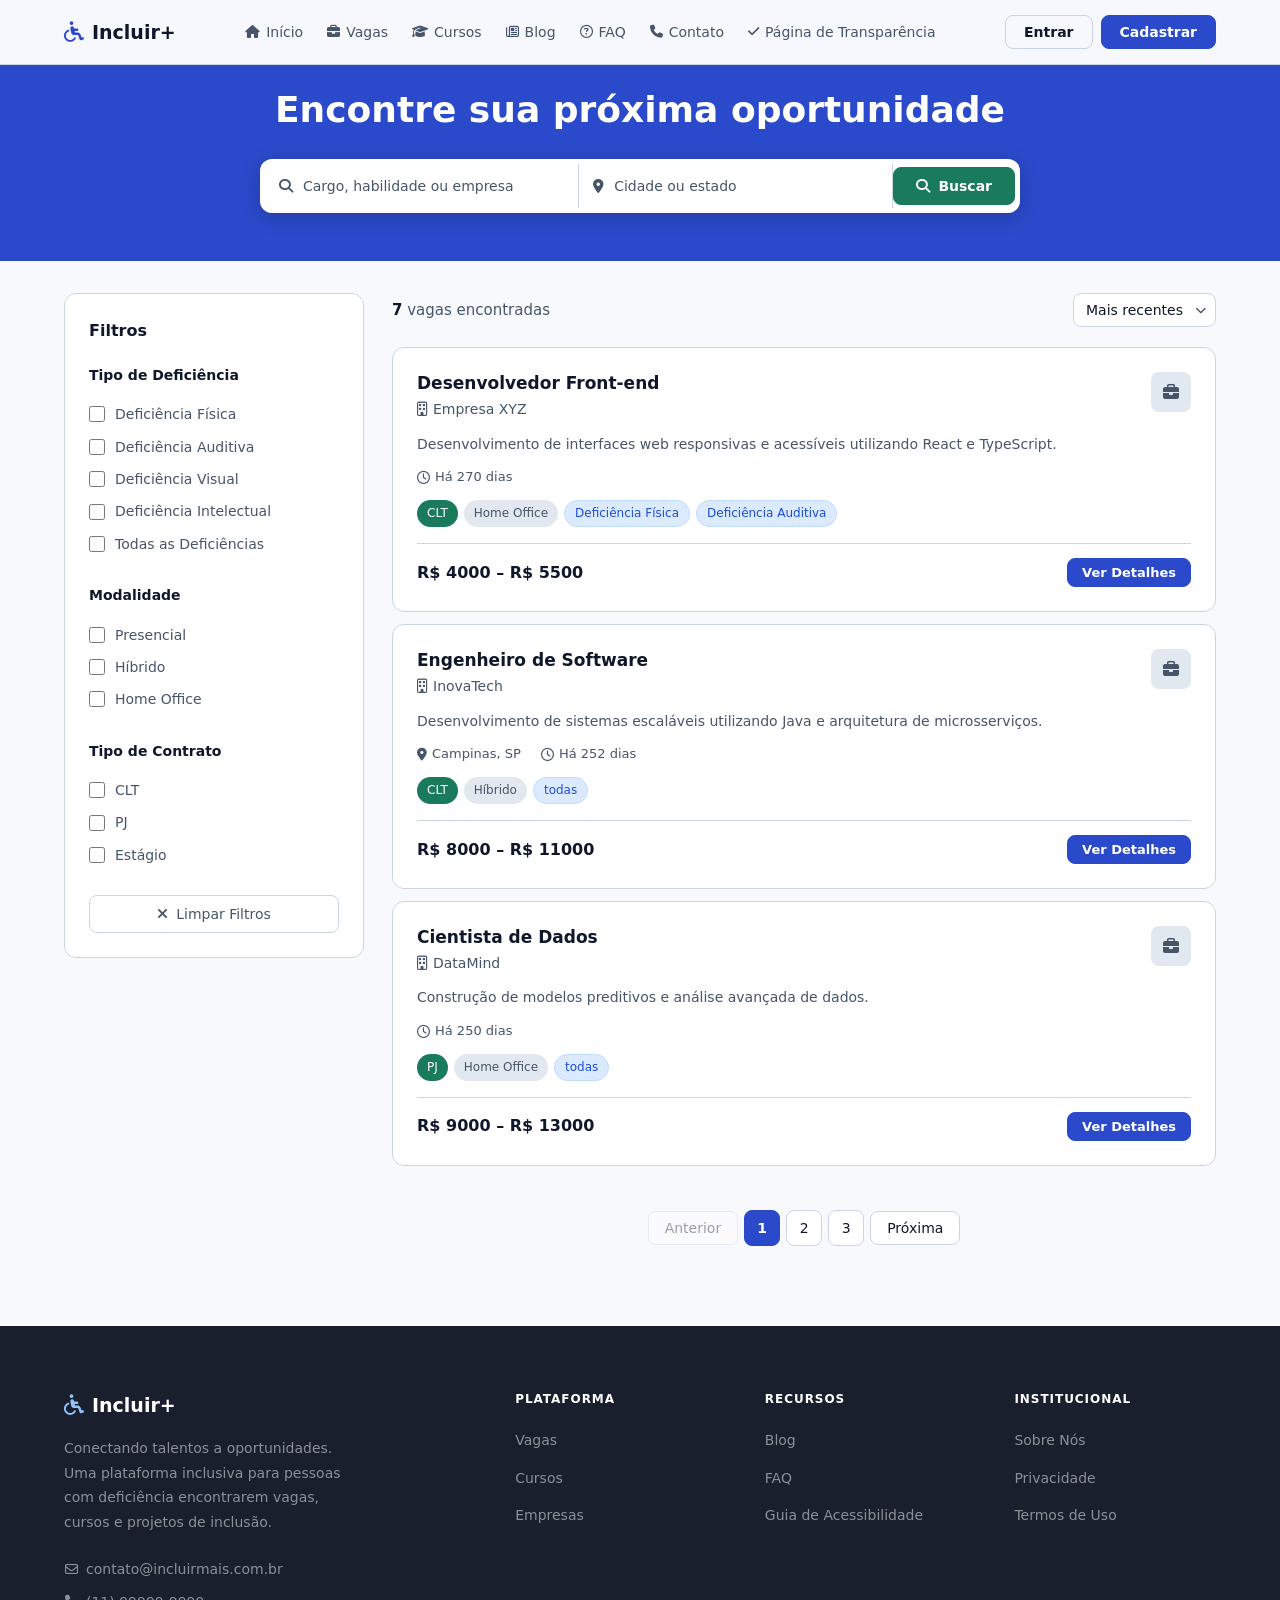
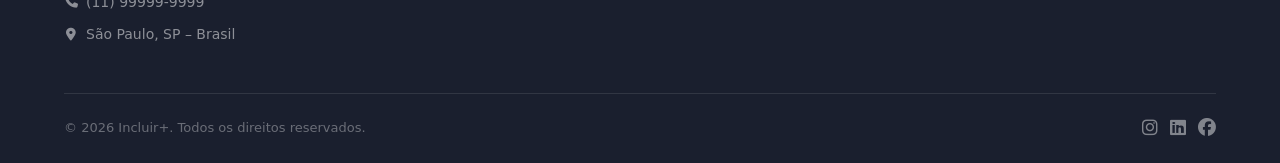
<file: paginas/vagas_gui.html>
<!DOCTYPE html>
<html lang="pt-BR">
<head>
  <meta charset="UTF-8" />
  <meta name="viewport" content="width=device-width, initial-scale=1.0" />
  <meta name="description" content="Incluir+ — Encontre vagas de emprego inclusivas para pessoas com deficiência em todo o Brasil." />
  <title>Vagas de Emprego | Incluir+</title>
  <link rel="stylesheet" href="../estilos/pagina_inicial.css" />
  <link rel="stylesheet" href="../estilos/vagas_gui.css" />
  <link rel="stylesheet" href="https://cdnjs.cloudflare.com/ajax/libs/font-awesome/6.5.1/css/all.min.css" />
  <script type="module" src="../scripts/funcoes.js"></script>
  <script>
    window.onload = function(){
        carregar_nome_usuario();
        verificar_login_usuario();
    }
  </script>
</head>
<body>

  <!-- ============================
       NAVBAR
       ============================ -->
  <nav class="custom-navbar" id="navbar_custom" role="navigation" aria-label="Navegação principal">
    <div class="nav-container">

      <a href="index.html" class="nav-logo" aria-label="Incluir+ — Página inicial">
        <i class="fa-solid fa-wheelchair" aria-hidden="true"></i>
        <span>Incluir+</span>
      </a>

      <ul class="custom-nav-links" id="navLinks" role="list">
         <li><a href="index.html" class="active"><i class="fa-solid fa-house" aria-hidden="true"></i> Início</a></li>
        <li><a href="vagas_gui.html"><i class="fa-solid fa-briefcase" aria-hidden="true"></i> Vagas</a></li>
        <li><a href="Cursos.html"><i class="fa-solid fa-graduation-cap" aria-hidden="true"></i> Cursos</a></li>
        <li><a href="blog.html"><i class="fa-regular fa-newspaper" aria-hidden="true"></i> Blog</a></li>
        <li><a href="faq.html"><i class="fa-regular fa-circle-question" aria-hidden="true"></i> FAQ</a></li>
        <li><a href="contato.html"><i class="fa-solid fa-phone" aria-hidden="true"></i> Contato</a></li>
        <li><a href="Pagina_Transparencia.html"><i class="fa-solid fa-check" aria-hidden="true"></i> Página de Transparência</a></li>
        <li id="dashboard_option_nav"><a href="contato.html"><i class="fa-solid fa-chart-pie" aria-hidden="true"></i> Dashboard</a></li>
      </ul>

      <div class="custom-nav-actions">
        <div id="cabec_padrao">
            <a href="Login.html" class="btn btn-outline">Entrar</a>
            <a href="Cadastro.html" class="btn btn-primary">Cadastrar</a>
        </div>
        <div style="display: none; align-items: center; justify-content: center; gap: 10px;" id="div_logado">
            <i class="fa-solid fa-user usu_logado" onclick="redirecionar('Cadastro.html')" style="cursor: pointer;"></i>
            <span id="nome_usuario" onclick="redirecionar('Cadastro.html')"></span>
            <button type="button" class="btn btn-light me-2" id="bb_sair" onclick="deslogar()">Sair</button>
        </div>
      </div>

      <button class="custom-nav-toggle" id="navToggle" aria-label="Abrir menu" aria-expanded="false">
        <i class="fa-solid fa-bars" aria-hidden="true"></i>
      </button>

    </div>

    <!-- Mobile dropdown -->
    <div class="custom-nav-mobile" id="navMobile" aria-hidden="true">
      <ul role="list">
        <li><a href="index.html"><i class="fa-solid fa-house" aria-hidden="true"></i> Início</a></li>
        <li><a href="vagas_gui.html"><i class="fa-solid fa-briefcase" aria-hidden="true"></i> Vagas</a></li>
        <li><a href="Cursos.html"><i class="fa-solid fa-graduation-cap" aria-hidden="true"></i> Cursos</a></li>
        <li><a href="blog.html"><i class="fa-regular fa-newspaper" aria-hidden="true"></i> Blog</a></li>
        <li><a href="faq.html"><i class="fa-regular fa-circle-question" aria-hidden="true"></i> FAQ</a></li>
        <li><a href="contato.html"><i class="fa-solid fa-phone" aria-hidden="true"></i> Contato</a></li>
        <li><a href="Pagina_Transparencia.html"><i class="fa-solid fa-check" aria-hidden="true"></i> Página de Transparência</a></li>
        <li class="nav-item p-2 m-1" style="display: none; font-weight: bold;" id="dashboard_option_nav">
            <a class="text-dark/90 nav-link" href="#"><i class="fa-solid fa-chart-pie" style="margin-right: 5px;"></i>Dashboard</a>
        </li>
      </ul>
      <div class="custom-nav-mobile-actions">
        <a href="Login.html" class="btn btn-outline">Entrar</a>
        <a href="Cadastro.html" class="btn btn-primary">Cadastrar</a>
      </div>
    </div>
  </nav>

  <main>

    <!-- ============================
         HERO / BUSCA
         ============================ -->
    <section class="jobs-hero" aria-labelledby="jobs-hero-title">
      <h1 id="jobs-hero-title">Encontre sua próxima oportunidade</h1>
      <form class="jobs-search-form" id="searchForm" role="search" aria-label="Busca de vagas">
        <div class="search-input-wrap">
          <i class="fa-solid fa-magnifying-glass" aria-hidden="true"></i>
          <input
            type="search"
            id="searchQuery"
            name="q"
            placeholder="Cargo, habilidade ou empresa"
            aria-label="Cargo, habilidade ou empresa"
            autocomplete="off"
          />
        </div>
        <div class="search-input-wrap">
          <i class="fa-solid fa-location-dot" aria-hidden="true"></i>
          <input
            type="text"
            id="searchLocation"
            name="local"
            placeholder="Cidade ou estado"
            aria-label="Cidade ou estado"
            autocomplete="off"
          />
        </div>
        <button type="submit" class="btn btn-secondary btn-search">
          <i class="fa-solid fa-magnifying-glass" aria-hidden="true"></i>
          Buscar
        </button>
      </form>
    </section>

    <!-- ============================
         CONTEÚDO: FILTROS + VAGAS
         ============================ -->
    <div class="jobs-page">
      <div class="container">
        <div class="jobs-layout">

          <!-- Botão de filtro mobile (só aparece em telas pequenas) -->
          <button class="filters-toggle" id="filtersToggle" aria-expanded="false" aria-controls="filtersSidebar" aria-label="Mostrar filtros">
            <i class="fa-solid fa-filter" aria-hidden="true"></i>
            <span>Filtros</span>
            <i class="fa-solid fa-chevron-down filters-toggle-arrow" aria-hidden="true"></i>
          </button>

          <!-- Sidebar de filtros -->
          <aside class="filters-sidebar" id="filtersSidebar" aria-label="Filtros de vagas">
            <h2 class="filters-title">Filtros</h2>

            <fieldset class="filter-group">
              <legend>Tipo de Deficiência</legend>
              <label class="filter-option">
                <input type="checkbox" name="deficiencia" value="fisica" />
                <span>Deficiência Física</span>
              </label>
              <label class="filter-option">
                <input type="checkbox" name="deficiencia" value="auditiva" />
                <span>Deficiência Auditiva</span>
              </label>
              <label class="filter-option">
                <input type="checkbox" name="deficiencia" value="visual" />
                <span>Deficiência Visual</span>
              </label>
              <label class="filter-option">
                <input type="checkbox" name="deficiencia" value="intelectual" />
                <span>Deficiência Intelectual</span>
              </label>
              <label class="filter-option">
                <input type="checkbox" name="deficiencia" value="todas" />
                <span>Todas as Deficiências</span>
              </label>
            </fieldset>

            <fieldset class="filter-group">
              <legend>Modalidade</legend>
              <label class="filter-option">
                <input type="checkbox" name="modalidade" value="presencial" />
                <span>Presencial</span>
              </label>
              <label class="filter-option">
                <input type="checkbox" name="modalidade" value="hibrido" />
                <span>Híbrido</span>
              </label>
              <label class="filter-option">
                <input type="checkbox" name="modalidade" value="home" />
                <span>Home Office</span>
              </label>
            </fieldset>

            <fieldset class="filter-group">
              <legend>Tipo de Contrato</legend>
              <label class="filter-option">
                <input type="checkbox" name="contrato" value="clt" />
                <span>CLT</span>
              </label>
              <label class="filter-option">
                <input type="checkbox" name="contrato" value="pj" />
                <span>PJ</span>
              </label>
              <label class="filter-option">
                <input type="checkbox" name="contrato" value="estagio" />
                <span>Estágio</span>
              </label>
            </fieldset>

            <button class="btn-clear-filters" id="clearFilters" type="button">
              <i class="fa-solid fa-xmark" aria-hidden="true"></i>
              Limpar Filtros
            </button>
          </aside>

          <!-- Lista de vagas -->
          <div class="jobs-content">

            <div class="jobs-content-header">
              <p class="jobs-count" id="jobsCount" aria-live="polite">
                <strong>8</strong> vagas encontradas
              </p>
              <div class="select-wrap sort-wrap">
                <select id="sortSelect" aria-label="Ordenar vagas por">
                  <option value="recentes">Mais recentes</option>
                  <option value="salario-asc">Menor salário</option>
                  <option value="salario-desc">Maior salário</option>
                </select>
                <i class="fa-solid fa-chevron-down" aria-hidden="true"></i>
              </div>
            </div>

            <ul class="jobs-list" id="jobsList" role="list" aria-label="Lista de vagas">
              
            </ul>

            <!-- Estado vazio -->
            <div class="jobs-empty" id="jobsEmpty" hidden aria-live="polite">
              <i class="fa-solid fa-magnifying-glass" aria-hidden="true"></i>
              <h3>Nenhuma vaga encontrada</h3>
              <p>Tente ajustar os filtros ou o termo de busca.</p>
            </div>

            <!-- Paginação -->
            <nav class="pagination" id="pagination" aria-label="Páginas de vagas">
              <button class="page-btn page-prev" id="pagePrev" disabled aria-label="Página anterior">
                Anterior
              </button>
              <div class="page-numbers" id="pageNumbers" role="list"></div>
              <button class="page-btn page-next" id="pageNext" aria-label="Próxima página">
                Próxima
              </button>
            </nav>

          </div>
        </div>
      </div>
    </div>

  </main>

  <!-- ============================
       MODAL DE DETALHES DA VAGA
       ============================ -->

  <div class="modal-overlay" id="modalDetalhesOverlay">

    <div class="modal-box modal-detalhes">

      <div class="modal-header">
        <div>
          <h2 id="detalhesTitulo"></h2>
          <p id="detalhesEmpresa"></p>
        </div>

        <button
          class="modal-close"
          onclick="fecharModalDetalhes()"
        >
          <i class="fa-solid fa-xmark"></i>
        </button>
      </div>

      <div class="modal-body detalhes-body">

        <div class="detalhe-bloco">
          <h3>Descrição</h3>
          <p id="detalhesDescricao"></p>
        </div>

        <div class="detalhe-grid">

          <div class="detalhe-item">
            <span>Modalidade</span>
            <strong id="detalhesModalidade"></strong>
          </div>

          <div class="detalhe-item">
            <span>Contrato</span>
            <strong id="detalhesContrato"></strong>
          </div>

          <div class="detalhe-item">
            <span>Escolaridade</span>
            <strong id="detalhesEscolaridade"></strong>
          </div>

          <div class="detalhe-item">
            <span>Salário</span>
            <strong id="detalhesSalario"></strong>
          </div>

        </div>

        <div
          class="detalhe-bloco"
          id="blocoEndereco"
        >
          <h3>Endereço</h3>

          <p id="detalhesEndereco"></p>
        </div>

        <div class="detalhe-bloco">
          <h3>Benefícios</h3>
          <p id="detalhesBeneficios"></p>
        </div>

        <div class="detalhe-bloco">
          <h3>Requisitos</h3>
          <p id="detalhesRequisitos"></p>
        </div>

        <div class="detalhe-bloco">
          <h3>Requisitos Opcionais</h3>
          <p id="detalhesReqOpc"></p>
        </div>

        <div class="detalhe-bloco">
          <h3>Responsabilidades</h3>
          <p id="detalhesResponsabilidades"></p>
        </div>

        <div class="detalhe-bloco">
          <h3>Deficiências Aceitas</h3>
          <p id="detalhesDeficiencia"></p>
        </div>

      </div>

    </div>

  </div>

  <!-- ============================
       FOOTER
       ============================ -->
  <footer class="footer" role="contentinfo">
    <div class="container">
      <div class="footer-grid">

        <div class="footer-brand">
          <a href="index.html" class="nav-logo" aria-label="Incluir+ — Página inicial">
            <i class="fa-solid fa-wheelchair" aria-hidden="true"></i>
            <span>Incluir+</span>
          </a>
          <p>
            Conectando talentos a oportunidades. Uma plataforma inclusiva
            para pessoas com deficiência encontrarem vagas, cursos e projetos
            de inclusão.
          </p>
          <address class="footer-contact">
            <a href="mailto:contato@incluirmais.com.br">
              <i class="fa-regular fa-envelope" aria-hidden="true"></i>
              contato@incluirmais.com.br
            </a>
            <a href="tel:+5511999999999">
              <i class="fa-solid fa-phone" aria-hidden="true"></i>
              (11) 99999-9999
            </a>
            <span>
              <i class="fa-solid fa-location-dot" aria-hidden="true"></i>
              São Paulo, SP – Brasil
            </span>
          </address>
        </div>

        <div class="footer-links">
          <h4>Plataforma</h4>
          <ul>
            <li><a href="vagas.html">Vagas</a></li>
            <li><a href="#">Cursos</a></li>
            <li><a href="#">Empresas</a></li>
          </ul>
        </div>

        <div class="footer-links">
          <h4>Recursos</h4>
          <ul>
            <li><a href="#">Blog</a></li>
            <li><a href="#">FAQ</a></li>
            <li><a href="#">Guia de Acessibilidade</a></li>
          </ul>
        </div>

        <div class="footer-links">
          <h4>Institucional</h4>
          <ul>
            <li><a href="#">Sobre Nós</a></li>
            <li><a href="#">Privacidade</a></li>
            <li><a href="#">Termos de Uso</a></li>
          </ul>
        </div>

      </div>

      <div class="footer-bottom">
        <p>&copy; 2026 Incluir+. Todos os direitos reservados.</p>
        <div class="footer-social" aria-label="Redes sociais">
          <a href="#" aria-label="Instagram"><i class="fa-brands fa-instagram" aria-hidden="true"></i></a>
          <a href="#" aria-label="LinkedIn"><i class="fa-brands fa-linkedin" aria-hidden="true"></i></a>
          <a href="#" aria-label="Facebook"><i class="fa-brands fa-facebook" aria-hidden="true"></i></a>
        </div>
      </div>
    </div>
  </footer>

  <script src="../scripts/pagina_inicial.js"></script>
  <script src="../scripts/lista_vagas.js"></script>
  <script src="../scripts/vagas_gui.js"></script>
  

</body>
</html>
</file>
<file: estilos/pagina_inicial.css>
/* ==========================================
   Design System — CSS Variables
   ========================================== */
:root {
  /* Cores principais */
  --primary:            #2b4acb;
  --primary-foreground: #ffffff;
  --secondary:          #1a7a5c;
  --secondary-foreground: #ffffff;
  --destructive:        #c53030;

  /* Neutros */
  --background:         #f8f9fc;
  --foreground:         #0f172a;
  --card:               #ffffff;
  --muted:              #e2e8f0;
  --muted-foreground:   #475569;
  --border:             #cbd5e1;
  --input:              #e2e8f0;
  --ring:               #2b4acb;

  /* Tipografia */
  --font: 'Segoe UI', system-ui, -apple-system, BlinkMacSystemFont, sans-serif;

  /* Layout */
  --container: 1200px;
  --section-py: 88px;

  /* Bordas */
  --radius-sm: 8px;
  --radius:    12px;
  --radius-lg: 16px;
  --radius-xl: 24px;

  /* Sombras */
  --shadow-sm: 0 1px 2px rgba(0, 0, 0, 0.05);
  --shadow:    0 4px 12px rgba(0, 0, 0, 0.08);
  --shadow-lg: 0 12px 32px rgba(0, 0, 0, 0.12);
}

/* ==========================================
   Reset & Base
   ========================================== */
*, *::before, *::after {
  box-sizing: border-box;
  margin: 0;
  padding: 0;
}

html {
  scroll-behavior: smooth;
  scroll-padding-top: 72px;
}

body {
  font-family: var(--font);
  background-color: var(--background);
  color: var(--foreground);
  line-height: 1.6;
  font-size: 16px;
  -webkit-font-smoothing: antialiased;
}

a {
  text-decoration: none;
  color: inherit;
}

ul { list-style: none; }

img {
  max-width: 100%;
  height: auto;
  display: block;
}

/* ==========================================
   Utilitários
   ========================================== */
.container {
  max-width: var(--container);
  margin: 0 auto;
  padding: 0 24px;
}

.text-primary   { color: var(--primary); }
.text-secondary { color: var(--secondary); }

/* ==========================================
   Botões
   ========================================== */
.btn {
  display: inline-flex;
  align-items: center;
  justify-content: center;
  gap: 8px;
  padding: 9px 18px;
  border-radius: var(--radius-sm);
  font-size: 14px;
  font-weight: 600;
  font-family: var(--font);
  cursor: pointer;
  border: 1.5px solid transparent;
  transition: background-color 0.18s ease, border-color 0.18s ease, color 0.18s ease, box-shadow 0.18s ease;
  white-space: nowrap;
  line-height: 1;
}

.btn:focus-visible {
  outline: 3px solid var(--ring);
  outline-offset: 2px;
}

.btn-primary {
  background-color: var(--primary);
  color: var(--primary-foreground);
  border-color: var(--primary);
}
.btn-primary:hover {
  background-color: #1e38a8;
  border-color: #1e38a8;
}

.btn-outline {
  background-color: transparent;
  color: var(--foreground);
  border-color: var(--border);
}
.btn-outline:hover {
  background-color: var(--muted);
}

.btn-lg {
  padding: 12px 24px;
  font-size: 15px;
}

.btn-sm {
  padding: 7px 14px;
  font-size: 13px;
}

.btn-full {
  width: 100%;
}

/* ==========================================
   Tags
   ========================================== */
.tag {
  display: inline-flex;
  align-items: center;
  padding: 3px 10px;
  border-radius: 999px;
  font-size: 12px;
  font-weight: 500;
}

.tag-clt {
  background-color: var(--secondary);
  color: #fff;
}

.tag-mode {
  background-color: var(--muted);
  color: var(--muted-foreground);
}

.tag-disability {
  background-color: #dbeafe;
  color: #1d4ed8;
  border: 1px solid #bfdbfe;
}

.tag-level,
.tag-category {
  background-color: var(--muted);
  color: var(--muted-foreground);
}

/* Badges */
.badge {
  display: inline-flex;
  align-items: center;
  padding: 3px 10px;
  border-radius: 999px;
  font-size: 12px;
  font-weight: 700;
}

.badge-free { background-color: var(--secondary); color: #fff; }
.badge-paid { background-color: var(--primary);   color: #fff; }

/* ==========================================
   Navbar
   ========================================== */
.custom-navbar {
  position: fixed;
  top: 0;
  left: 0;
  right: 0;
  z-index: 100;
  background-color: rgba(255, 255, 255, 0.96);
  backdrop-filter: blur(10px);
  -webkit-backdrop-filter: blur(10px);
  border-bottom: 1px solid var(--border);
  transition: box-shadow 0.2s ease;
  display: block;
  padding: 0;
  flex-wrap: nowrap;
}

.custom-navbar.scrolled {
  box-shadow: var(--shadow);
}

.nav-container {
  max-width: var(--container);
  margin: 0 auto;
  padding: 0 24px;
  height: 64px;
  display: flex;
  align-items: center;
  gap: 24px;
}

/* Logo */
.nav-logo {
  display: flex;
  align-items: center;
  gap: 8px;
  font-size: 19px;
  font-weight: 800;
  color: var(--foreground);
  flex-shrink: 0;
}
.nav-logo i { color: var(--primary); font-size: 20px; }

/* Links desktop */
.custom-nav-links {
  display: flex;
  align-items: center;
  gap: 2px;
  flex: 1;
  justify-content: center;
}

.custom-nav-links a {
  display: flex;
  align-items: center;
  gap: 6px;
  padding: 7px 11px;
  border-radius: var(--radius-sm);
  font-size: 14px;
  color: var(--muted-foreground);
  transition: color 0.15s, background-color 0.15s;
}
.custom-nav-links a i { font-size: 13px; }
.custom-nav-links a:hover,
.custom-nav-links a.active {
  color: var(--foreground);
  background-color: var(--muted);
}

/* Actions desktop */
.custom-nav-actions {
  display: flex;
  align-items: center;
  gap: 8px;
  flex-shrink: 0;
}

#cabec_padrao {
  display: flex;
  align-items: center;
  gap: 8px;
}

/* Hamburger */
.custom-nav-toggle {
  display: none;
  background: none;
  border: none;
  font-size: 20px;
  cursor: pointer;
  color: var(--foreground);
  padding: 8px;
  margin-left: auto;
  border-radius: var(--radius-sm);
  transition: background-color 0.15s;
}
.custom-nav-toggle:hover { background-color: var(--muted); }
.custom-nav-toggle:focus-visible {
  outline: 3px solid var(--ring);
  outline-offset: 2px;
}

/* Mobile dropdown */
.custom-nav-mobile {
  display: none;
  flex-direction: column;
  gap: 4px;
  padding: 12px 24px 20px;
  border-top: 1px solid var(--border);
  background-color: var(--card);
}

.custom-nav-mobile.open { display: flex; }

.custom-nav-mobile ul {
  display: flex;
  flex-direction: column;
  gap: 2px;
}

.custom-nav-mobile ul a {
  display: flex;
  align-items: center;
  gap: 10px;
  padding: 10px 12px;
  border-radius: var(--radius-sm);
  font-size: 15px;
  color: var(--muted-foreground);
  transition: color 0.15s, background-color 0.15s;
}
.custom-nav-mobile ul a:hover {
  color: var(--foreground);
  background-color: var(--muted);
}

.custom-nav-mobile-actions {
  display: flex;
  flex-direction: column;
  gap: 8px;
  margin-top: 12px;
  padding-top: 16px;
  border-top: 1px solid var(--border);
}


/* ==========================================
   Seções — comuns
   ========================================== */
.section-header {
  text-align: center;
  margin-bottom: 56px;
}
.section-header h2 {
  font-size: clamp(26px, 4vw, 36px);
  font-weight: 800;
  color: var(--foreground);
  margin-bottom: 12px;
}
.section-header p {
  font-size: 16px;
  color: var(--muted-foreground);
  max-width: 560px;
  margin: 0 auto;
}

.section-header-row {
  display: flex;
  align-items: flex-end;
  justify-content: space-between;
  gap: 24px;
  margin-bottom: 40px;
  flex-wrap: wrap;
}
.section-header-row h2 {
  font-size: clamp(22px, 3vw, 30px);
  font-weight: 800;
  color: var(--foreground);
  margin-bottom: 4px;
}
.section-header-row p {
  font-size: 15px;
  color: var(--muted-foreground);
}

/* ==========================================
   Hero
   ========================================== */
.hero {
  padding: 128px 0 80px;
  min-height: 100vh;
  display: flex;
  align-items: center;
  background-color: var(--background);
}

.hero-content {
  display: grid;
  grid-template-columns: 1fr 1fr;
  gap: 64px;
  align-items: center;
}

.hero-badge {
  display: inline-flex;
  align-items: center;
  padding: 6px 14px;
  background-color: var(--card);
  border: 1px solid var(--border);
  border-radius: 999px;
  font-size: 13px;
  color: var(--muted-foreground);
  margin-bottom: 20px;
}

.hero-title {
  font-size: clamp(34px, 4.5vw, 54px);
  font-weight: 800;
  line-height: 1.15;
  color: var(--foreground);
  margin-bottom: 20px;
}

.hero-description {
  font-size: 16px;
  color: var(--muted-foreground);
  margin-bottom: 32px;
  max-width: 460px;
  line-height: 1.75;
}

.hero-actions {
  display: flex;
  gap: 12px;
  margin-bottom: 40px;
  flex-wrap: wrap;
}

/* Stats */
.hero-stats {
  display: flex;
  gap: 14px;
}

.stat-card {
  flex: 1;
  display: flex;
  flex-direction: column;
  align-items: center;
  gap: 3px;
  padding: 16px 12px;
  background-color: var(--card);
  border: 1px solid var(--border);
  border-radius: var(--radius);
  box-shadow: var(--shadow-sm);
}
.stat-card i {
  font-size: 18px;
  color: var(--primary);
  margin-bottom: 4px;
}
.stat-number {
  font-size: 22px;
  font-weight: 800;
  color: var(--foreground);
  line-height: 1;
}
.stat-label {
  font-size: 12px;
  color: var(--muted-foreground);
  text-align: center;
}

/* Image card */
.hero-image {
  position: relative;
}

.hero-image-card {
  position: relative;
  background-color: var(--card);
  border: 1px solid var(--border);
  border-radius: var(--radius-xl);
  padding: 32px;
  overflow: hidden;
  box-shadow: var(--shadow-lg);
}

.hero-image-circle {
  position: absolute;
  width: 76%;
  padding-bottom: 76%;
  background-color: #bfdbfe;
  border-radius: 50%;
  top: 50%;
  left: 55%;
  transform: translate(-50%, -50%);
  z-index: 0;
}

.hero-image-card img {
  position: relative;
  z-index: 1;
  width: 100%;
  object-fit: cover;
  border-radius: var(--radius-lg);
}

/* WCAG badge */
.wcag-badge {
  position: absolute;
  bottom: -20px;
  left: 28px;
  display: flex;
  align-items: center;
  gap: 10px;
  background-color: var(--card);
  border: 1px solid var(--border);
  border-radius: var(--radius);
  padding: 10px 16px;
  box-shadow: var(--shadow);
}
.wcag-badge i {
  font-size: 26px;
  color: var(--secondary);
}
.wcag-badge div {
  display: flex;
  flex-direction: column;
  line-height: 1.4;
}
.wcag-badge strong {
  font-size: 13px;
  font-weight: 700;
  color: var(--foreground);
}
.wcag-badge span {
  font-size: 12px;
  color: var(--muted-foreground);
}

/* ==========================================
   Features
   ========================================== */
.features {
  padding: var(--section-py) 0;
  background-color: var(--background);
}

.features-grid {
  display: grid;
  grid-template-columns: repeat(3, 1fr);
  gap: 20px;
}

.feature-card {
  background-color: var(--card);
  border: 1px solid var(--border);
  border-radius: var(--radius);
  padding: 28px;
  transition: box-shadow 0.2s ease, transform 0.2s ease;
}
.feature-card:hover {
  box-shadow: var(--shadow);
  transform: translateY(-2px);
}

.feature-icon {
  width: 44px;
  height: 44px;
  background-color: var(--muted);
  border-radius: var(--radius-sm);
  display: flex;
  align-items: center;
  justify-content: center;
  margin-bottom: 16px;
}
.feature-icon i { font-size: 18px; color: var(--foreground); }

.feature-card h3 {
  font-size: 16px;
  font-weight: 700;
  color: var(--foreground);
  margin-bottom: 10px;
}
.feature-card p {
  font-size: 14px;
  color: var(--muted-foreground);
  line-height: 1.65;
}

/* ==========================================
   Jobs
   ========================================== */
.jobs {
  padding: var(--section-py) 0;
  background-color: var(--card);
}

.jobs-grid {
  display: grid;
  grid-template-columns: repeat(2, 1fr);
  gap: 20px;
}

.job-card {
  background-color: var(--card);
  border: 1px solid var(--border);
  border-radius: var(--radius);
  padding: 24px;
  display: flex;
  flex-direction: column;
  gap: 12px;
  transition: box-shadow 0.2s ease;
}
.job-card:hover { box-shadow: var(--shadow); }

.job-card-header {
  display: flex;
  justify-content: space-between;
  align-items: flex-start;
  gap: 12px;
}

.job-title {
  font-size: 16px;
  font-weight: 700;
  color: var(--foreground);
  margin-bottom: 4px;
}

.job-company {
  font-size: 13px;
  color: var(--muted-foreground);
  display: flex;
  align-items: center;
  gap: 5px;
}

.job-icon {
  width: 40px;
  height: 40px;
  background-color: var(--muted);
  border-radius: var(--radius-sm);
  display: flex;
  align-items: center;
  justify-content: center;
  flex-shrink: 0;
  color: var(--muted-foreground);
  font-size: 16px;
}

.job-meta {
  display: flex;
  gap: 16px;
  flex-wrap: wrap;
}
.job-meta span {
  font-size: 13px;
  color: var(--muted-foreground);
  display: flex;
  align-items: center;
  gap: 5px;
}

.job-tags,
.job-disabilities {
  display: flex;
  gap: 6px;
  flex-wrap: wrap;
}

.job-footer {
  display: flex;
  justify-content: space-between;
  align-items: center;
  padding-top: 14px;
  border-top: 1px solid var(--border);
  margin-top: auto;
}

.job-salary {
  font-size: 15px;
  font-weight: 700;
  color: var(--foreground);
}

/* ==========================================
   Courses
   ========================================== */
.courses {
  padding: var(--section-py) 0;
  background-color: var(--background);
}

.courses-grid {
  display: grid;
  grid-template-columns: repeat(4, 1fr);
  gap: 20px;
}

.course-card {
  background-color: var(--card);
  border: 1px solid var(--border);
  border-radius: var(--radius);
  padding: 20px;
  display: flex;
  flex-direction: column;
  gap: 10px;
  transition: box-shadow 0.2s ease;
}
.course-card:hover { box-shadow: var(--shadow); }

.course-card-top {
  display: flex;
  justify-content: space-between;
  align-items: center;
}

.course-rating {
  font-size: 13px;
  font-weight: 600;
  color: var(--foreground);
  display: flex;
  align-items: center;
  gap: 4px;
}
.course-rating i { color: #f59e0b; }

.course-title {
  font-size: 15px;
  font-weight: 700;
  color: var(--foreground);
  line-height: 1.4;
}

.course-institution {
  font-size: 13px;
  color: var(--muted-foreground);
}

.course-meta {
  display: flex;
  gap: 16px;
  flex-wrap: wrap;
}
.course-meta span {
  font-size: 13px;
  color: var(--muted-foreground);
  display: flex;
  align-items: center;
  gap: 5px;
}

.course-tags {
  display: flex;
  gap: 6px;
  flex-wrap: wrap;
}

.course-card .btn-full { margin-top: auto; }

/* ==========================================
   Footer
   ========================================== */
.footer {
  background-color: #1a1f2e;
  color: rgba(255, 255, 255, 0.55);
  padding: 64px 0 0;
}

.footer-grid {
  display: grid;
  grid-template-columns: 2fr 1fr 1fr 1fr;
  gap: 48px;
  padding-bottom: 48px;
}

/* Coluna da marca */
.footer-brand .nav-logo {
  color: #fff;
  margin-bottom: 16px;
}
.footer-brand .nav-logo i { color: #93c5fd; }

.footer-brand > p {
  font-size: 14px;
  line-height: 1.75;
  margin-bottom: 24px;
  max-width: 300px;
  color: rgba(255, 255, 255, 0.5);
}

/* Contato */
.footer-contact {
  display: flex;
  flex-direction: column;
  gap: 10px;
  font-style: normal;
}

.footer-contact a,
.footer-contact span {
  display: flex;
  align-items: center;
  gap: 8px;
  font-size: 14px;
  color: rgba(255, 255, 255, 0.5);
  transition: color 0.15s;
}

.footer-contact a:hover { color: #fff; }

.footer-contact i {
  font-size: 13px;
  width: 14px;
  text-align: center;
  flex-shrink: 0;
}

/* Colunas de links */
.footer-links h4 {
  font-size: 12px;
  font-weight: 700;
  color: #fff;
  text-transform: uppercase;
  letter-spacing: 0.08em;
  margin-bottom: 18px;
}

.footer-links ul {
  display: flex;
  flex-direction: column;
  gap: 12px;
}

.footer-links a {
  font-size: 14px;
  color: rgba(255, 255, 255, 0.5);
  transition: color 0.15s;
}
.footer-links a:hover { color: #fff; }

/* Rodapé inferior */
.footer-bottom {
  border-top: 1px solid rgba(255, 255, 255, 0.1);
  padding: 20px 0;
  display: flex;
  justify-content: space-between;
  align-items: center;
  gap: 16px;
  flex-wrap: wrap;
}

.footer-bottom p {
  font-size: 13px;
  color: rgba(255, 255, 255, 0.35);
}

/* Ícones sociais (rodapé inferior) */
.footer-social {
  display: flex;
  gap: 12px;
}

.footer-social a {
  font-size: 18px;
  color: rgba(255, 255, 255, 0.45);
  transition: color 0.15s;
}

.footer-social a:hover { color: #fff; }

.footer-social a:focus-visible {
  outline: 3px solid #93c5fd;
  outline-offset: 3px;
  border-radius: 4px;
}

/* ==========================================
   Responsivo
   ========================================== */

/* Tablet */
@media (max-width: 1024px) {
  .hero-content {
    gap: 40px;
  }

  .features-grid {
    grid-template-columns: repeat(2, 1fr);
  }

  .courses-grid {
    grid-template-columns: repeat(2, 1fr);
  }

  .footer-grid {
    grid-template-columns: 1fr 1fr;
    gap: 36px;
  }
}

/* Mobile */
@media (max-width: 768px) {
  .custom-nav-links,
  .custom-nav-actions {
    display: none;
  }

  .custom-nav-toggle {
    display: block;
  }

  .hero {
    padding: 104px 0 64px;
    min-height: auto;
  }

  .hero-content {
    grid-template-columns: 1fr;
    gap: 40px;
  }

  .hero-image {
    order: -1;
  }

  .hero-stats {
    gap: 10px;
  }

  .features-grid {
    grid-template-columns: 1fr;
  }

  .jobs-grid {
    grid-template-columns: 1fr;
  }

  .courses-grid {
    grid-template-columns: repeat(2, 1fr);
  }

  .section-header-row {
    flex-direction: column;
    align-items: flex-start;
  }

  .footer-grid {
    grid-template-columns: 1fr;
    gap: 32px;
  }

  .footer-bottom {
    flex-direction: column;
    align-items: flex-start;
    gap: 12px;
  }

  .footer-social {
    gap: 16px;
  }
}

/* Mobile pequeno */
@media (max-width: 480px) {
  .courses-grid {
    grid-template-columns: 1fr;
  }

  .hero-stats {
    flex-direction: column;
  }

  .hero-actions {
    flex-direction: column;
    align-items: flex-start;
  }

  .hero-actions .btn {
    width: 100%;
    justify-content: center;
  }
}
</file>
<file: estilos/vagas_gui.css>
/* ==========================================
   vagas.css — Página de Vagas de Emprego
   Depende de: style.css (design system)
   ========================================== */

/* ==========================================
   Hero / Busca
   ========================================== */
.jobs-hero {
  background-color: var(--primary);
  padding: 88px 24px 48px;
  text-align: center;
  color: #fff;
}

.jobs-hero h1 {
  font-size: clamp(22px, 3.5vw, 36px);
  font-weight: 800;
  margin-bottom: 28px;
  line-height: 1.2;
}

.jobs-search-form {
  display: flex;
  align-items: center;
  gap: 0;
  max-width: 760px;
  margin: 0 auto;
  background-color: #fff;
  border-radius: var(--radius);
  overflow: hidden;
  box-shadow: 0 4px 20px rgba(0, 0, 0, 0.2);
  padding: 5px;
}

.search-input-wrap {
  display: flex;
  align-items: center;
  gap: 10px;
  flex: 1;
  padding: 0 14px;
  border-right: 1px solid var(--border);
}

.search-input-wrap input {
  padding: 10px 0;
}

.search-input-wrap i {
  color: var(--muted-foreground);
  font-size: 14px;
  flex-shrink: 0;
}

.search-input-wrap input {
  width: 100%;
  border: none;
  outline: none;
  font-size: 14px;
  font-family: var(--font);
  color: var(--foreground);
  padding: 14px 0;
  background: transparent;
}

.search-input-wrap input::placeholder {
  color: var(--muted-foreground);
}

.btn-secondary {
  background-color: var(--secondary);
  color: #fff;
  border-color: var(--secondary);
  border-radius: var(--radius-sm);
  flex-shrink: 0;
}

.btn-secondary:hover {
  background-color: #155f47;
  border-color: #155f47;
}

.btn-search {
  padding: 11px 22px;
  font-size: 14px;
  font-weight: 700;
  gap: 8px;
}

/* ==========================================
   Layout principal
   ========================================== */
.jobs-page {
  background-color: var(--background);
  padding: 32px 0 80px;
}

.jobs-layout {
  display: grid;
  grid-template-columns: 300px 1fr;
  gap: 28px;
  align-items: start;
}

/* ==========================================
   Sidebar de filtros
   ========================================== */
.filters-sidebar {
  background-color: var(--card);
  border: 1px solid var(--border);
  border-radius: var(--radius);
  padding: 24px;
  position: sticky;
  top: 80px;
}

.filters-title {
  font-size: 16px;
  font-weight: 700;
  color: var(--foreground);
  margin-bottom: 20px;
}

.filter-group {
  border: none;
  padding: 0;
  margin-bottom: 24px;
}

.filter-group legend {
  font-size: 14px;
  font-weight: 700;
  color: var(--foreground);
  margin-bottom: 12px;
  display: block;
}

.filter-option {
  display: flex;
  align-items: center;
  gap: 10px;
  padding: 5px 0;
  cursor: pointer;
  font-size: 14px;
  color: var(--muted-foreground);
  transition: color 0.15s;
}

.filter-option:hover {
  color: var(--foreground);
}

.filter-option input[type="checkbox"] {
  width: 16px;
  height: 16px;
  accent-color: var(--primary);
  cursor: pointer;
  flex-shrink: 0;
}

.btn-clear-filters {
  display: flex;
  align-items: center;
  justify-content: center;
  gap: 8px;
  width: 100%;
  padding: 10px;
  border: 1px solid var(--border);
  border-radius: var(--radius-sm);
  background-color: transparent;
  color: var(--muted-foreground);
  font-size: 14px;
  font-family: var(--font);
  cursor: pointer;
  transition: background-color 0.15s, color 0.15s;
  margin-top: 4px;
}

.btn-clear-filters:hover {
  background-color: var(--muted);
  color: var(--foreground);
}

/* ==========================================
   Conteúdo de vagas
   ========================================== */
.jobs-content-header {
  display: flex;
  justify-content: space-between;
  align-items: center;
  margin-bottom: 20px;
  gap: 16px;
  flex-wrap: wrap;
}

.jobs-count {
  font-size: 15px;
  color: var(--muted-foreground);
}

.jobs-count strong {
  color: var(--foreground);
}

/* Sort select */
.sort-wrap {
  position: relative;
  display: inline-flex;
  align-items: center;
}

.sort-wrap select {
  padding: 8px 32px 8px 12px;
  font-size: 14px;
  font-family: var(--font);
  color: var(--foreground);
  background-color: var(--card);
  border: 1px solid var(--border);
  border-radius: var(--radius-sm);
  appearance: none;
  -webkit-appearance: none;
  cursor: pointer;
  outline: none;
}

.sort-wrap select:focus {
  border-color: var(--primary);
  box-shadow: 0 0 0 3px rgba(43, 74, 203, 0.15);
}

.sort-wrap i {
  position: absolute;
  right: 10px;
  font-size: 11px;
  color: var(--muted-foreground);
  pointer-events: none;
}

/* ==========================================
   Cards de vaga (lista vertical)
   ========================================== */
.jobs-list {
  display: flex;
  flex-direction: column;
  gap: 0;
}

.job-item {
  background-color: var(--card);
  border: 1px solid var(--border);
  border-radius: var(--radius);
  padding: 24px;
  display: flex;
  flex-direction: column;
  gap: 12px;
  transition: box-shadow 0.2s ease;
  margin-bottom: 12px;
}

.job-item:hover {
  box-shadow: var(--shadow);
}

.job-item.hidden {
  display: none;
}

.job-item-header {
  display: flex;
  justify-content: space-between;
  align-items: flex-start;
  gap: 16px;
}

.job-item-title {
  font-size: 17px;
  font-weight: 700;
  color: var(--foreground);
  margin-bottom: 4px;
  line-height: 1.3;
}

.job-item-company {
  font-size: 14px;
  color: var(--muted-foreground);
  display: flex;
  align-items: center;
  gap: 5px;
}

.job-item-icon {
  width: 40px;
  height: 40px;
  background-color: var(--muted);
  border-radius: var(--radius-sm);
  display: flex;
  align-items: center;
  justify-content: center;
  flex-shrink: 0;
  color: var(--muted-foreground);
  font-size: 16px;
}

.job-item-desc {
  font-size: 14px;
  color: var(--muted-foreground);
  line-height: 1.6;
}

.job-item-meta {
  display: flex;
  gap: 20px;
  flex-wrap: wrap;
}

.job-item-meta span {
  font-size: 13px;
  color: var(--muted-foreground);
  display: flex;
  align-items: center;
  gap: 5px;
}

.job-item-tags {
  display: flex;
  gap: 6px;
  flex-wrap: wrap;
}

.job-item-footer {
  display: flex;
  justify-content: space-between;
  align-items: center;
  padding-top: 14px;
  border-top: 1px solid var(--border);
  margin-top: 4px;
}

.job-item-salary {
  font-size: 16px;
  font-weight: 700;
  color: var(--foreground);
}

/* ==========================================
   Estado vazio
   ========================================== */
.jobs-empty {
  display: flex;
  flex-direction: column;
  align-items: center;
  text-align: center;
  padding: 64px 24px;
  gap: 12px;
  background-color: var(--card);
  border: 1px solid var(--border);
  border-radius: var(--radius);
}

.jobs-empty[hidden] { display: none; }

.jobs-empty i {
  font-size: 40px;
  color: var(--muted-foreground);
  opacity: 0.5;
}

.jobs-empty h3 {
  font-size: 18px;
  font-weight: 700;
  color: var(--foreground);
}

.jobs-empty p {
  font-size: 14px;
  color: var(--muted-foreground);
}

/* ==========================================
   Paginação
   ========================================== */
.pagination {
  display: flex;
  align-items: center;
  justify-content: center;
  gap: 6px;
  margin-top: 32px;
  flex-wrap: wrap;
}

/* container gerado pelo JS */
.page-numbers {
  display: flex;
  align-items: center;
  gap: 6px;
}

.page-btn {
  padding: 8px 16px;
  border: 1px solid var(--border);
  border-radius: var(--radius-sm);
  background-color: var(--card);
  color: var(--foreground);
  font-size: 14px;
  font-family: var(--font);
  cursor: pointer;
  transition: background-color 0.15s, border-color 0.15s, color 0.15s;
}

.page-btn:hover:not(:disabled) {
  background-color: var(--muted);
}

.page-btn:disabled {
  opacity: 0.4;
  cursor: not-allowed;
}

.page-number {
  width: 36px;
  height: 36px;
  display: flex;
  align-items: center;
  justify-content: center;
  border: 1px solid var(--border);
  border-radius: var(--radius-sm);
  background-color: var(--card);
  color: var(--foreground);
  font-size: 14px;
  font-family: var(--font);
  cursor: pointer;
  transition: background-color 0.15s, border-color 0.15s, color 0.15s;
}

.page-number:hover {
  background-color: var(--muted);
}

.page-number.active {
  background-color: var(--primary);
  border-color: var(--primary);
  color: #fff;
  font-weight: 700;
}

/* ==========================================
   Botão de filtro mobile (oculto no desktop)
   ========================================== */
.filters-toggle {
  display: none;
}

/* ==========================================
   Responsivo
   ========================================== */
@media (max-width: 1024px) {
  .jobs-layout {
    grid-template-columns: 260px 1fr;
    gap: 20px;
  }
}

@media (max-width: 768px) {
  .jobs-hero {
    padding: 100px 24px 36px;
  }

  .jobs-search-form {
    flex-direction: column;
    border-radius: var(--radius);
    overflow: visible;
    background: transparent;
    box-shadow: none;
    gap: 10px;
    padding: 0;
  }

  .search-input-wrap {
    background-color: #fff;
    border-radius: var(--radius-sm);
    border: none;
    width: 100%;
  }

  .btn-search {
    width: 100%;
    border-radius: var(--radius-sm);
    padding: 12px 24px;
  }

  /* Layout mobile: coluna única, filtro abaixo do toggle */
  .jobs-layout {
    grid-template-columns: 1fr;
    gap: 12px;
  }

  /* Botão funil mobile */
  .filters-toggle {
    display: flex;
    align-items: center;
    gap: 8px;
    padding: 10px 16px;
    background-color: var(--card);
    border: 1px solid var(--border);
    border-radius: var(--radius-sm);
    font-size: 14px;
    font-weight: 600;
    font-family: var(--font);
    color: var(--foreground);
    cursor: pointer;
    width: 100%;
    transition: background-color 0.15s;
  }

  .filters-toggle:hover {
    background-color: var(--muted);
  }

  .filters-toggle span {
    flex: 1;
    text-align: left;
  }

  .filters-toggle-arrow {
    font-size: 12px;
    color: var(--muted-foreground);
    transition: transform 0.2s ease;
  }

  .filters-toggle[aria-expanded="true"] .filters-toggle-arrow {
    transform: rotate(180deg);
  }

  /* Sidebar colapsável no mobile */
  .filters-sidebar {
    position: static;
    display: none;
    border-radius: 0 0 var(--radius) var(--radius);
    border-top: none;
    padding: 20px 24px 24px;
    margin-top: -4px;
  }

  .filters-sidebar.open {
    display: block;
  }

  .filters-title {
    display: none; /* título já está no botão */
  }
}

@media (max-width: 480px) {
  .job-item-footer {
    flex-direction: column;
    align-items: flex-start;
    gap: 12px;
  }

  .job-item-footer .btn {
    width: 100%;
    justify-content: center;
  }
}

/* =========================
   OVERLAY DO MODAL
========================= */

.modal-overlay {

  position: fixed;

  top: 0;
  left: 0;

  width: 100%;
  height: 100vh;

  background: rgba(0, 0, 0, 0.6);

  display: none;

  align-items: center;
  justify-content: center;

  z-index: 9999;

  padding: 20px;

  overflow-y: auto;
}

/* MODAL ABERTO */

.modal-overlay.active {

  display: flex;
}


/* =========================
   CAIXA DO MODAL
========================= */

.modal-box {

  width: 100%;
  max-width: 950px;

  background: #ffffff;

  border-radius: 18px;

  box-shadow:
    0 10px 40px rgba(0,0,0,0.15);

  overflow: hidden;

  animation: modalFade .25s ease;

  position: relative;
}


/* =========================
   HEADER
========================= */

.modal-header {

  display: flex;

  align-items: flex-start;

  justify-content: space-between;

  gap: 20px;

  padding: 24px 28px;

  border-bottom: 1px solid #ececec;
}

.modal-header h2 {

  font-size: 1.7rem;

  font-weight: 700;

  margin-bottom: 5px;

  color: #222;
}

.modal-header p {

  color: #666;

  font-size: .95rem;
}


/* =========================
   BOTÃO FECHAR
========================= */

.modal-close {

  width: 42px;
  height: 42px;

  border: none;

  border-radius: 12px;

  background: #f3f4f6;

  cursor: pointer;

  transition: .2s;

  font-size: 1.2rem;
}

.modal-close:hover {

  background: #e5e7eb;

  transform: scale(1.05);
}


/* =========================
   BODY
========================= */

.modal-body {

  padding: 28px;

  max-height: 75vh;

  overflow-y: auto;
}


/* =========================
   BLOCOS
========================= */

.detalhe-bloco {

  margin-bottom: 28px;
}

.detalhe-bloco h3 {

  font-size: 1rem;

  font-weight: 700;

  margin-bottom: 10px;

  color: #111827;
}

.detalhe-bloco p {

  color: #4b5563;

  line-height: 1.7;

  white-space: pre-line;
}


/* =========================
   GRID DE INFORMAÇÕES
========================= */

.detalhe-grid {

  display: grid;

  grid-template-columns:
    repeat(auto-fit, minmax(220px, 1fr));

  gap: 18px;

  margin-bottom: 30px;
}

.detalhe-item {

  background: #f9fafb;

  border: 1px solid #ececec;

  border-radius: 14px;

  padding: 18px;
}

.detalhe-item span {

  display: block;

  font-size: .82rem;

  color: #6b7280;

  margin-bottom: 8px;
}

.detalhe-item strong {

  font-size: 1rem;

  color: #111827;
}


/* =========================
   ANIMAÇÃO
========================= */

@keyframes modalFade {

  from {

    opacity: 0;

    transform:
      translateY(20px)
      scale(.98);
  }

  to {

    opacity: 1;

    transform:
      translateY(0)
      scale(1);
  }
}


/* =========================
   RESPONSIVO
========================= */

@media (max-width: 768px) {

  .modal-box {

    max-width: 100%;
  }

  .modal-header {

    padding: 20px;
  }

  .modal-body {

    padding: 20px;
  }

  .detalhe-grid {

    grid-template-columns: 1fr;
  }
}
</file>
<file: estilos/cadastro.css>
.form_cadastro{ 
    width: 40%;
    margin: 0 auto;
    border: 1px solid #ccc;
    padding: 30px;
    background-color: white;
    border-radius: 20px;
    box-shadow: 0 0 10px rgba(0, 0, 0, 0.1);
    margin-top: 50px;
}

.tipo_cadastro{
    display: flex;
    justify-content: center;
    background-color: lightgray;
    border-radius: 15px;
    justify-content: center;
    margin: 10px;
    padding: 2px;
}

.tipo_cadastro button {
    width: 50%;
    border-radius: 15px;
    font-weight: bold;
    border: none;           
    background: transparent;      
    transition: 0.3s;       
    cursor: pointer;
}

.tipo_cadastro button.active {
    background-color: #f8f9fc; 
    box-shadow: 0 2px 5px rgba(0,0,0,0.1);                      
}
.custom-select-container {
    position: relative;
    width: 100%;
    cursor: pointer;
}

.select-trigger {
    background: #fff;
    border: 1px solid rgba(0, 0, 0, 0.12);
    border-radius: 10px;
    padding: 7px 10px;
    display: flex;
    justify-content: space-between;
    align-items: center;
    transition: 0.3s;
}

.custom-options {
    position: absolute;
    top: 100%;
    left: 0;
    right: 0;
    background: #fff;
    border-radius: 10px;
    margin-top: 5px;
    display: none; 
    z-index: 100;
    list-style: none;
    padding: 0;
    overflow: hidden;
    box-shadow: 0 5px 15px rgba(0,0,0,0.1);
}

.custom-options li {
    padding: 12px 15px;
    color: #495057;
    transition: 0.2s;
}

.custom-options li:hover {
    background-color: #1a7a5c; 
    color: white;
}

.custom-select-container.open .custom-options {
    display: block;
}

.btn_cadastrar{
    width: 100%;
    background-color: #2b4acb;
    color: white;
    border-radius: 10px;
    padding: 10px;
    border: none;
    cursor: pointer;
    transition: 0.3s;
    font-weight: 600;
}

.btn_cadastrar:hover{
    background-color: #1a7a5c;
    color: white;
    border-radius: 10px;
    padding: 10px;
    border: none;
    cursor: pointer;
    transition: 0.3s;
}

.ja_tem_conta{
    display: flex;
    align-items: center;
    justify-content: center;
    padding-top: 25px;
    margin: 0 auto;
    width: 100%;
    color: black;
    font-size: 1.05rem;
    font-weight: 600;
    border-top: 1px solid #ccc;
}

.ja_tem_conta a{
    color:  #2b4acb;
    text-decoration: none;
    font-weight: 600;
}

.ja_tem_conta p{
    padding: 0;
    margin: 0;
}

.input-file {
    padding: 10px 10px;
    cursor: pointer;
}

.input-file::file-selector-button {
    background-color: #2b4acb;
    color: white;
    border: none;
    border-radius: 8px;
    padding: 5px 14px;
    cursor: pointer;
    font-size: 0.85rem;
    transition: background-color 0.3s;
    margin-right: 10px;
    margin-left: 3px;
}

.input-file::file-selector-button:hover {
    background-color: #1a7a5c;
}

.form-select.form-control {
    border-radius: 6px;
}

@media (max-width: 1400px){
    .form_cadastro{
        width: 50%;
    }
}

@media (max-width: 768px){
    .form_cadastro{
        width: 90%;
    }

}
</file>
<file: estilos/cabecalho.css>
body{
    background-color: #f8f9fc;
}

nav ul{
    animation: entrar-tela 0.7s ease-in;    
}

nav ul li:hover {
    border-radius: 20px;
    background-color: #e2e8f0;
    transition: 0.1s ease-in;
}

.custom-blur {
  backdrop-filter: blur(10px);
  -webkit-backdrop-filter: blur(10px); 
}

body {
  padding-top: 70px; 
}

.d-flex button{
    border-radius: 10px;
    font-weight: 600;
    font-size: 1.1rem;
    padding: 5px 15px;
}

#bb_entrar{
    border: 1px solid #2b4acb;
}
#bb_entrar:hover{
    background-color: #1a7a5c;
    color: #fff;
}

#bb_cadastrar{
    background-color: #2b4acb;
}

#bb_cadastrar:hover{
    background-color: #1a7a5c;
    color: #fff;
}

.senha_pai{
    border: 1px solid #ccc;
    border-radius: 10px;
    margin: 0 auto;
    padding: 5px;
}

.alterna_senha{
    background-color: transparent;
    border: none;
    cursor: pointer;
    transition: 0.3s;
    font-weight: 600;
    text-align: right;

}

.input_senha{
    border:none;
    outline: none;
}

.usu_logado{
    color: #2b4acb;
    font-weight: bold;
    font-size: 1.25rem;
    border-radius: 50%;
    border: 1px solid #2b4acb;
    padding: 10px;
    width: 50px;
    height: 50px;
    display: flex;
    align-items: center;
    justify-content: center;
}
 
#bb_sair{
    border: 1px solid #2b4acb;
}


@keyframes entrar-tela{
    from{
        opacity: 0;
        transform: translateY(-10px);
    }
    to{
        opacity: 1;
        transform: translateY(0);
    }
}
</file>
<file: estilos/Cursos.css>
:root {
    /* Cores Principais */
    --primary: oklch(0.38 0.16 255); /* #2b4acb */
    --secondary: oklch(0.38 0.14 155); /* #1a7a5c */
    --destructive: oklch(0.48 0.22 25); /* #c53030 */
    
    /* Neutros */
    --background: oklch(0.98 0.004 250); /* #f8f9fc */
    --foreground: oklch(0.14 0.025 250); /* #0f172a */
    --card: oklch(1 0 0); /* #ffffff */
    --muted: oklch(0.93 0.008 250); /* #e2e8f0 */
    --muted-foreground: oklch(0.38 0.02 250); /* #475569 */
    --border: oklch(0.82 0.015 250); /* #cbd5e1 */
    --input: oklch(0.90 0.008 250); 
    
   
    --primary-foreground: oklch(0.98 0.004 250);
    --secondary-foreground: oklch(0.98 0.004 250);
}

body {
    font-family: 'Segoe UI', system-ui, -apple-system, sans-serif;
    background-color: var(--background);
    color: var(--foreground);
    margin: 0;
    line-height: 1.5;
}

header {
    text-align: center;
    margin-bottom: 40px;
}

header p, .subtitle {
    color: var(--muted-foreground); 
}

.filters {
    display: flex;
    justify-content: center;
    gap: 10px;
    margin-top: 20px;
}


input, select {
    padding: 10px;
    background-color: var(--input);
    border: 1px solid var(--border);
    border-radius: 8px;
    color: var(--foreground);
    transition: border-color 0.2s, ring 0.2s;
}

input:focus, select:focus {
    outline: none;
    border-color: var(--primary);
    box-shadow: 0 0 0 2px var(--primary); 
}

#course-container {
    min-height: 850px; 
    align-content: flex-start;
    display: flex;
    flex-wrap: wrap;
    gap: 20px;
}
.jobs-hero-title {
  font-size: clamp(22px, 3.5vw, 36px);
  font-weight: 800;
  margin-bottom: 28px;
  line-height: 1.2;
}

.card {
    background: var(--card);
    padding: 20px;
    border-radius: 12px;
    border: 1px solid var(--border);
    box-shadow: 0 4px 6px -1px rgba(0, 0, 0, 0.05);
    transition: transform 0.2s, box-shadow 0.2s;
}

.card:hover {
    transform: translateY(-5px);
    box-shadow: 0 10px 15px -3px rgba(0, 0, 0, 0.1);
}

.card h3 { 
    margin-top: 0; 
    color: var(--primary); 
}


.badge {
    display: inline-block;
    padding: 4px 8px;
    border-radius: 4px;
    font-size: 12px;
    font-weight: 600;
    background: var(--muted);
    color: var(--muted-foreground);
}


.price-free { 
    color: var(--secondary);
    font-weight: bold; 
}


.btn-primary {
    background-color: var(--primary);
    color: var(--primary-foreground);
    padding: 10px 20px;
    border-radius: 8px;
    border: none;
    cursor: pointer;
}

.btn-destructive {
    color: var(--destructive); 
    font-weight: 500;
}

footer {
    flex-shrink: 0;
    padding: 20px;
    text-align: center;
    color: var(--muted-foreground);
    border-top: 1px solid var(--border);
    margin-top: 40px;
}
</file>
<file: estilos/faq.css>
/* ==========================================
   faq.css — Página de Perguntas Frequentes
   Depende de: style.css
   ========================================== */

/* ==========================================
   Hero
   ========================================== */
.faq-hero {
  background: linear-gradient(135deg, #1a2f8a 0%, var(--primary) 60%, #3b5fd4 100%);
  color: #fff;
  padding: 100px 24px 64px;
  text-align: center;
}

.faq-hero-content {
  max-width: 680px;
  margin: 0 auto;
  display: flex;
  flex-direction: column;
  align-items: center;
  gap: 16px;
}

.faq-hero-label {
  display: inline-flex;
  align-items: center;
  gap: 8px;
  font-size: 13px;
  font-weight: 600;
  color: rgba(255, 255, 255, 0.75);
  text-transform: uppercase;
  letter-spacing: 0.08em;
}

.faq-hero h1 {
  font-size: clamp(26px, 4vw, 42px);
  font-weight: 800;
  line-height: 1.15;
  margin: 0;
}

.faq-hero p {
  font-size: 16px;
  color: rgba(255, 255, 255, 0.82);
  line-height: 1.6;
  margin: 0;
}

/* Barra de busca no hero */
.faq-search-wrap {
  position: relative;
  width: 100%;
  max-width: 520px;
  margin-top: 8px;
}

.faq-search-wrap i {
  position: absolute;
  left: 16px;
  top: 50%;
  transform: translateY(-50%);
  color: var(--muted-foreground);
  font-size: 15px;
  pointer-events: none;
}

.faq-search-wrap input {
  width: 100%;
  padding: 14px 16px 14px 44px;
  font-size: 15px;
  font-family: var(--font);
  color: var(--foreground);
  background-color: #fff;
  border: none;
  border-radius: var(--radius);
  outline: none;
  box-shadow: 0 4px 20px rgba(0, 0, 0, 0.18);
  box-sizing: border-box;
  transition: box-shadow 0.2s;
}

.faq-search-wrap input:focus {
  box-shadow: 0 4px 20px rgba(0, 0, 0, 0.18), 0 0 0 3px rgba(255, 255, 255, 0.4);
}

.faq-search-wrap input::placeholder {
  color: var(--muted-foreground);
}

/* ==========================================
   Área principal
   ========================================== */
.faq-page {
  padding: 48px 0 80px;
  background-color: var(--background);
}

/* ==========================================
   Pills de categoria
   ========================================== */
.faq-cats {
  display: flex;
  flex-wrap: wrap;
  gap: 8px;
  margin-bottom: 40px;
}

.faq-cat {
  display: inline-flex;
  align-items: center;
  gap: 7px;
  padding: 9px 18px;
  border-radius: 999px;
  border: 1.5px solid var(--border);
  background-color: var(--card);
  color: var(--muted-foreground);
  font-size: 14px;
  font-weight: 600;
  font-family: var(--font);
  cursor: pointer;
  transition: border-color 0.15s, background-color 0.15s, color 0.15s;
  white-space: nowrap;
}

.faq-cat:hover {
  border-color: var(--primary);
  color: var(--primary);
  background-color: #eff6ff;
}

.faq-cat.active {
  border-color: var(--primary);
  background-color: var(--primary);
  color: #fff;
}

.faq-cat:focus-visible {
  outline: 3px solid var(--ring);
  outline-offset: 2px;
}

/* ==========================================
   Seções de perguntas
   ========================================== */
.faq-sections {
  display: flex;
  flex-direction: column;
  gap: 40px;
}

.faq-section {
  background-color: var(--card);
  border: 1px solid var(--border);
  border-radius: var(--radius-xl);
  overflow: hidden;
}

.faq-section[hidden] { display: none; }

.faq-section-title {
  display: flex;
  align-items: center;
  gap: 10px;
  padding: 20px 28px;
  font-size: 15px;
  font-weight: 800;
  color: var(--primary);
  border-bottom: 1px solid var(--border);
  background-color: #f8faff;
  margin: 0;
}

.faq-section-title i {
  font-size: 16px;
}

/* ==========================================
   Itens de pergunta (accordion)
   ========================================== */
.faq-list {
  display: flex;
  flex-direction: column;
}

.faq-item {
  border-bottom: 1px solid var(--border);
}

.faq-item:last-child {
  border-bottom: none;
}

.faq-question {
  display: flex;
  justify-content: space-between;
  align-items: center;
  gap: 16px;
  width: 100%;
  padding: 20px 28px;
  background: none;
  border: none;
  font-family: var(--font);
  font-size: 15px;
  font-weight: 600;
  color: var(--foreground);
  text-align: left;
  cursor: pointer;
  transition: background-color 0.15s, color 0.15s;
}

.faq-question:hover {
  background-color: #f8faff;
  color: var(--primary);
}

.faq-question:focus-visible {
  outline: 3px solid var(--ring);
  outline-offset: -3px;
}

.faq-chevron {
  font-size: 13px;
  color: var(--muted-foreground);
  flex-shrink: 0;
  transition: transform 0.25s ease;
}

.faq-question[aria-expanded="true"] .faq-chevron {
  transform: rotate(180deg);
  color: var(--primary);
}

.faq-question[aria-expanded="true"] {
  color: var(--primary);
  background-color: #f8faff;
}

/* Resposta */
.faq-answer {
  padding: 0 28px 22px;
  background-color: #fafbfc;
}

.faq-answer[hidden] { display: none; }

.faq-answer p {
  font-size: 14px;
  color: var(--muted-foreground);
  line-height: 1.7;
  margin: 0;
}

.faq-answer p + p {
  margin-top: 10px;
}

.faq-answer a {
  color: var(--primary);
  text-decoration: underline;
  font-weight: 600;
}

.faq-answer a:hover {
  color: #1e3aa0;
}

/* Highlight da busca */
.faq-highlight {
  background-color: #fef08a;
  border-radius: 2px;
  padding: 0 2px;
}

/* ==========================================
   Estado vazio
   ========================================== */
.faq-empty {
  display: flex;
  flex-direction: column;
  align-items: center;
  text-align: center;
  gap: 12px;
  padding: 64px 24px;
  color: var(--muted-foreground);
}

.faq-empty[hidden] { display: none; }

.faq-empty i {
  font-size: 40px;
  color: var(--muted);
}

.faq-empty h3 {
  font-size: 18px;
  font-weight: 700;
  color: var(--foreground);
}

.faq-empty p {
  font-size: 14px;
}

/* ==========================================
   CTA — Não achou resposta
   ========================================== */
.faq-cta {
  display: flex;
  align-items: center;
  gap: 20px;
  padding: 28px 32px;
  background: linear-gradient(135deg, #eff6ff 0%, #f0fdf4 100%);
  border: 1.5px solid #bfdbfe;
  border-radius: var(--radius-xl);
  margin-top: 48px;
  flex-wrap: wrap;
}

.faq-cta[hidden] { display: none; }

.faq-cta-icon {
  width: 52px;
  height: 52px;
  border-radius: 50%;
  background-color: var(--primary);
  color: #fff;
  display: flex;
  align-items: center;
  justify-content: center;
  font-size: 20px;
  flex-shrink: 0;
}

.faq-cta-text {
  flex: 1;
  min-width: 180px;
}

.faq-cta-text h3 {
  font-size: 16px;
  font-weight: 800;
  color: var(--foreground);
  margin-bottom: 4px;
}

.faq-cta-text p {
  font-size: 13px;
  color: var(--muted-foreground);
}

/* ==========================================
   Responsivo
   ========================================== */
@media (max-width: 768px) {
  .faq-hero {
    padding: 80px 20px 48px;
  }

  .faq-page {
    padding: 32px 0 60px;
  }

  .faq-cats {
    gap: 6px;
  }

  .faq-cat {
    padding: 8px 14px;
    font-size: 13px;
  }

  .faq-section-title {
    padding: 16px 20px;
    font-size: 14px;
  }

  .faq-question {
    padding: 16px 20px;
    font-size: 14px;
  }

  .faq-answer {
    padding: 0 20px 18px;
  }

  .faq-cta {
    padding: 22px 20px;
    gap: 16px;
  }

  .faq-cta .btn {
    width: 100%;
    justify-content: center;
  }
}

@media (max-width: 480px) {
  .faq-hero h1 {
    font-size: 24px;
  }

  .faq-cat span {
    display: none;
  }
}
</file>
<file: estilos/vagas-empresa.css>
/* ==========================================
   vagas-empresa.css — Painel de gerenciamento
   Depende de: style.css + vagas.css
   ========================================== */

/* ==========================================
   Hero da empresa
   ========================================== */
.empresa-hero {
  padding: 88px 24px 40px;
}

.empresa-hero-content {
  display: flex;
  align-items: flex-end;
  justify-content: space-between;
  gap: 24px;
  max-width: 1200px;
  margin: 0 auto;
  flex-wrap: wrap;
}

.empresa-hero-label {
  font-size: 14px;
  color: rgba(255, 255, 255, 0.75);
  margin-bottom: 8px;
  display: flex;
  align-items: center;
  gap: 6px;
}

.empresa-hero h1 {
  font-size: clamp(22px, 3.5vw, 34px);
  font-weight: 800;
  margin-bottom: 6px;
  line-height: 1.2;
  text-align: left;
}

.empresa-hero-sub {
  font-size: 15px;
  color: rgba(255, 255, 255, 0.8);
  margin: 0;
  text-align: left;
}

.btn-add-vaga {
  background-color: #fff;
  color: var(--primary);
  border: 2px solid #fff;
  border-radius: var(--radius-sm);
  padding: 11px 20px;
  font-size: 15px;
  font-weight: 700;
  font-family: var(--font);
  cursor: pointer;
  display: flex;
  align-items: center;
  gap: 8px;
  white-space: nowrap;
  transition: background-color 0.15s, color 0.15s;
  flex-shrink: 0;
}

.btn-add-vaga:hover {
  background-color: rgba(255, 255, 255, 0.9);
}

.btn-add-vaga:focus-visible {
  outline: 3px solid rgba(255, 255, 255, 0.5);
  outline-offset: 3px;
}

/* ==========================================
   Barra de ferramentas
   ========================================== */
.empresa-toolbar {
  display: flex;
  align-items: center;
  gap: 12px;
  margin-bottom: 24px;
  flex-wrap: wrap;
}

.empresa-search-wrap {
  display: flex;
  align-items: center;
  gap: 10px;
  flex: 1;
  min-width: 200px;
  padding: 0 14px;
  background-color: var(--card);
  border: 1px solid var(--border);
  border-radius: var(--radius-sm);
}

.empresa-search-wrap i {
  color: var(--muted-foreground);
  font-size: 14px;
  flex-shrink: 0;
}

.empresa-search-wrap input {
  width: 100%;
  border: none;
  outline: none;
  font-size: 14px;
  font-family: var(--font);
  color: var(--foreground);
  padding: 10px 0;
  background: transparent;
}

.empresa-search-wrap input::placeholder {
  color: var(--muted-foreground);
}

/* ==========================================
   Cards de estatística
   ========================================== */
.empresa-stats {
  display: flex;
  gap: 16px;
  margin-bottom: 28px;
  flex-wrap: wrap;
}

.empresa-stat-card {
  background-color: var(--card);
  border: 1px solid var(--border);
  border-radius: var(--radius);
  padding: 16px 24px;
  display: flex;
  flex-direction: column;
  gap: 4px;
  min-width: 130px;
}

.empresa-stat-number {
  font-size: 28px;
  font-weight: 800;
  color: var(--foreground);
  line-height: 1;
}

.empresa-stat-label {
  font-size: 13px;
  color: var(--muted-foreground);
}

.empresa-stat-active .empresa-stat-number { color: var(--secondary); }
.empresa-stat-paused  .empresa-stat-number { color: var(--muted-foreground); }

/* ==========================================
   Lista de vagas gerenciáveis
   ========================================== */
.empresa-jobs-list {
  display: flex;
  flex-direction: column;
  gap: 12px;
}

.empresa-job-card {
  background-color: var(--card);
  border: 1px solid var(--border);
  border-radius: var(--radius);
  overflow: hidden;
  transition: box-shadow 0.2s ease;
}

.empresa-job-card:hover {
  box-shadow: var(--shadow);
}

.empresa-job-card.pausada {
  opacity: 0.7;
}

.empresa-job-main {
  padding: 20px 24px 0;
  display: flex;
  flex-direction: column;
  gap: 10px;
}

.empresa-job-footer {
  display: flex;
  justify-content: space-between;
  align-items: center;
  padding: 14px 24px;
  border-top: 1px solid var(--border);
  margin-top: 14px;
  flex-wrap: wrap;
  gap: 12px;
}

/* Status badges */
.status-badge {
  display: inline-flex;
  align-items: center;
  padding: 3px 10px;
  border-radius: 999px;
  font-size: 12px;
  font-weight: 600;
  flex-shrink: 0;
}

.status-ativa  { background-color: #dcfce7; color: #166534; }
.status-pausada { background-color: var(--muted); color: var(--muted-foreground); }

/* Botões de ação */
.empresa-job-actions {
  display: flex;
  gap: 8px;
  flex-wrap: wrap;
}

.btn-action {
  display: inline-flex;
  align-items: center;
  gap: 6px;
  padding: 7px 12px;
  border-radius: var(--radius-sm);
  font-size: 13px;
  font-weight: 600;
  font-family: var(--font);
  cursor: pointer;
  border: 1px solid var(--border);
  background-color: transparent;
  transition: background-color 0.15s, color 0.15s, border-color 0.15s;
}

.btn-action:focus-visible {
  outline: 3px solid var(--ring);
  outline-offset: 2px;
}

.btn-edit {
  color: var(--primary);
  border-color: #bfdbfe;
  background-color: #eff6ff;
}
.btn-edit:hover { background-color: #dbeafe; }

.btn-pause, .btn-activate {
  color: var(--muted-foreground);
  border-color: var(--border);
}
.btn-pause:hover, .btn-activate:hover { background-color: var(--muted); }

.btn-delete {
  color: var(--destructive);
  border-color: #fecaca;
  background-color: #fff5f5;
}
.btn-delete:hover { background-color: #fee2e2; }

.btn-danger {
  background-color: var(--destructive);
  color: #fff;
  border-color: var(--destructive);
}
.btn-danger:hover { background-color: #b91c1c; border-color: #b91c1c; }

/* ==========================================
   Modal — overlay
   ========================================== */
.modal-overlay {
  position: fixed;
  inset: 0;
  background-color: rgba(15, 23, 42, 0.6);
  backdrop-filter: blur(8px);
  -webkit-backdrop-filter: blur(8px);
  z-index: 200;
  display: flex;
  align-items: center;
  justify-content: center;
  padding: 20px;
  animation: modalFadeIn 0.2s ease-out;
}

@keyframes modalFadeIn {
  from {
    opacity: 0;
  }
  to {
    opacity: 1;
  }
}

.modal-overlay[aria-hidden="true"] { display: none; }

/* ==========================================
   Modal — caixa principal
   ========================================== */
.modal-box {
  background-color: var(--card);
  border-radius: var(--radius-xl);
  width: 100%;
  max-width: 720px;
  max-height: 90vh;
  overflow-y: auto;
  box-shadow:
    0 25px 80px rgba(0, 0, 0, 0.25),
    0 8px 24px rgba(0, 0, 0, 0.12);
  display: flex;
  flex-direction: column;
  animation: modalSlideIn 0.3s ease-out;
}

@keyframes modalSlideIn {
  from {
    opacity: 0;
    transform: translateY(-20px) scale(0.98);
  }
  to {
    opacity: 1;
    transform: translateY(0) scale(1);
  }
}

.modal-box-sm {
  max-width: 460px;
}

/* Barra de acento no topo */
.modal-accent-bar {
  height: 5px;
  background: linear-gradient(90deg, var(--primary) 0%, #5b7ff5 50%, #8bafff 100%);
  border-radius: var(--radius-xl) var(--radius-xl) 0 0;
  flex-shrink: 0;
}

/* ==========================================
   Modal — cabeçalho
   ========================================== */
.modal-header {
  display: flex;
  justify-content: space-between;
  align-items: center;
  padding: 24px 28px;
  border-bottom: 1px solid var(--border);
  position: sticky;
  top: 0;
  background-color: var(--card);
  z-index: 10;
  gap: 16px;
}

.modal-header-info {
  display: flex;
  align-items: center;
  gap: 16px;
}

.modal-header-icon {
  width: 48px;
  height: 48px;
  background: linear-gradient(135deg, #2b4acb 0%, #5b7ff5 100%);
  border-radius: var(--radius);
  display: flex;
  align-items: center;
  justify-content: center;
  flex-shrink: 0;
  box-shadow: 0 4px 12px rgba(43, 74, 203, 0.25);
}

.modal-header-icon i {
  font-size: 20px;
  color: #fff;
}

.modal-header-info h2 {
  font-size: 20px;
  font-weight: 800;
  color: var(--foreground);
  margin-bottom: 2px;
  line-height: 1.3;
}

.modal-header-info #modalSubtitle {
  font-size: 13px;
  color: var(--muted-foreground);
  line-height: 1.5;
}

.modal-close {
  width: 36px;
  height: 36px;
  flex-shrink: 0;
  border: none;
  background: #f1f5f9;
  cursor: pointer;
  border-radius: var(--radius-sm);
  display: flex;
  align-items: center;
  justify-content: center;
  color: var(--muted-foreground);
  font-size: 16px;
  transition: all 0.15s ease;
}
.modal-close:hover {
  background-color: #e2e8f0;
  color: var(--foreground);
  transform: rotate(90deg);
}

/* ==========================================
   Modal — formulário e seções
   ========================================== */
.modal-form {
  display: flex;
  flex-direction: column;
  flex: 1;
}

.modal-section {
  border-bottom: 1px solid var(--border);
  padding: 0;
}

.modal-section:last-of-type {
  border-bottom: none;
}

.modal-section-title {
  display: flex;
  align-items: center;
  gap: 10px;
  padding: 16px 28px;
  font-size: 12px;
  font-weight: 700;
  color: #fff;
  text-transform: uppercase;
  letter-spacing: 0.08em;
  background: linear-gradient(135deg, var(--primary) 0%, #5b7ff5 100%);
}

.modal-section-title i {
  font-size: 14px;
  opacity: 0.9;
}

.modal-section-body {
  padding: 24px 28px;
  display: flex;
  flex-direction: column;
  gap: 18px;
  background-color: #fafbff;
}

.modal-section-desc {
  font-size: 13px;
  color: var(--muted-foreground);
  margin-bottom: 4px;
  line-height: 1.5;
}

/* ==========================================
   Modal — Form groups
   ========================================== */
.form-group {
  display: flex;
  flex-direction: column;
  gap: 8px;
}

.form-group label {
  font-size: 13px;
  font-weight: 600;
  color: var(--foreground);
}

.form-row {
  display: grid;
  grid-template-columns: 1fr 1fr;
  gap: 16px;
}

/* Campo de largura metade */
.form-group-half {
  max-width: 48%;
}

/* Label obrigatório */
.field-required {
  color: var(--destructive);
  margin-left: 2px;
}

/* ==========================================
   Modal — Inputs e Textarea
   ========================================== */
.input-icon-wrap {
  position: relative;
  display: flex;
  align-items: center;
}

.input-icon-wrap i,
.input-icon-wrap .input-prefix {
  position: absolute;
  left: 14px;
  font-size: 14px;
  color: var(--muted-foreground);
  pointer-events: none;
  user-select: none;
  z-index: 1;
}

.input-icon-wrap .input-prefix {
  font-size: 14px;
  font-weight: 600;
}

.input-icon-wrap input {
  width: 100%;
  padding: 12px 14px 12px 40px;
  border: 1.5px solid var(--border);
  border-radius: var(--radius-sm);
  font-size: 14px;
  font-family: var(--font);
  color: var(--foreground);
  background-color: #fff;
  transition: all 0.15s ease;
}

.input-icon-wrap input:focus {
  outline: none;
  border-color: var(--primary);
  box-shadow: 0 0 0 4px rgba(43, 74, 203, 0.12);
}

.input-icon-wrap input::placeholder {
  color: #94a3b8;
}

.form-group textarea {
  width: 100%;
  padding: 14px;
  border: 1.5px solid var(--border);
  border-radius: var(--radius-sm);
  font-size: 14px;
  font-family: var(--font);
  color: var(--foreground);
  background-color: #fff;
  resize: vertical;
  min-height: 100px;
  transition: all 0.15s ease;
}

.form-group textarea:focus {
  outline: none;
  border-color: var(--primary);
  box-shadow: 0 0 0 4px rgba(43, 74, 203, 0.12);
}

/* Select wrapper */
.select-wrap {
  position: relative;
  display: flex;
  align-items: center;
}

.select-wrap select {
  width: 100%;
  padding: 12px 36px 12px 14px;
  border: 1.5px solid var(--border);
  border-radius: var(--radius-sm);
  font-size: 14px;
  font-family: var(--font);
  color: var(--foreground);
  background-color: #fff;
  cursor: pointer;
  appearance: none;
  -webkit-appearance: none;
  -moz-appearance: none;
  transition: all 0.15s ease;
}

.select-wrap select:focus {
  outline: none;
  border-color: var(--primary);
  box-shadow: 0 0 0 4px rgba(43, 74, 203, 0.12);
}

.select-wrap i {
  position: absolute;
  right: 14px;
  font-size: 12px;
  color: var(--muted-foreground);
  pointer-events: none;
}

/* Field hint */
.field-hint {
  font-size: 12px;
  color: var(--muted-foreground);
  margin-top: -8px;
  font-style: italic;
}

/* Field error */
.field-error {
  font-size: 12px;
  color: var(--destructive);
  min-height: 16px;
}

/* ==========================================
   Modal — Checkboxes de Acessibilidade
   ========================================== */
.modal-checkboxes {
  display: grid;
  grid-template-columns: repeat(2, 1fr);
  gap: 10px;
}

.modal-checkbox-full {
  grid-column: 1 / -1;
}

.modal-checkbox-option {
  display: flex;
  align-items: center;
  gap: 12px;
  padding: 14px 16px;
  border: 2px solid var(--border);
  border-radius: var(--radius);
  cursor: pointer;
  font-size: 14px;
  color: var(--muted-foreground);
  transition: all 0.2s ease;
  user-select: none;
  background-color: #fff;
  position: relative;
}

.modal-checkbox-option:hover {
  border-color: #93c5fd;
  background-color: #f0f7ff;
  transform: translateY(-1px);
}

.modal-checkbox-option input[type="checkbox"] {
  display: none;
}

.modal-checkbox-box {
  width: 20px;
  height: 20px;
  border: 2px solid var(--border);
  border-radius: 6px;
  display: flex;
  align-items: center;
  justify-content: center;
  flex-shrink: 0;
  transition: all 0.2s ease;
  position: relative;
  background-color: #fff;
}

.modal-checkbox-box::after {
  content: '';
  width: 6px;
  height: 11px;
  border: 2px solid #fff;
  border-top: none;
  border-left: none;
  transform: rotate(45deg) translateY(-1px);
  opacity: 0;
  transition: opacity 0.15s ease;
}

.modal-checkbox-option:has(input:checked) {
  border-color: var(--primary);
  background: linear-gradient(135deg, #eff6ff 0%, #dbeafe 100%);
  color: var(--primary);
  font-weight: 600;
  box-shadow: 0 2px 8px rgba(43, 74, 203, 0.15);
}

.modal-checkbox-option:has(input:checked) .modal-checkbox-box {
  background: linear-gradient(135deg, var(--primary) 0%, #5b7ff5 100%);
  border-color: var(--primary);
  box-shadow: 0 2px 6px rgba(43, 74, 203, 0.3);
}

.modal-checkbox-option:has(input:checked) .modal-checkbox-box::after {
  opacity: 1;
}

/* Ícones para cada tipo de deficiência */
.modal-checkbox-option::before {
  font-family: "Font Awesome 6 Free";
  font-weight: 900;
  font-size: 16px;
  opacity: 0.6;
  transition: opacity 0.2s;
}

.modal-checkbox-option:has(input[value="fisica"])::before {
  content: '\f29d';
}

.modal-checkbox-option:has(input[value="auditiva"])::before {
  content: '\f2a0';
}

.modal-checkbox-option:has(input[value="visual"])::before {
  content: '\f12e';
}

.modal-checkbox-option:has(input[value="intelectual"])::before {
  content: '\f0eb';
}

.modal-checkbox-option:has(input[value="todas"])::before {
  content: '\f05d';
}

.modal-checkbox-option:has(input:checked)::before {
  opacity: 1;
  color: var(--primary);
}

/* ==========================================
   Modal — Rodapé
   ========================================== */
.modal-footer {
  display: flex;
  justify-content: flex-end;
  gap: 12px;
  padding: 20px 28px;
  border-top: 1px solid var(--border);
  background: linear-gradient(180deg, #fafbff 0%, #f0f4ff 100%);
  border-radius: 0 0 var(--radius-xl) var(--radius-xl);
  flex-shrink: 0;
}

.modal-footer .btn {
  min-width: 120px;
  padding: 12px 20px;
  font-size: 14px;
  font-weight: 600;
  display: inline-flex;
  align-items: center;
  justify-content: center;
  gap: 8px;
  border-radius: var(--radius-sm);
  cursor: pointer;
  transition: all 0.2s ease;
}

.modal-footer .btn-primary {
  background: linear-gradient(135deg, var(--primary) 0%, #5b7ff5 100%);
  border: none;
  box-shadow: 0 4px 12px rgba(43, 74, 203, 0.3);
}

.modal-footer .btn-primary:hover {
  transform: translateY(-2px);
  box-shadow: 0 6px 20px rgba(43, 74, 203, 0.4);
}

.modal-footer .btn-outline {
  background-color: #fff;
  border: 1.5px solid var(--border);
}

.modal-footer .btn-outline:hover {
  background-color: #f1f5f9;
  border-color: var(--muted-foreground);
}

/* ==========================================
   Modal de exclusão
   ========================================== */
.delete-body {
  padding: 40px 24px;
  display: flex;
  flex-direction: column;
  align-items: center;
  text-align: center;
  gap: 16px;
}

.delete-body i {
  font-size: 48px;
  color: #fff;
  background: linear-gradient(135deg, #dc2626 0%, #ef4444 100%);
  width: 80px;
  height: 80px;
  border-radius: 50%;
  display: flex;
  align-items: center;
  justify-content: center;
  box-shadow: 0 8px 24px rgba(220, 38, 38, 0.35);
}

.delete-body p {
  font-size: 15px;
  color: var(--muted-foreground);
  line-height: 1.7;
  max-width: 340px;
}

.delete-body strong {
  color: var(--foreground);
  font-weight: 700;
}

/* ==========================================
   Modal de exclusão
   ========================================== */
.delete-body {
  padding: 32px 24px;
  display: flex;
  flex-direction: column;
  align-items: center;
  text-align: center;
  gap: 14px;
}

.delete-body i {
  font-size: 44px;
  color: var(--destructive);
  background-color: #fff5f5;
  width: 72px;
  height: 72px;
  border-radius: 50%;
  display: flex;
  align-items: center;
  justify-content: center;
}

.delete-body p {
  font-size: 15px;
  color: var(--muted-foreground);
  line-height: 1.6;
  max-width: 320px;
}

/* ==========================================
   Responsivo
   ========================================== */
@media (max-width: 768px) {
  .empresa-hero-content {
    flex-direction: column;
    align-items: flex-start;
  }

  .btn-add-vaga {
    width: 100%;
    justify-content: center;
  }

  .empresa-stats {
    gap: 10px;
  }

  .empresa-stat-card {
    flex: 1;
    min-width: 90px;
  }

  .empresa-job-footer {
    flex-direction: column;
    align-items: flex-start;
  }

  .modal-checkboxes {
    grid-template-columns: 1fr;
  }

  .modal-footer {
    flex-direction: column;
  }

  .modal-footer .btn {
    width: 100%;
    justify-content: center;
  }
}

.hidden{
    display:none;
}

.job-select {
  display: flex;
  justify-content: flex-end;
  margin-bottom: 12px;
}

.vaga-checkbox {
  width: 18px;
  height: 18px;
  cursor: pointer;
}

.empresa-actions-bar {
  display: flex;
  justify-content: flex-end;
  align-items: center;
  margin: 20px 0;
}

.empresa-actions-top {
  display: flex;
  justify-content: flex-end;
  align-items: center;
  margin-bottom: 18px;
}

.select-all-wrap {
  display: flex;
  align-items: center;
  gap: 10px;

  padding: 10px 14px;

  border: 1px solid #dfe3ea;
  border-radius: 12px;

  background: #fff;

  font-size: 14px;
  font-weight: 600;

  color: #2d3748;

  cursor: pointer;

  transition:
    background 0.2s ease,
    border-color 0.2s ease,
    box-shadow 0.2s ease;
}

.select-all-wrap:hover {
  border-color: #4f46e5;

  box-shadow:
    0 4px 12px rgba(79, 70, 229, 0.12);
}

.select-all-wrap input[type="checkbox"] {
  width: 18px;
  height: 18px;

  cursor: pointer;

  accent-color: #4f46e5;
}
</file>
<file: estilos/Vagas.css>
:root {
    --primary: oklch(0.38 0.16 255);
    --secondary: oklch(0.38 0.14 155);
    --destructive: oklch(0.48 0.22 25);
    
    --background: oklch(0.98 0.004 250);
    --foreground: oklch(0.14 0.025 250);
    --card: oklch(1 0 0);
    --muted: oklch(0.93 0.008 250);
    --muted-foreground: oklch(0.38 0.02 250);
    --border: oklch(0.82 0.015 250);
    --input: oklch(0.90 0.008 250);
}

html, body {
    height: 100%;
}

body {
    display: flex;
    flex-direction: column;
    min-height: 100vh;
    background-color: var(--background); 
    color: var(--foreground); 
    font-family: system-ui, -apple-system, sans-serif;
}

main {
    flex: 1 0 auto;
}

.custom-blur {
    backdrop-filter: blur(10px);
    background-color: oklch(1 0 0 / 0.9) !important; 
    border-bottom: 1px solid var(--border);
}

.search-section {
    background-color: var(--muted); 
    padding: 120px 0 60px;
    border-bottom: 1px solid var(--border);
}

#listaVagas {
    min-height: 600px;
    align-content: flex-start;
    display: flex;
    flex-wrap: wrap;
}

.vaga-card {
    height: 250px;
    background-color: var(--card);
    border: 1px solid var(--border);
    border-radius: 12px; 
    transition: transform 0.2s, border-color 0.2s, box-shadow 0.2s;
}

.vaga-card:hover {
    transform: translateY(-5px);
    border-color: var(--primary); 
    box-shadow: 0 10px 20px rgba(0,0,0,0.05);
}

.badge-pcd {
    background-color: var(--muted);
    color: var(--primary); 
    font-weight: 600;
    padding: 4px 12px;
    border-radius: 6px;
}

.card-title {
    color: var(--foreground);
    min-height: 3rem;
    font-weight: 700;
}

.vaga-localizacao {
    color: var(--muted-foreground); 
}

footer {
    flex-shrink: 0;
    background-color: var(--card);
    border-top: 1px solid var(--border);
    padding: 2rem 0;
    color: var(--muted-foreground);
}
</file>
